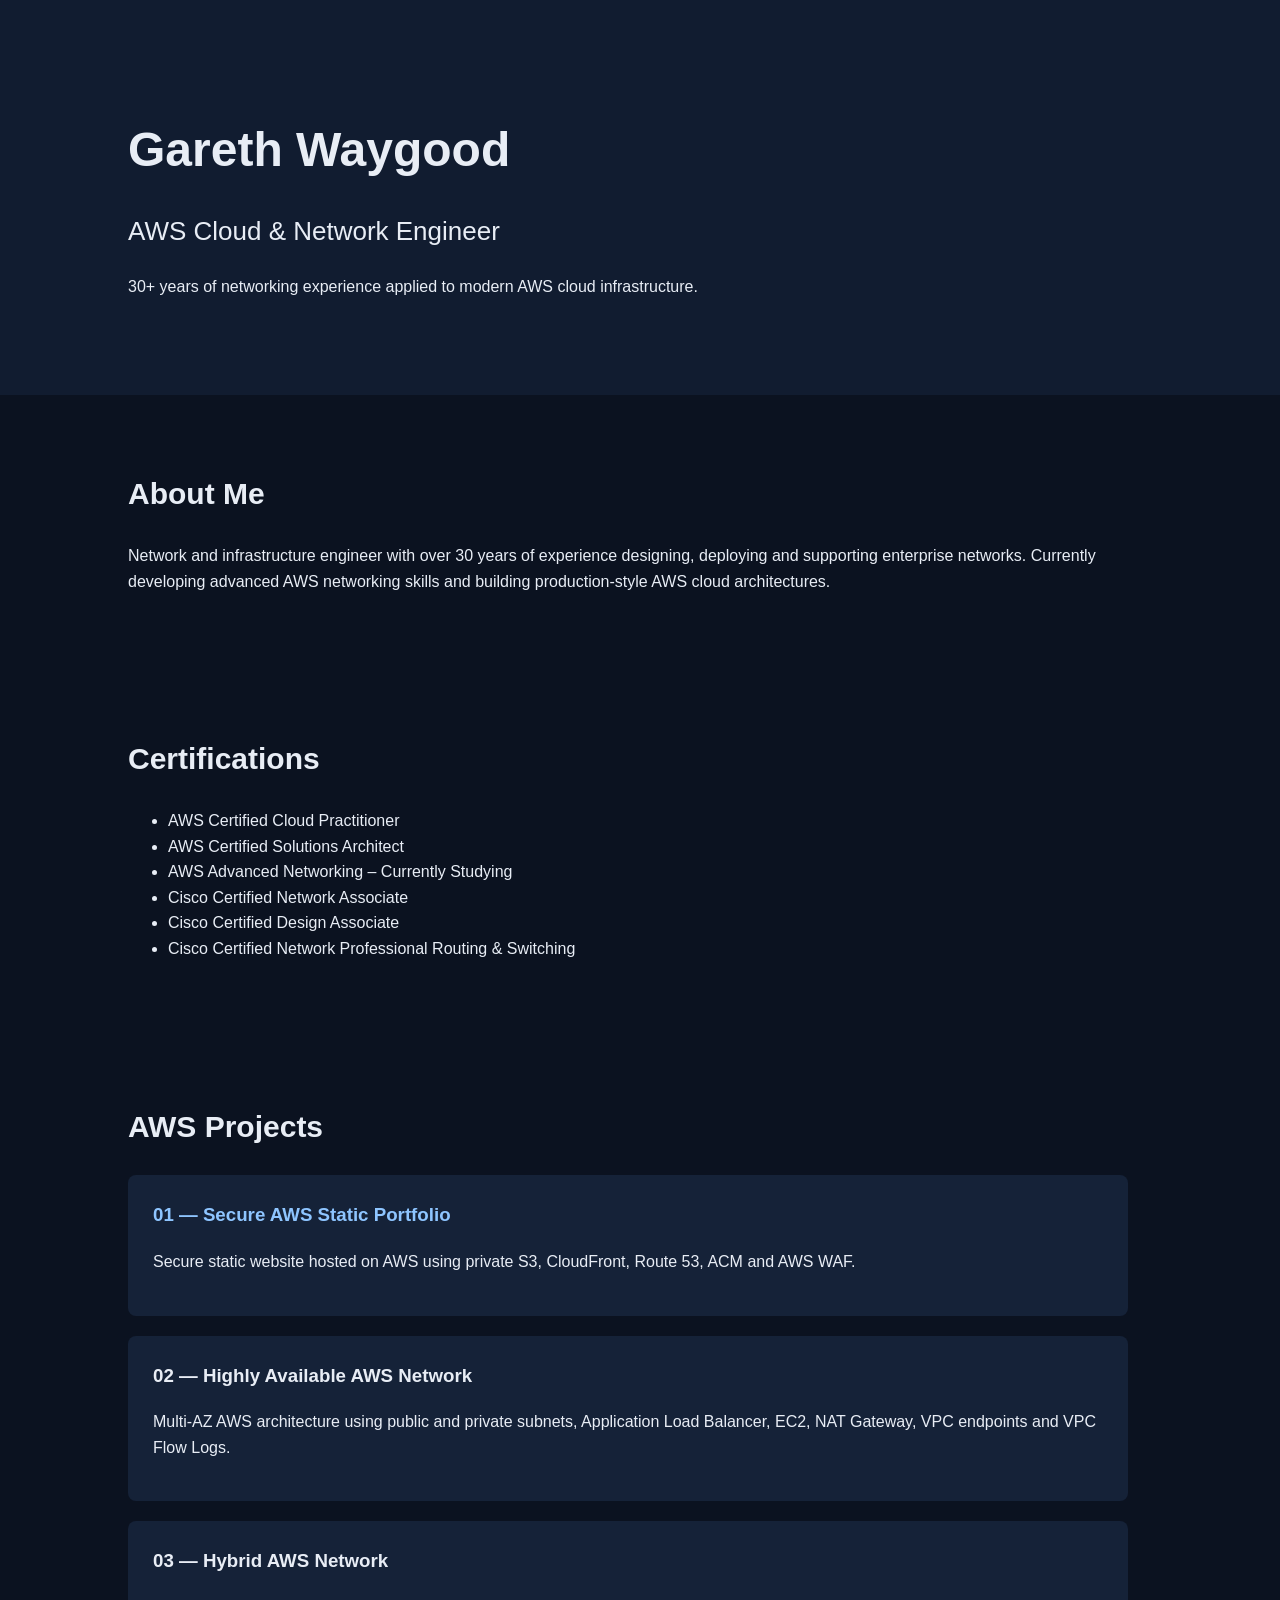
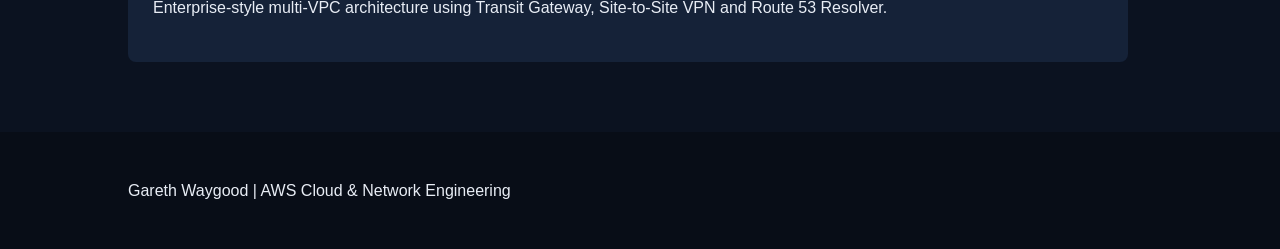
<file: index.html>
<!DOCTYPE html>
<html lang="en">
<head>
    <meta charset="UTF-8">
    <meta name="viewport" content="width=device-width, initial-scale=1.0">

    <title>Gareth Waygood | AWS Network Engineer</title>

    <link rel="stylesheet" href="styles.css">
</head>

<body>

<header>
    <h1>Gareth Waygood</h1>
    <h2>AWS Cloud & Network Engineer</h2>

    <p>
        30+ years of networking experience applied to modern
        AWS cloud infrastructure.
    </p>
</header>


<section>
    <h2>About Me</h2>

    <p>
        Network and infrastructure engineer with over 30 years
        of experience designing, deploying and supporting
        enterprise networks.

        Currently developing advanced AWS networking skills
        and building production-style AWS cloud architectures.
    </p>
</section>


<section>
    <h2>Certifications</h2>

    <ul>
        <li>AWS Certified Cloud Practitioner</li>
        <li>AWS Certified Solutions Architect</li>
        <li>AWS Advanced Networking – Currently Studying</li>
        <li>Cisco Certified Network Associate</li>
        <li>Cisco Certified Design Associate</li>
        <li>Cisco Certified Network Professional Routing & Switching</li>
    </ul>
</section>


<section>
    <h2>AWS Projects</h2>

  <div class="project">
    <h3>
        <a href="project1.html">
            01 — Secure AWS Static Portfolio
        </a>
    </h3>
    <p>
        Secure static website hosted on AWS using private S3,
        CloudFront, Route 53, ACM and AWS WAF.
    </p>
</div>


    <div class="project">
        <h3>02 — Highly Available AWS Network</h3>

        <p>
            Multi-AZ AWS architecture using public and private
            subnets, Application Load Balancer, EC2, NAT Gateway,
            VPC endpoints and VPC Flow Logs.
        </p>
    </div>


    <div class="project">
        <h3>03 — Hybrid AWS Network</h3>

        <p>
            Enterprise-style multi-VPC architecture using
            Transit Gateway, Site-to-Site VPN and Route 53
            Resolver.
        </p>
    </div>

</section>


<footer>
    <p>Gareth Waygood | AWS Cloud & Network Engineering</p>
</footer>

</body>
</html>
</file>
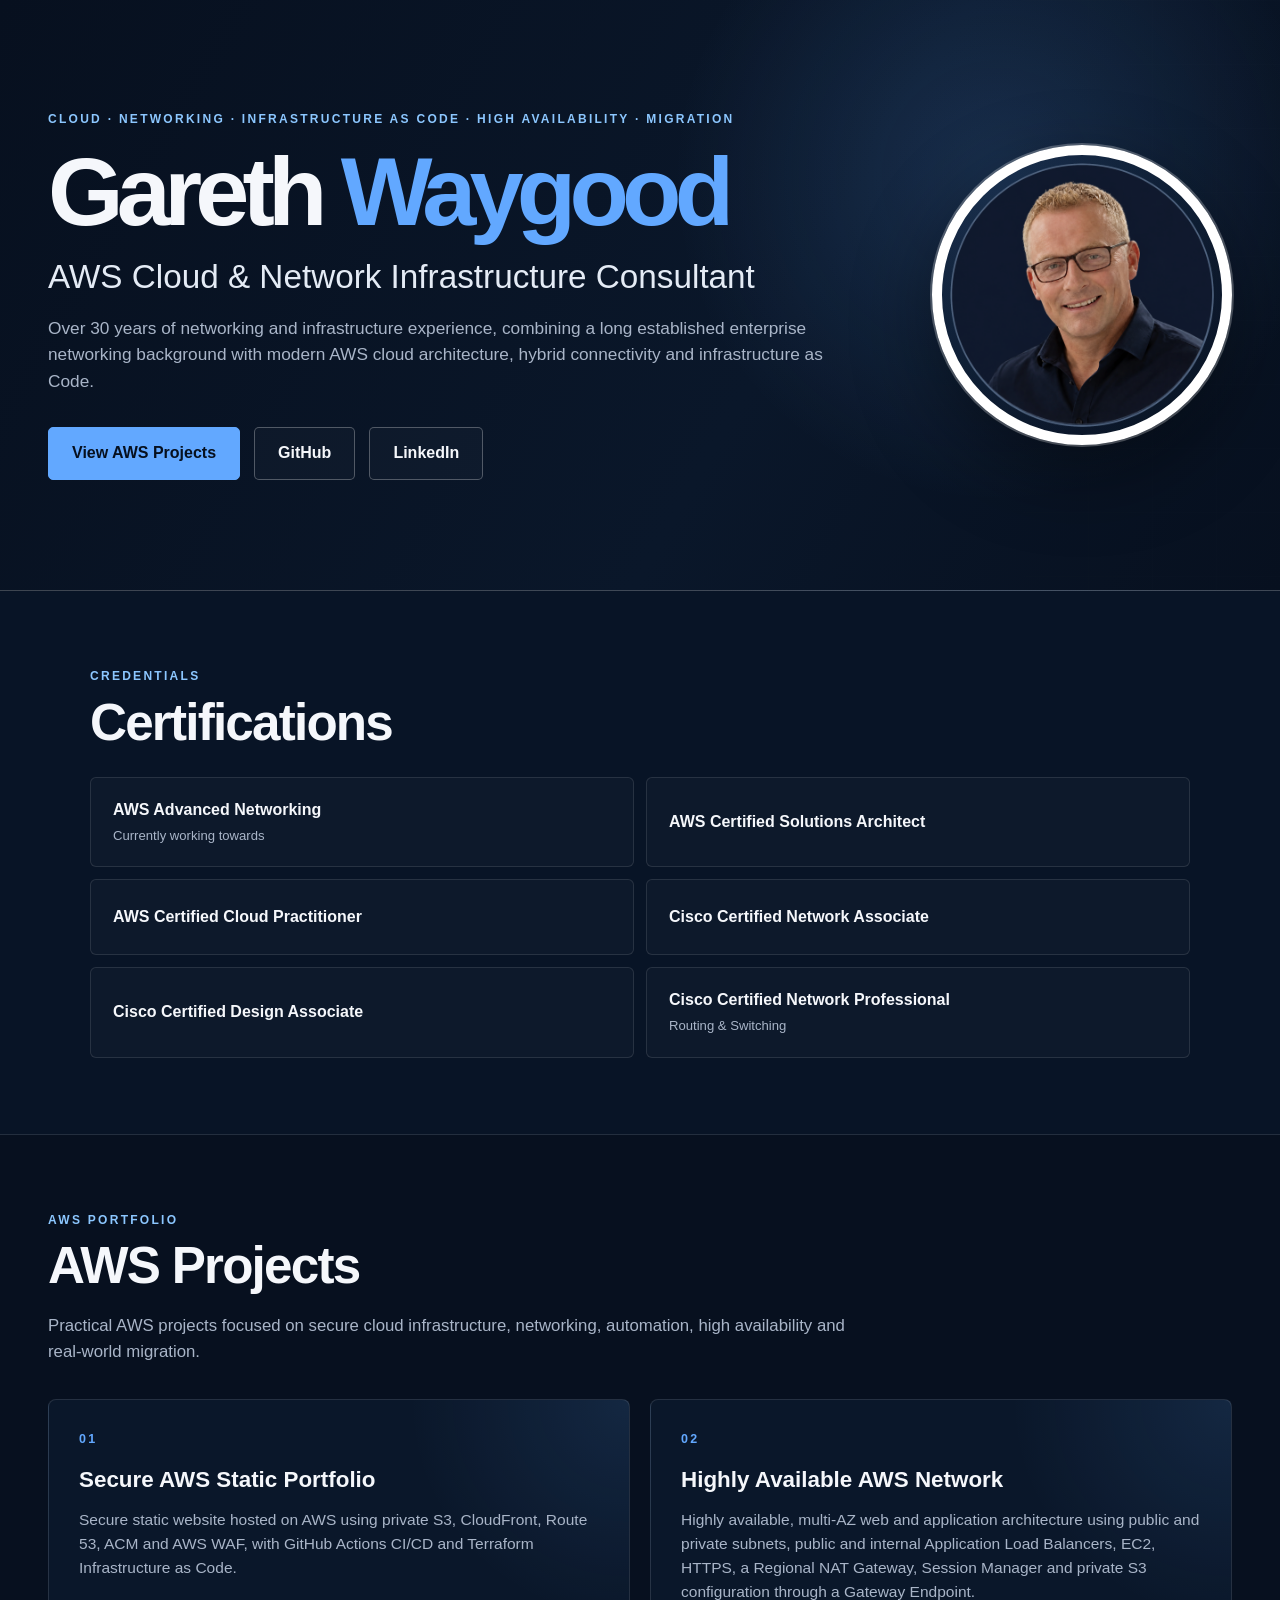
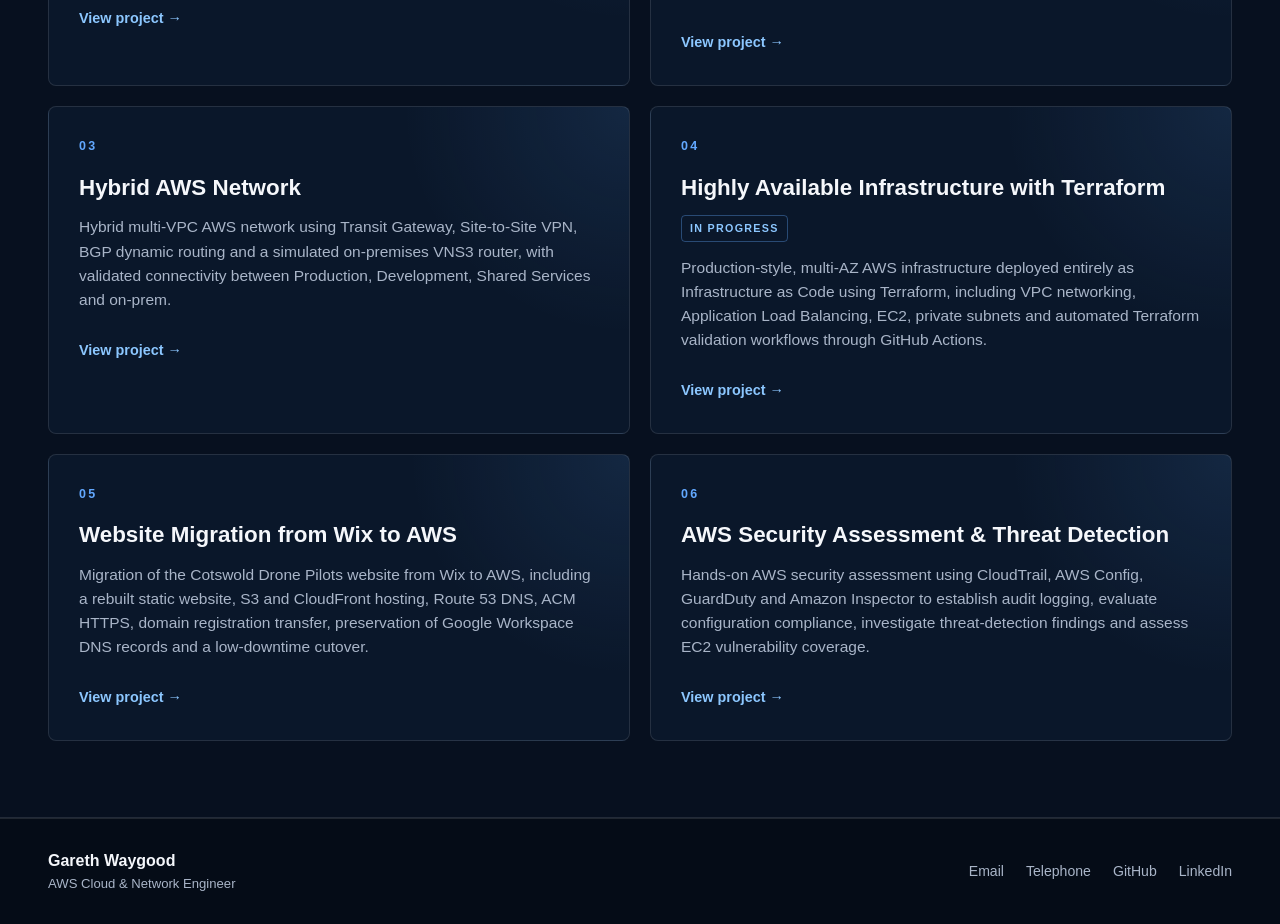
<file: site/index.html>
<!DOCTYPE html>
<html lang="en">
<head>
  <meta charset="UTF-8">
  <meta name="viewport" content="width=device-width, initial-scale=1.0">
  <meta name="description" content="Gareth Waygood — AWS Cloud & Network Engineer portfolio covering AWS networking, Terraform, CI/CD, hybrid connectivity and cloud infrastructure.">
  <title>Gareth Waygood | AWS Cloud & Network Engineer</title>
  <link rel="icon" type="image/png" href="favicon.png">
  <link rel="stylesheet" href="styles.css">
</head>
<body>
<main>
<section class="hero">
  <div class="container hero-layout">
    <div class="hero-copy">
      <div class="eyebrow">CLOUD · NETWORKING · INFRASTRUCTURE AS CODE · HIGH AVAILABILITY · MIGRATION</div>
      <h1>Gareth <span>Waygood</span></h1>
      <h2>AWS Cloud &amp; Network Infrastructure Consultant</h2>
      <p class="intro">Over 30 years of networking and infrastructure experience, combining a long established enterprise networking background with modern AWS cloud architecture, hybrid connectivity and infrastructure as Code.</p>
      <div class="actions">
        <a class="button primary" href="#projects">View AWS Projects</a>
        <a class="button" href="https://github.com/garethwaygood-maker" target="_blank" rel="noopener">GitHub</a>
        <a class="button" href="https://www.linkedin.com/in/garethwaygood/" target="_blank" rel="noopener">LinkedIn</a>
      </div>
    </div>
    <div class="photo-wrap">
      <img class="profile-photo" src="images/proheadshot.png" alt="Professional headshot of Gareth Waygood">
    </div>
  </div>
</section>

<section class="content-section alternate">
  <div class="container narrow">
    <div class="section-eyebrow">CREDENTIALS</div>
    <h2>Certifications</h2>
    <div class="cert-grid">
      <div>AWS Advanced Networking <span>Currently working towards</span></div>
      <div>AWS Certified Solutions Architect</div>
      <div>AWS Certified Cloud Practitioner</div>
      <div>Cisco Certified Network Associate</div>
      <div>Cisco Certified Design Associate</div>
      <div>Cisco Certified Network Professional <span>Routing &amp; Switching</span></div>
    </div>
  </div>
</section>

<section class="content-section projects-section" id="projects">
  <div class="container">
    <div class="section-eyebrow">AWS PORTFOLIO</div>
    <h2>AWS Projects</h2>
    <p class="section-intro">Practical AWS projects focused on secure cloud infrastructure, networking, automation, high availability and real-world migration.</p>
    <div class="projects-grid">
      <article class="project"><div class="project-number">01</div><h3><a href="project1.html">Secure AWS Static Portfolio</a></h3><p>Secure static website hosted on AWS using private S3, CloudFront, Route 53, ACM and AWS WAF, with GitHub Actions CI/CD and Terraform Infrastructure as Code.</p><a class="project-link" href="project1.html">View project →</a></article>
      <article class="project"><div class="project-number">02</div><h3><a href="project2.html">Highly Available AWS Network</a></h3><p>Highly available, multi-AZ web and application architecture using public and private subnets, public and internal Application Load Balancers, EC2, HTTPS, a Regional NAT Gateway, Session Manager and private S3 configuration through a Gateway Endpoint.</p><a class="project-link" href="project2.html">View project →</a></article>
      <article class="project"><div class="project-number">03</div><h3><a href="project3.html">Hybrid AWS Network</a></h3><p>Hybrid multi-VPC AWS network using Transit Gateway, Site-to-Site VPN, BGP dynamic routing and a simulated on-premises VNS3 router, with validated connectivity between Production, Development, Shared Services and on-prem.</p><a class="project-link" href="project3.html">View project →</a></article>
      <article class="project"><div class="project-number">04</div><h3><a href="project4.html">Highly Available Infrastructure with Terraform</a></h3><div class="status">IN PROGRESS</div><p>Production-style, multi-AZ AWS infrastructure deployed entirely as Infrastructure as Code using Terraform, including VPC networking, Application Load Balancing, EC2, private subnets and automated Terraform validation workflows through GitHub Actions.</p><a class="project-link" href="project4.html">View project →</a></article>
      <article class="project"><div class="project-number">05</div><h3><a href="project5.html">Website Migration from Wix to AWS</a></h3><p>Migration of the Cotswold Drone Pilots website from Wix to AWS, including a rebuilt static website, S3 and CloudFront hosting, Route 53 DNS, ACM HTTPS, domain registration transfer, preservation of Google Workspace DNS records and a low-downtime cutover.</p><a class="project-link" href="project5.html">View project →</a></article>
      <article class="project"><div class="project-number">06</div><h3><a href="project6.html">AWS Security Assessment &amp; Threat Detection</a></h3><p>Hands-on AWS security assessment using CloudTrail, AWS Config, GuardDuty and Amazon Inspector to establish audit logging, evaluate configuration compliance, investigate threat-detection findings and assess EC2 vulnerability coverage.</p><a class="project-link" href="project6.html">View project →</a></article>
    </div>
  </div>
</section>
</main>
<footer>
  <div class="container footer-inner">
    <div><strong>Gareth Waygood</strong><span>AWS Cloud &amp; Network Engineer</span></div>
    <div class="footer-links">
      <a href="mailto:gareth@waygood.net">Email</a>
      <a href="tel:+447971277177">Telephone</a>
      <a href="https://github.com/garethwaygood-maker" target="_blank" rel="noopener">GitHub</a>
      <a href="https://www.linkedin.com/in/garethwaygood/" target="_blank" rel="noopener">LinkedIn</a>
    </div>
  </div>
</footer>
</body>
</html>
</file>
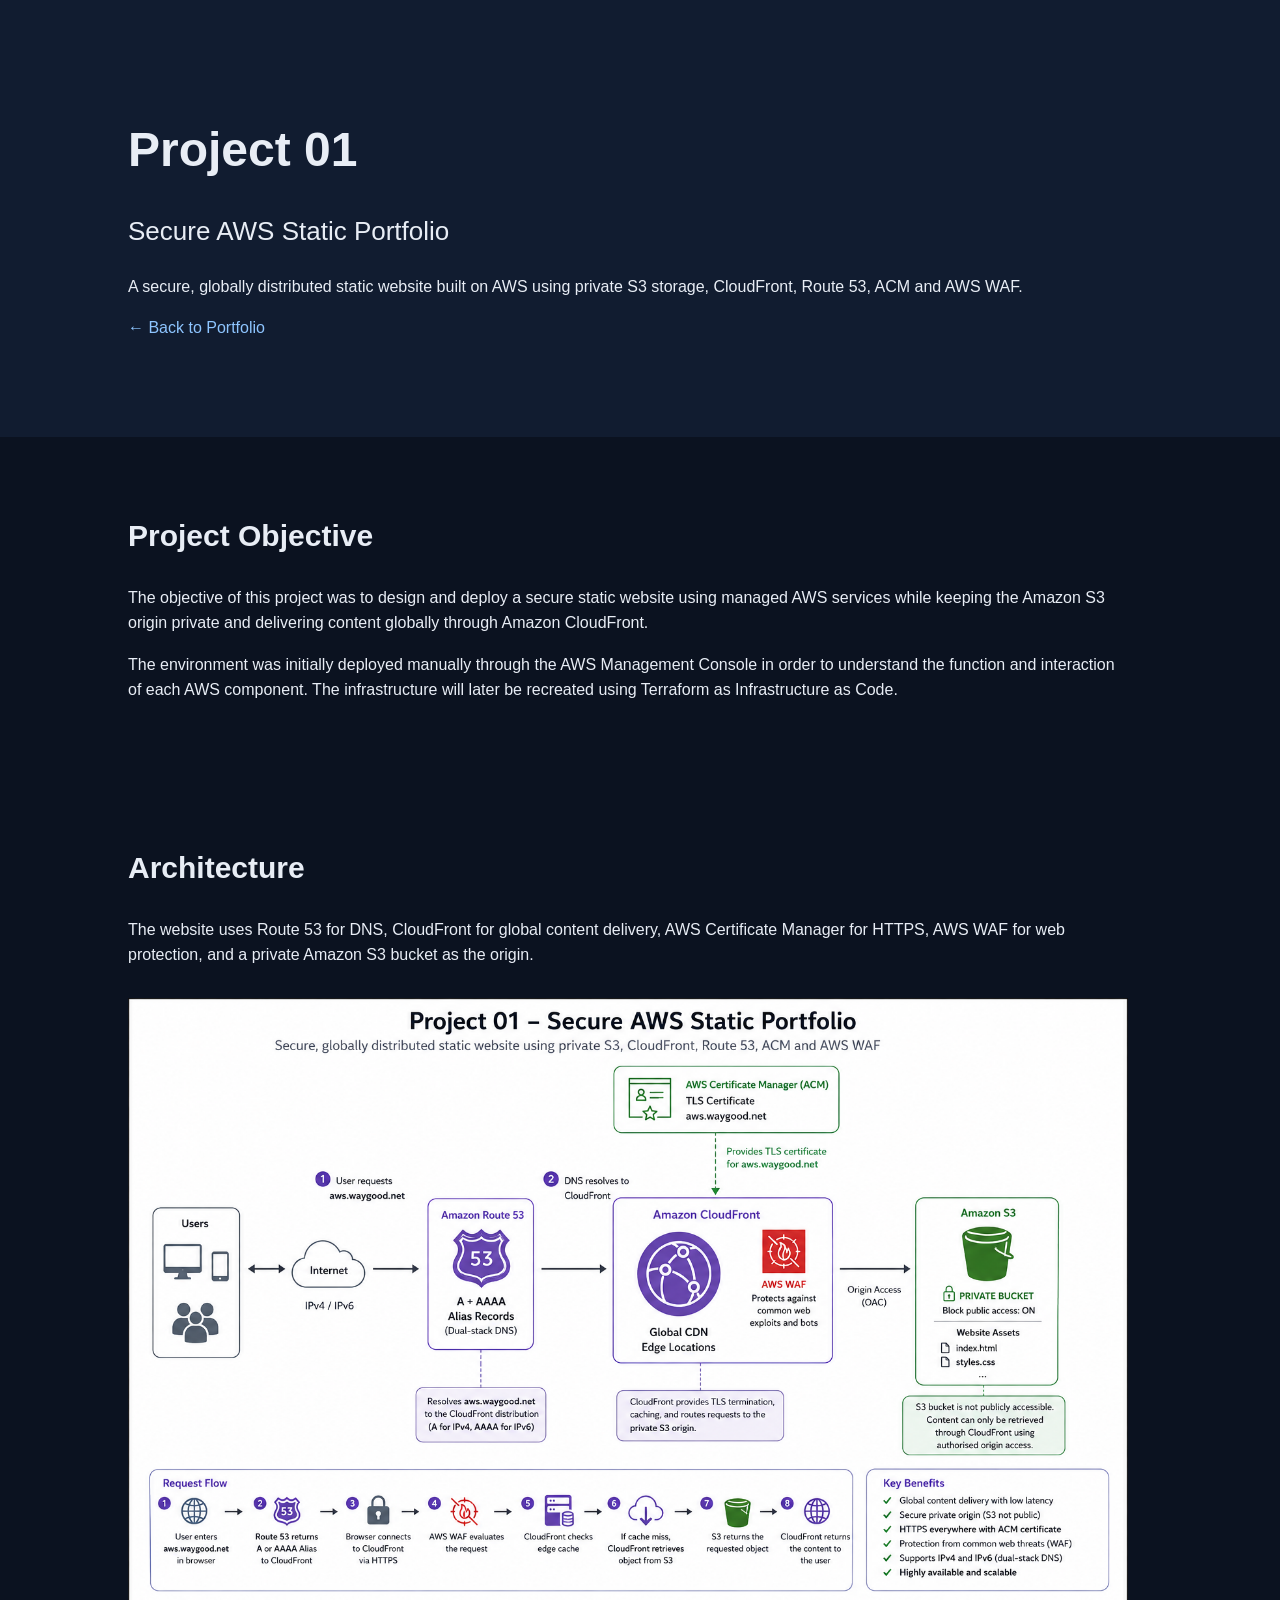
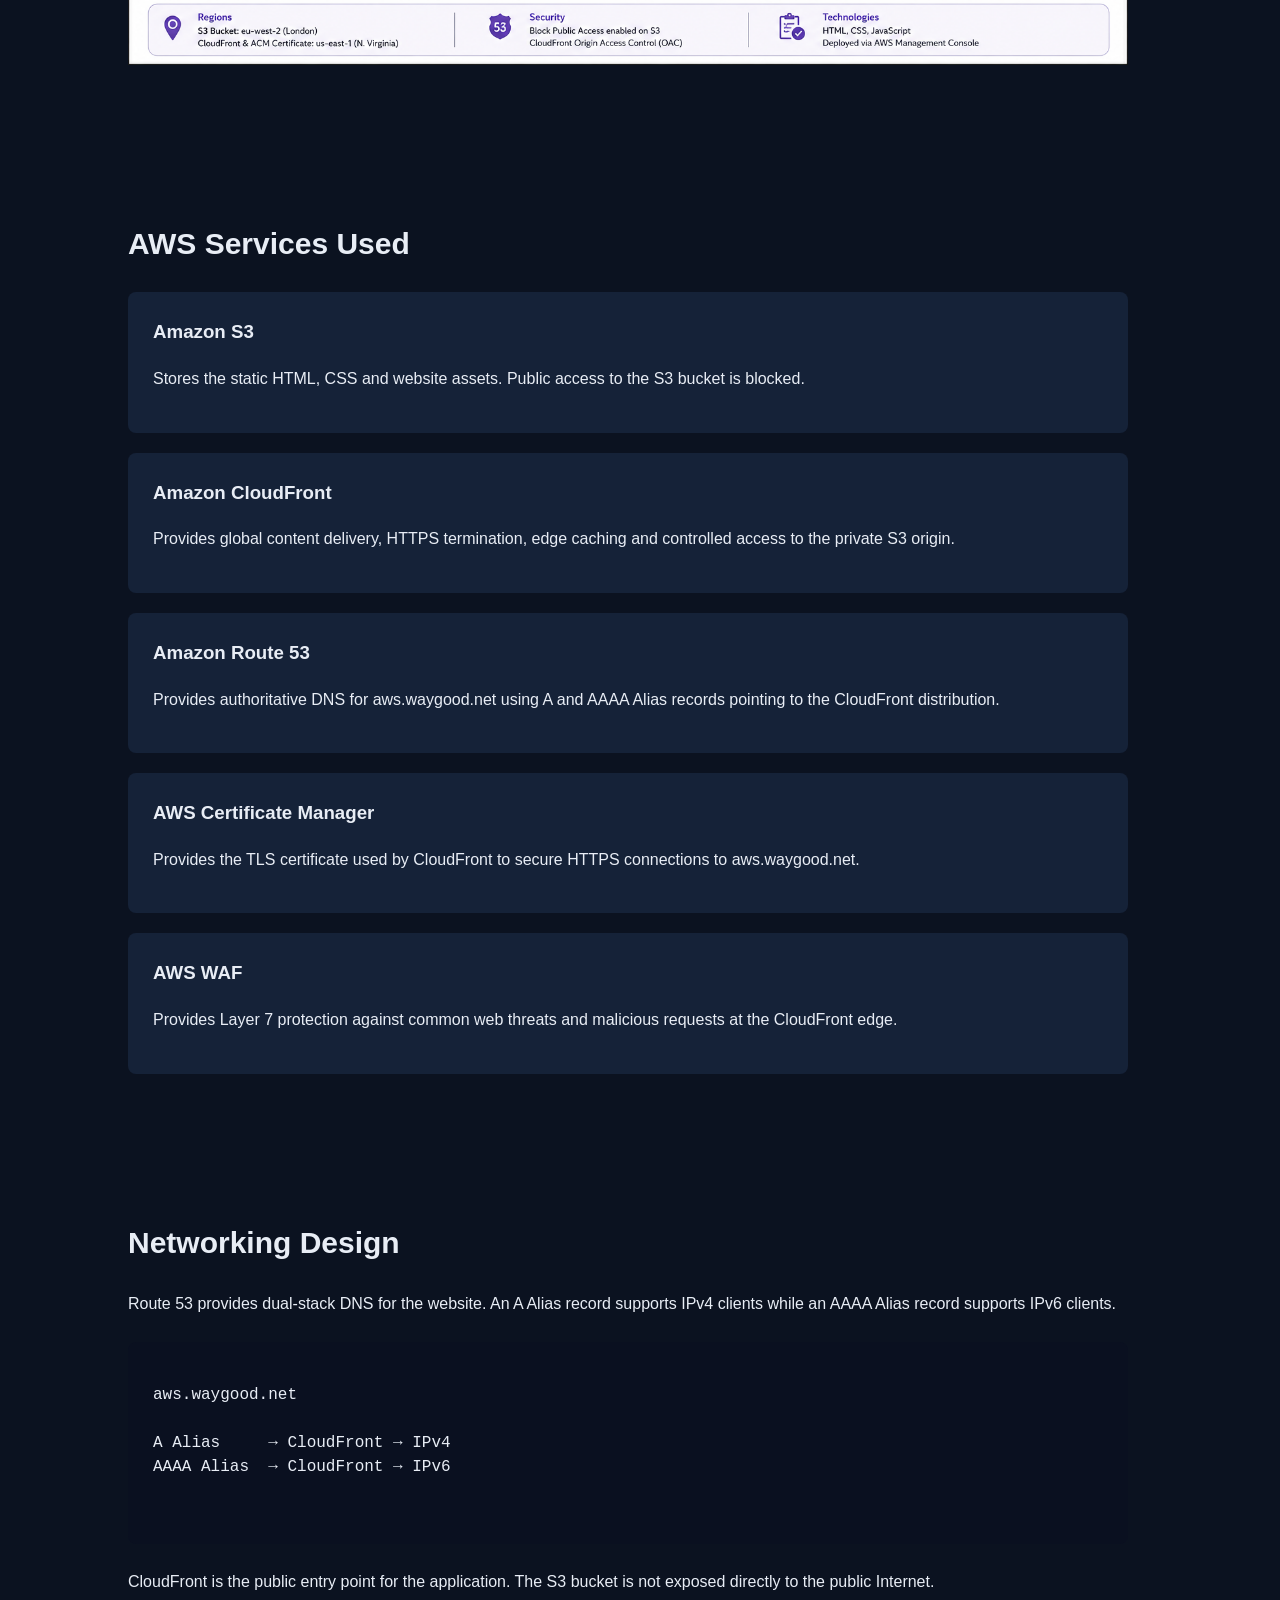
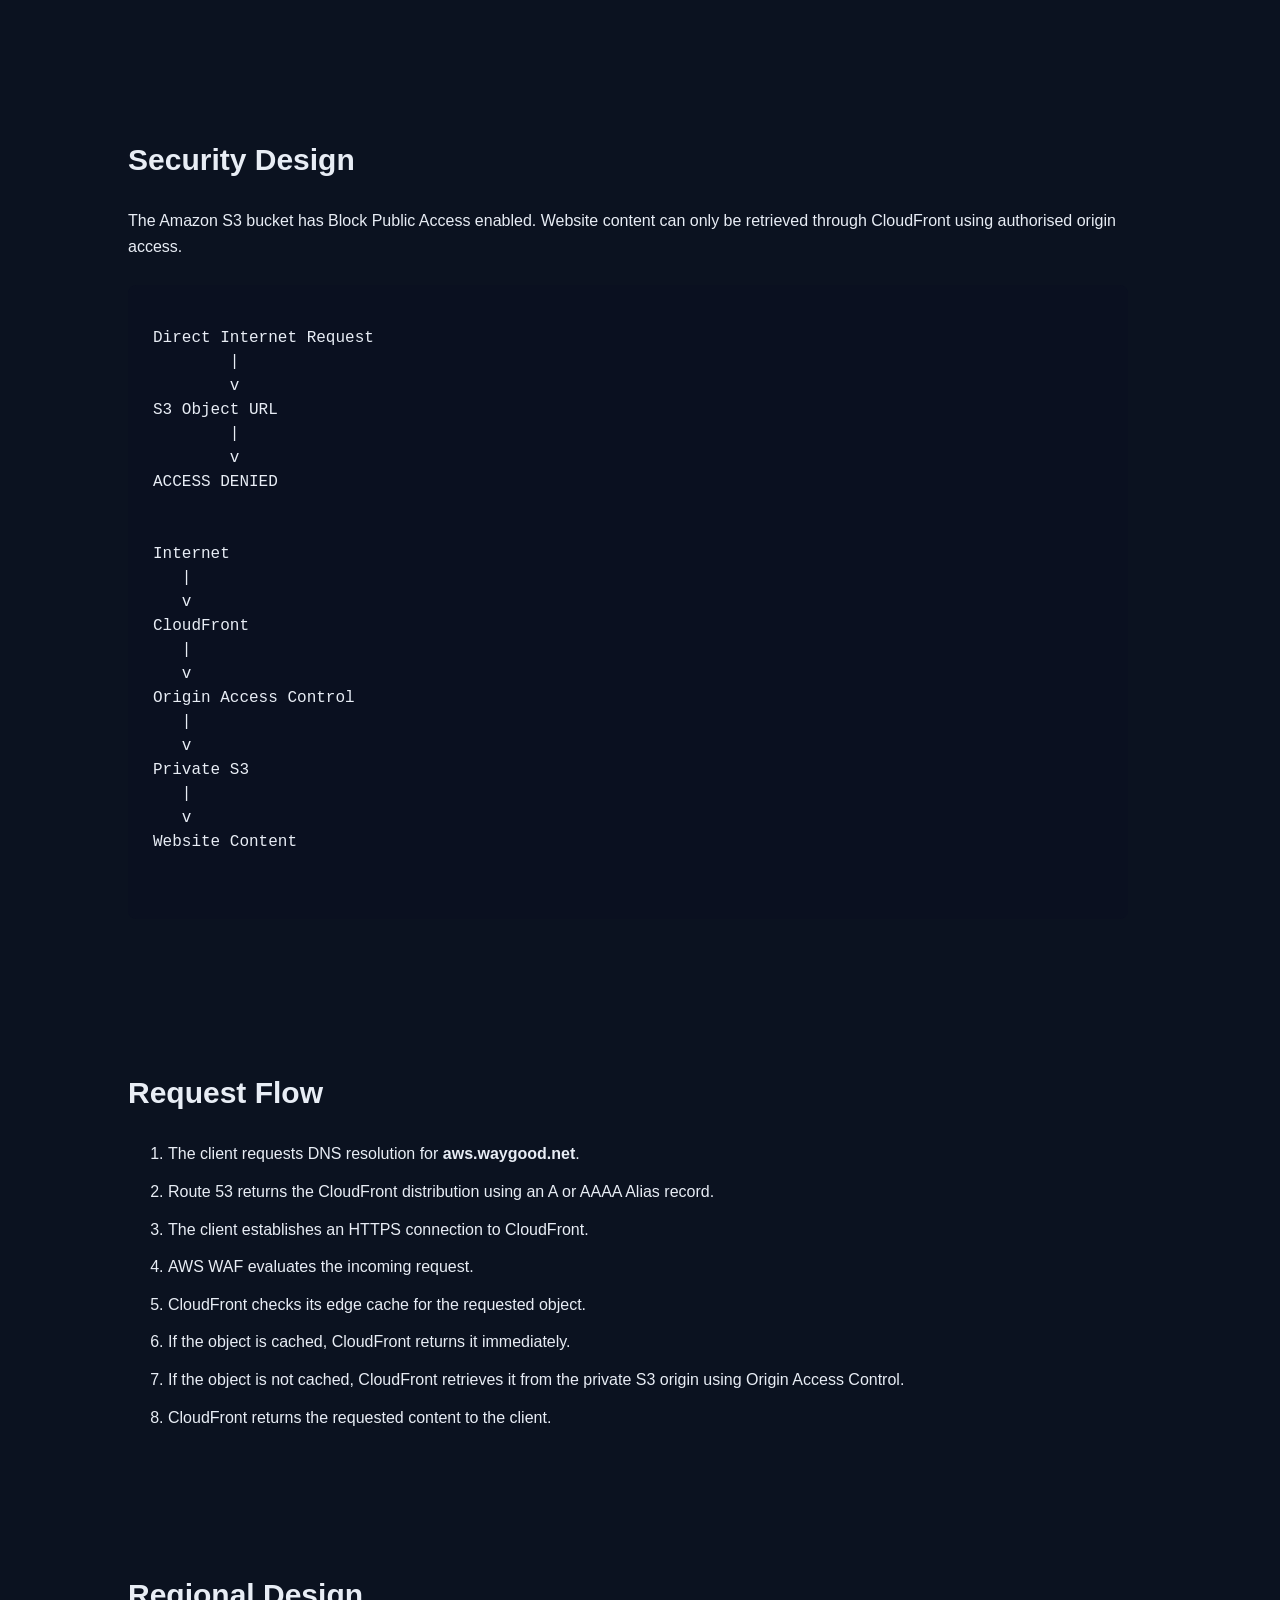
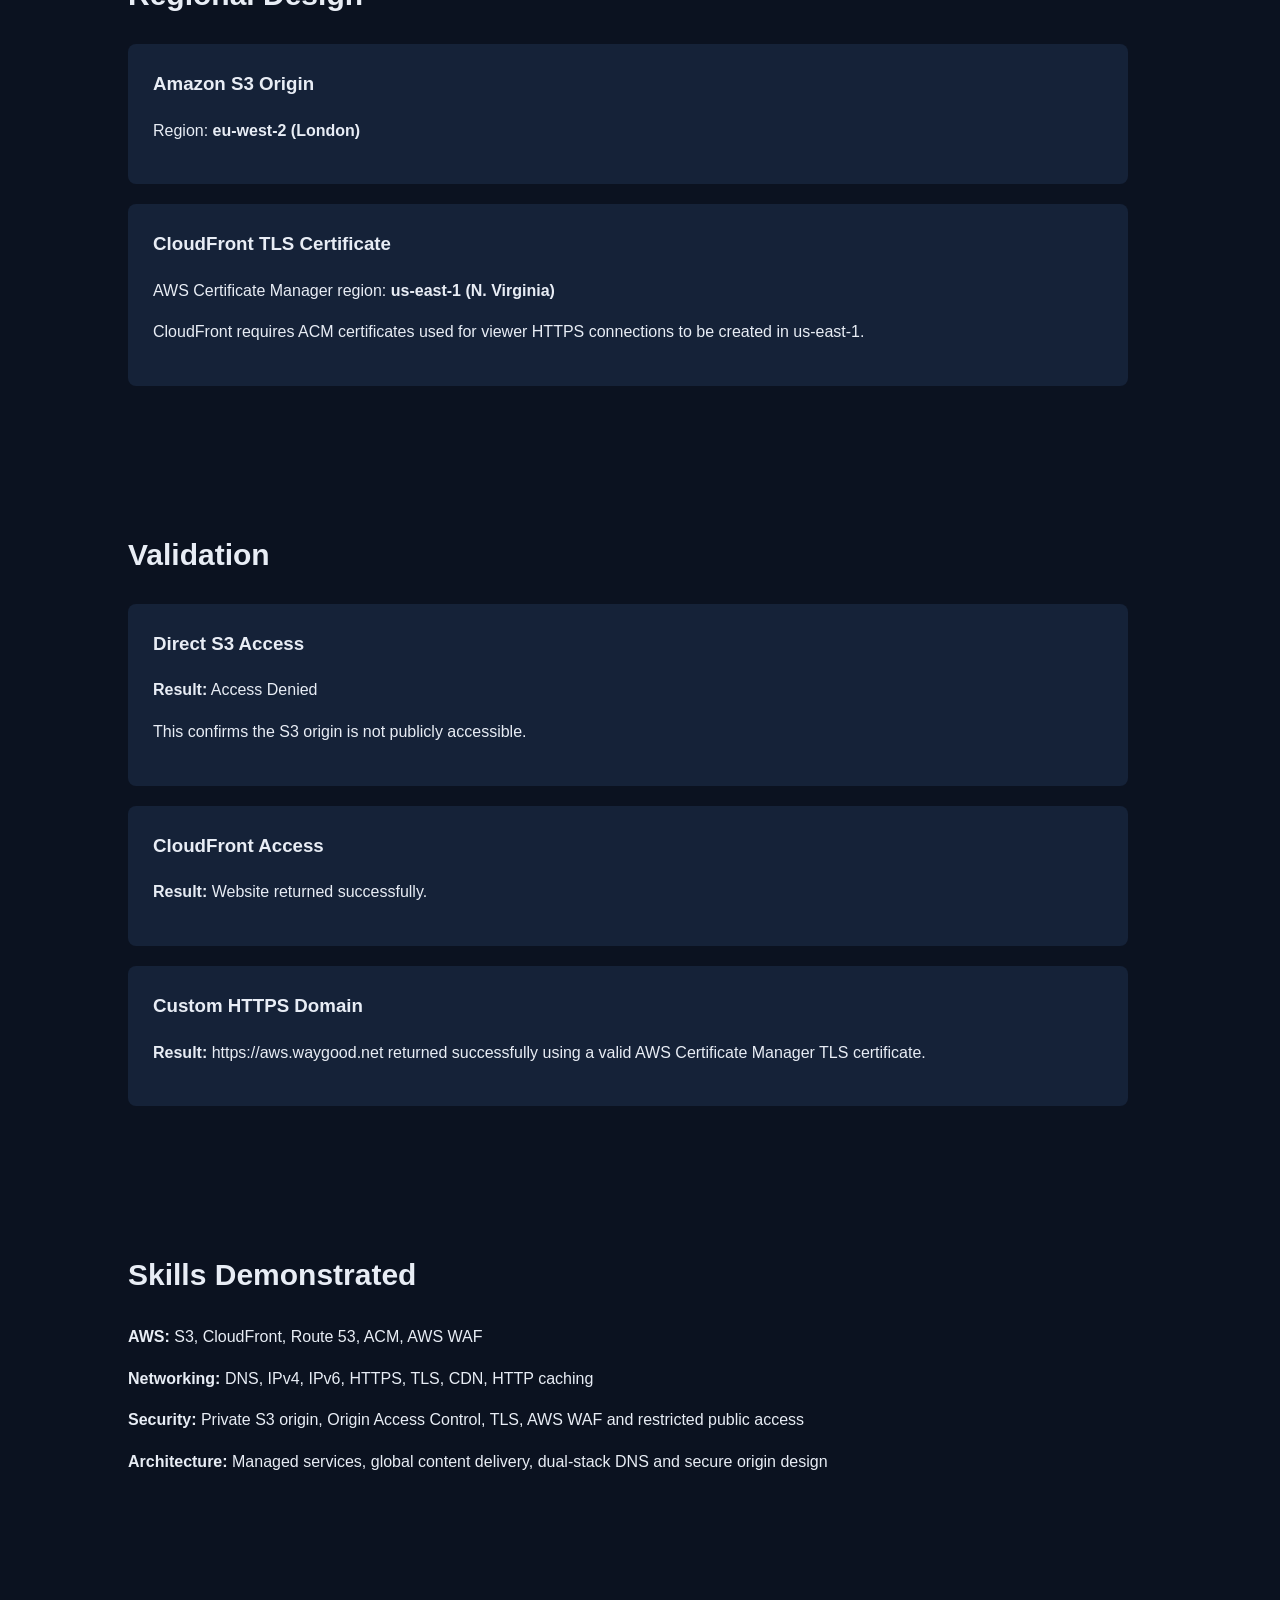
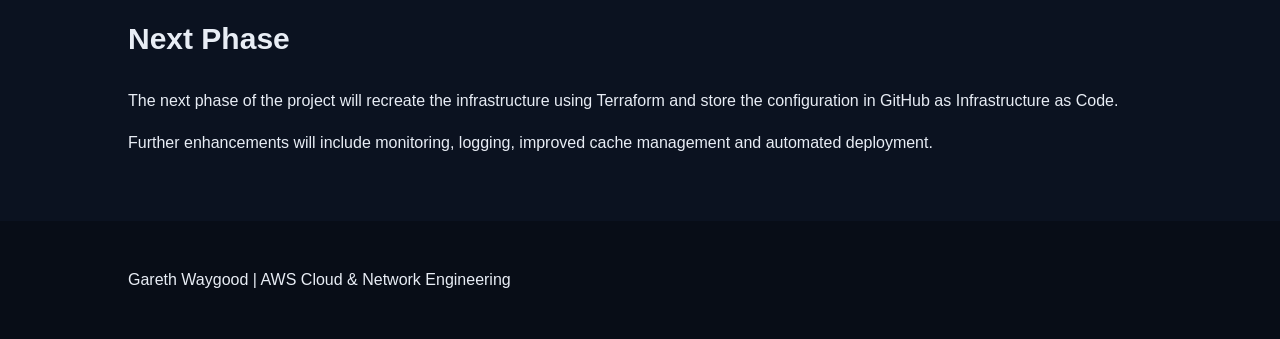
<file: project1.html>
<!DOCTYPE html>
<html lang="en">
<head>
    <meta charset="UTF-8">
    <meta name="viewport" content="width=device-width, initial-scale=1.0">

    <title>Project 01 | Secure AWS Static Portfolio</title>

    <link rel="stylesheet" href="styles.css">
</head>

<body>

<header>
    <h1>Project 01</h1>
    <h2>Secure AWS Static Portfolio</h2>

    <p>
        A secure, globally distributed static website built on AWS
        using private S3 storage, CloudFront, Route 53, ACM and AWS WAF.
    </p>

    <p>
        <a href="index.html">← Back to Portfolio</a>
    </p>
</header>


<section>
    <h2>Project Objective</h2>

    <p>
        The objective of this project was to design and deploy a secure
        static website using managed AWS services while keeping the
        Amazon S3 origin private and delivering content globally through
        Amazon CloudFront.
    </p>

    <p>
        The environment was initially deployed manually through the
        AWS Management Console in order to understand the function
        and interaction of each AWS component. The infrastructure will
        later be recreated using Terraform as Infrastructure as Code.
    </p>
</section>


<section>
    <h2>Architecture</h2>

    <p>
        The website uses Route 53 for DNS, CloudFront for global content
        delivery, AWS Certificate Manager for HTTPS, AWS WAF for web
        protection, and a private Amazon S3 bucket as the origin.
    </p>

    <div class="architecture-image">
        <img
            src="images/aws-project01-architecture.png"
            alt="AWS architecture diagram showing Route 53, CloudFront, ACM, AWS WAF and a private Amazon S3 bucket"
        >
    </div>
</section>


<section>
    <h2>AWS Services Used</h2>

    <div class="project">
        <h3>Amazon S3</h3>

        <p>
            Stores the static HTML, CSS and website assets.
            Public access to the S3 bucket is blocked.
        </p>
    </div>


    <div class="project">
        <h3>Amazon CloudFront</h3>

        <p>
            Provides global content delivery, HTTPS termination,
            edge caching and controlled access to the private S3 origin.
        </p>
    </div>


    <div class="project">
        <h3>Amazon Route 53</h3>

        <p>
            Provides authoritative DNS for aws.waygood.net using
            A and AAAA Alias records pointing to the CloudFront distribution.
        </p>
    </div>


    <div class="project">
        <h3>AWS Certificate Manager</h3>

        <p>
            Provides the TLS certificate used by CloudFront to secure
            HTTPS connections to aws.waygood.net.
        </p>
    </div>


    <div class="project">
        <h3>AWS WAF</h3>

        <p>
            Provides Layer 7 protection against common web threats
            and malicious requests at the CloudFront edge.
        </p>
    </div>
</section>


<section>
    <h2>Networking Design</h2>

    <p>
        Route 53 provides dual-stack DNS for the website.
        An A Alias record supports IPv4 clients while an AAAA Alias
        record supports IPv6 clients.
    </p>

    <div class="architecture">
        <pre>
aws.waygood.net

A Alias     → CloudFront → IPv4
AAAA Alias  → CloudFront → IPv6
        </pre>
    </div>

    <p>
        CloudFront is the public entry point for the application.
        The S3 bucket is not exposed directly to the public Internet.
    </p>
</section>


<section>
    <h2>Security Design</h2>

    <p>
        The Amazon S3 bucket has Block Public Access enabled.
        Website content can only be retrieved through CloudFront
        using authorised origin access.
    </p>

    <div class="architecture">
        <pre>
Direct Internet Request
        |
        v
S3 Object URL
        |
        v
ACCESS DENIED


Internet
   |
   v
CloudFront
   |
   v
Origin Access Control
   |
   v
Private S3
   |
   v
Website Content
        </pre>
    </div>
</section>


<section>
    <h2>Request Flow</h2>

    <ol>
        <li>
            The client requests DNS resolution for
            <strong>aws.waygood.net</strong>.
        </li>

        <li>
            Route 53 returns the CloudFront distribution using
            an A or AAAA Alias record.
        </li>

        <li>
            The client establishes an HTTPS connection to CloudFront.
        </li>

        <li>
            AWS WAF evaluates the incoming request.
        </li>

        <li>
            CloudFront checks its edge cache for the requested object.
        </li>

        <li>
            If the object is cached, CloudFront returns it immediately.
        </li>

        <li>
            If the object is not cached, CloudFront retrieves it from
            the private S3 origin using Origin Access Control.
        </li>

        <li>
            CloudFront returns the requested content to the client.
        </li>
    </ol>
</section>


<section>
    <h2>Regional Design</h2>

    <div class="project">
        <h3>Amazon S3 Origin</h3>

        <p>
            Region: <strong>eu-west-2 (London)</strong>
        </p>
    </div>


    <div class="project">
        <h3>CloudFront TLS Certificate</h3>

        <p>
            AWS Certificate Manager region:
            <strong>us-east-1 (N. Virginia)</strong>
        </p>

        <p>
            CloudFront requires ACM certificates used for viewer HTTPS
            connections to be created in us-east-1.
        </p>
    </div>
</section>


<section>
    <h2>Validation</h2>

    <div class="project">
        <h3>Direct S3 Access</h3>

        <p>
            <strong>Result:</strong> Access Denied
        </p>

        <p>
            This confirms the S3 origin is not publicly accessible.
        </p>
    </div>


    <div class="project">
        <h3>CloudFront Access</h3>

        <p>
            <strong>Result:</strong> Website returned successfully.
        </p>
    </div>


    <div class="project">
        <h3>Custom HTTPS Domain</h3>

        <p>
            <strong>Result:</strong>
            https://aws.waygood.net returned successfully using
            a valid AWS Certificate Manager TLS certificate.
        </p>
    </div>
</section>


<section>
    <h2>Skills Demonstrated</h2>

    <p>
        <strong>AWS:</strong>
        S3, CloudFront, Route 53, ACM, AWS WAF
    </p>

    <p>
        <strong>Networking:</strong>
        DNS, IPv4, IPv6, HTTPS, TLS, CDN, HTTP caching
    </p>

    <p>
        <strong>Security:</strong>
        Private S3 origin, Origin Access Control, TLS,
        AWS WAF and restricted public access
    </p>

    <p>
        <strong>Architecture:</strong>
        Managed services, global content delivery,
        dual-stack DNS and secure origin design
    </p>
</section>


<section>
    <h2>Next Phase</h2>

    <p>
        The next phase of the project will recreate the infrastructure
        using Terraform and store the configuration in GitHub as
        Infrastructure as Code.
    </p>

    <p>
        Further enhancements will include monitoring, logging,
        improved cache management and automated deployment.
    </p>
</section>


<footer>
    <p>Gareth Waygood | AWS Cloud & Network Engineering</p>
</footer>

</body>
</html>
</file>
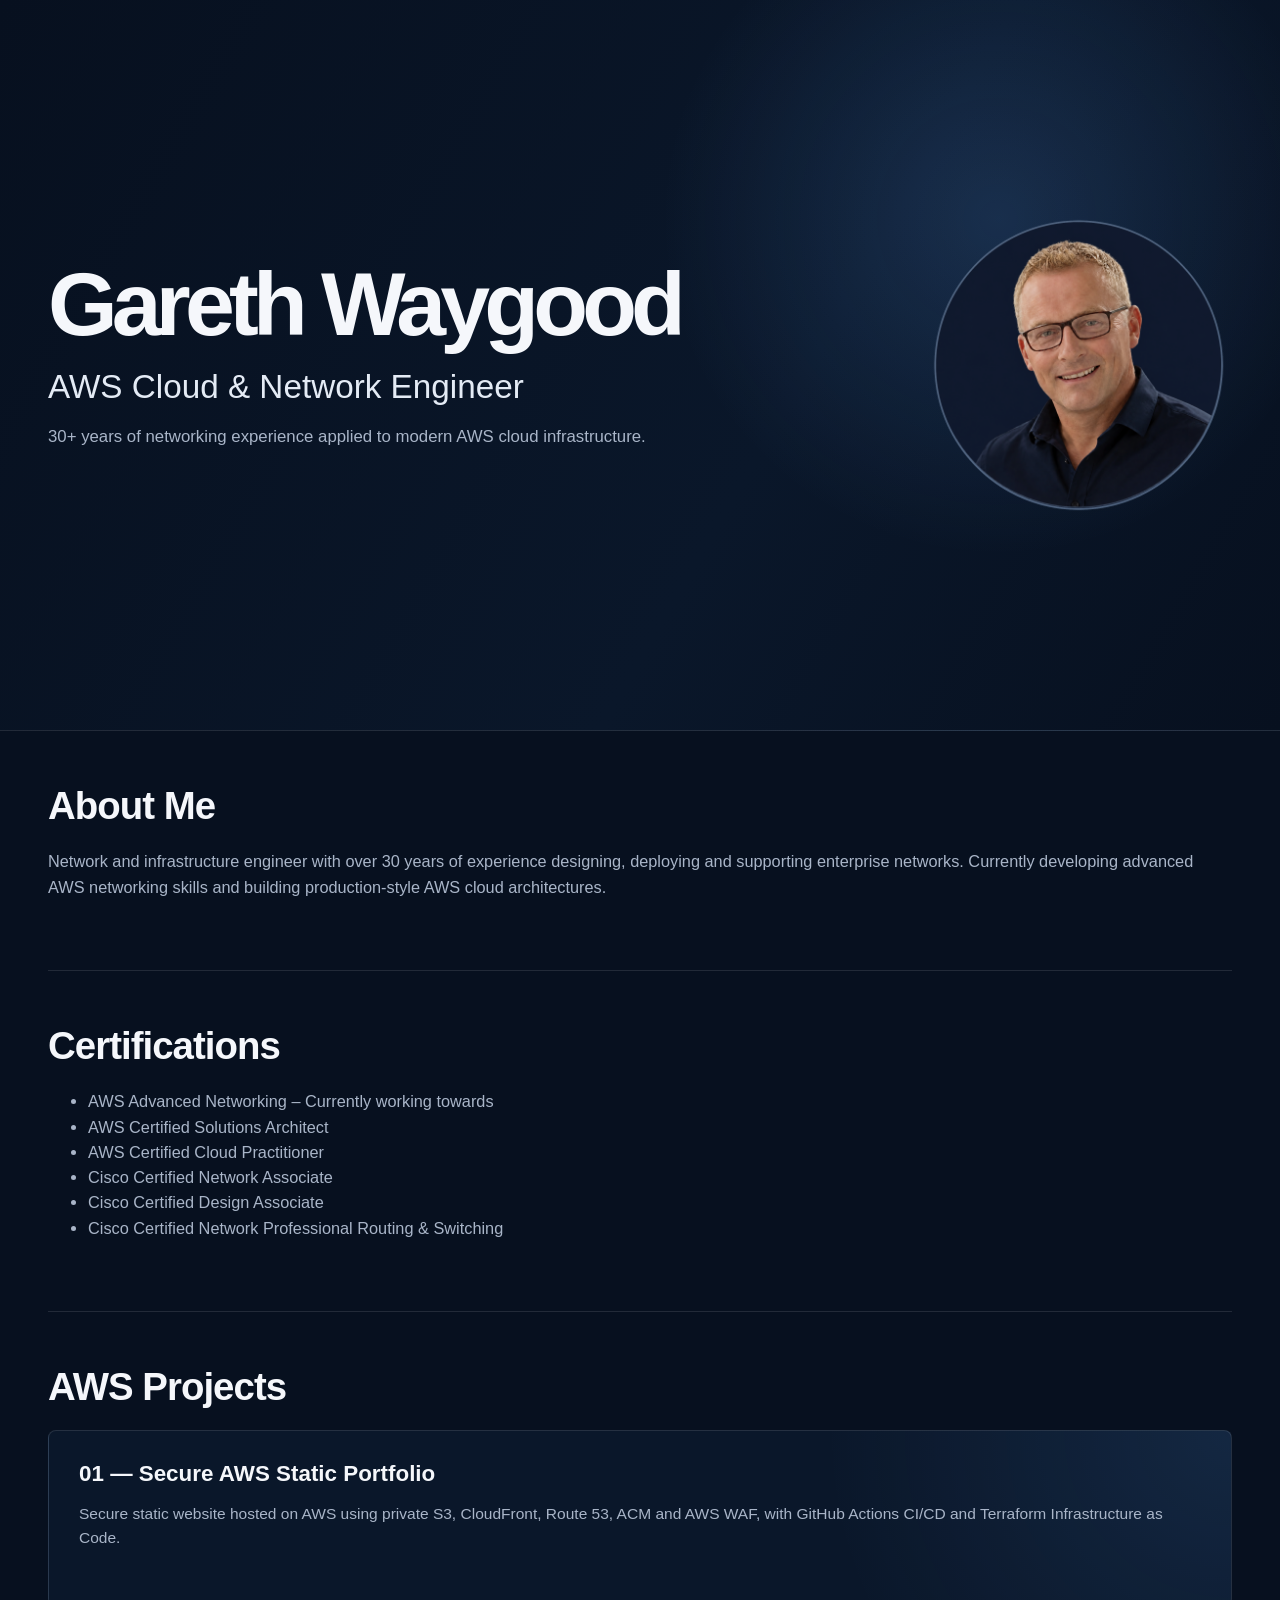
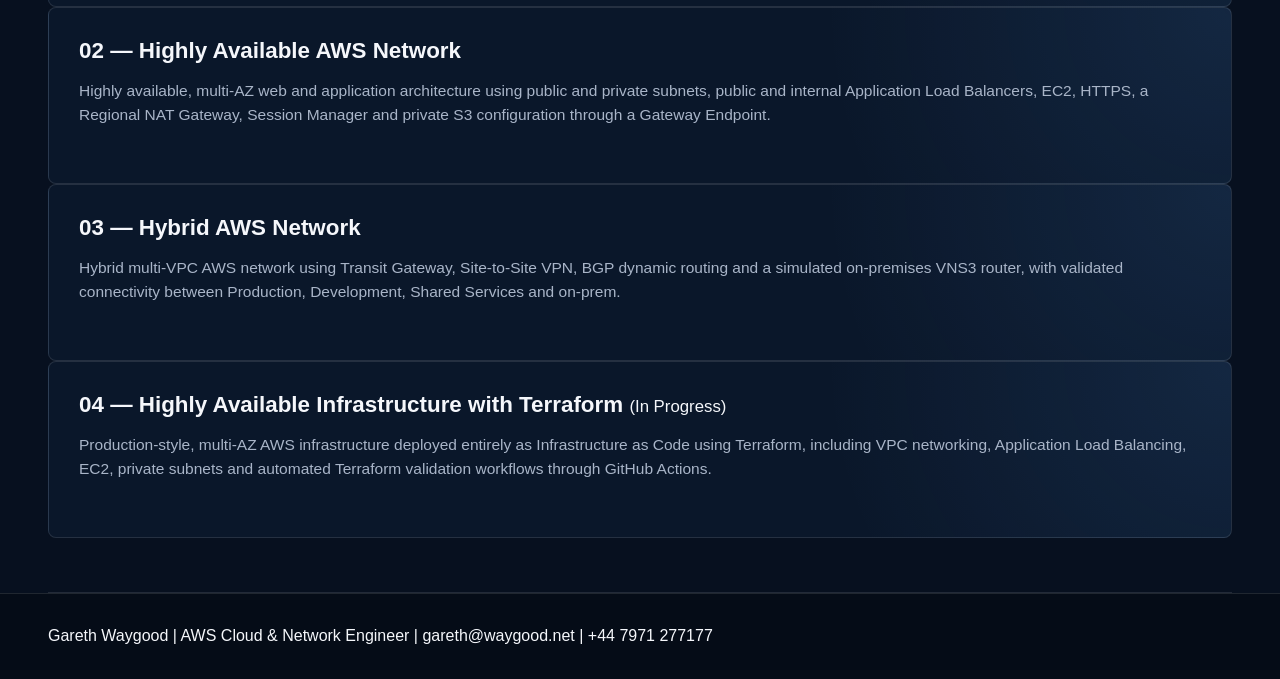
<file: site/index-old5.html>
<!DOCTYPE html>
<html lang="en">
<head>
    <meta charset="UTF-8">
    <meta name="viewport" content="width=device-width, initial-scale=1.0">

    <title>Gareth Waygood | AWS Network Engineer</title>

    <link rel="stylesheet" href="styles.css">

    <style>
        .hero-layout {
            display: flex;
            align-items: center;
            justify-content: space-between;
            gap: 3rem;
            max-width: 1400px;
            margin: 0 auto;
        }

        .hero-copy {
            flex: 1 1 auto;
            min-width: 0;
        }

        .hero-headshot {
            display: block;
            flex: 0 0 auto;
            width: clamp(220px, 24vw, 350px);
            height: auto;
            object-fit: contain;
        }

        footer a {
            color: inherit;
            text-decoration: none;
        }

        footer a:hover,
        footer a:focus-visible {
            text-decoration: underline;
        }

        @media (max-width: 760px) {
            .hero-layout {
                flex-direction: column;
                align-items: flex-start;
                gap: 2rem;
            }

            .hero-headshot {
                width: min(280px, 80vw);
                align-self: center;
            }
        }
    </style>
</head>

<body>

<header>
    <div class="hero-layout">
        <div class="hero-copy">
            <h1>Gareth Waygood</h1>
            <h2>AWS Cloud &amp; Network Engineer</h2>

            <p>
                30+ years of networking experience applied to modern
                AWS cloud infrastructure.
            </p>
        </div>

        <img
            class="hero-headshot"
            src="images/proheadshot.png"
            alt="Professional headshot of Gareth Waygood"
            width="350"
            height="350"
        >
    </div>
</header>


<section>
    <h2>About Me</h2>

    <p>
        Network and infrastructure engineer with over 30 years
        of experience designing, deploying and supporting
        enterprise networks.

        Currently developing advanced AWS networking skills
        and building production-style AWS cloud architectures.
    </p>
</section>

<section>
    <h2>Certifications</h2>

    <ul>
        <li>AWS Advanced Networking – Currently working towards</li>
        <li>AWS Certified Solutions Architect</li>
        <li>AWS Certified Cloud Practitioner</li>
        <li>Cisco Certified Network Associate</li>
        <li>Cisco Certified Design Associate</li>
        <li>Cisco Certified Network Professional Routing &amp; Switching</li>
    </ul>
</section>


<section>
    <h2>AWS Projects</h2>

    <div class="project">
        <h3>
            <a href="project1.html">
                01 — Secure AWS Static Portfolio
            </a>
        </h3>

        <p>
            Secure static website hosted on AWS using private S3,
            CloudFront, Route 53, ACM and AWS WAF, with GitHub Actions
            CI/CD and Terraform Infrastructure as Code.
        </p>
    </div>


    <div class="project">
        <h3>
            <a href="project2.html">
                02 — Highly Available AWS Network
            </a>
        </h3>

        <p>
            Highly available, multi-AZ web and application architecture
            using public and private subnets, public and internal Application
            Load Balancers, EC2, HTTPS, a Regional NAT Gateway, Session Manager
            and private S3 configuration through a Gateway Endpoint.
        </p>
    </div>


    <div class="project">
        <h3>
            <a href="project3.html">
                03 — Hybrid AWS Network
            </a>
        </h3>

        <p>
            Hybrid multi-VPC AWS network using Transit Gateway,
            Site-to-Site VPN, BGP dynamic routing and a simulated
            on-premises VNS3 router, with validated connectivity
            between Production, Development, Shared Services and on-prem.
        </p>
    </div>

    <div class="project">
        <h3>
            <a href="project4.html">
                04 — Highly Available Infrastructure with Terraform
            </a>
            <span style="font-size: 0.75em; font-weight: normal;">
                (In Progress)
            </span>
        </h3>

        <p>
            Production-style, multi-AZ AWS infrastructure deployed entirely
            as Infrastructure as Code using Terraform, including VPC networking,
            Application Load Balancing, EC2, private subnets and automated
            Terraform validation workflows through GitHub Actions.
        </p>
    </div>

</section>


<footer>
    <p>
        Gareth Waygood | AWS Cloud &amp; Network Engineer |
        <a href="mailto:gareth@waygood.net">gareth@waygood.net</a> |
        <a href="tel:+447971277177">+44 7971 277177</a>
    </p>
</footer>

</body>
</html>
</file>
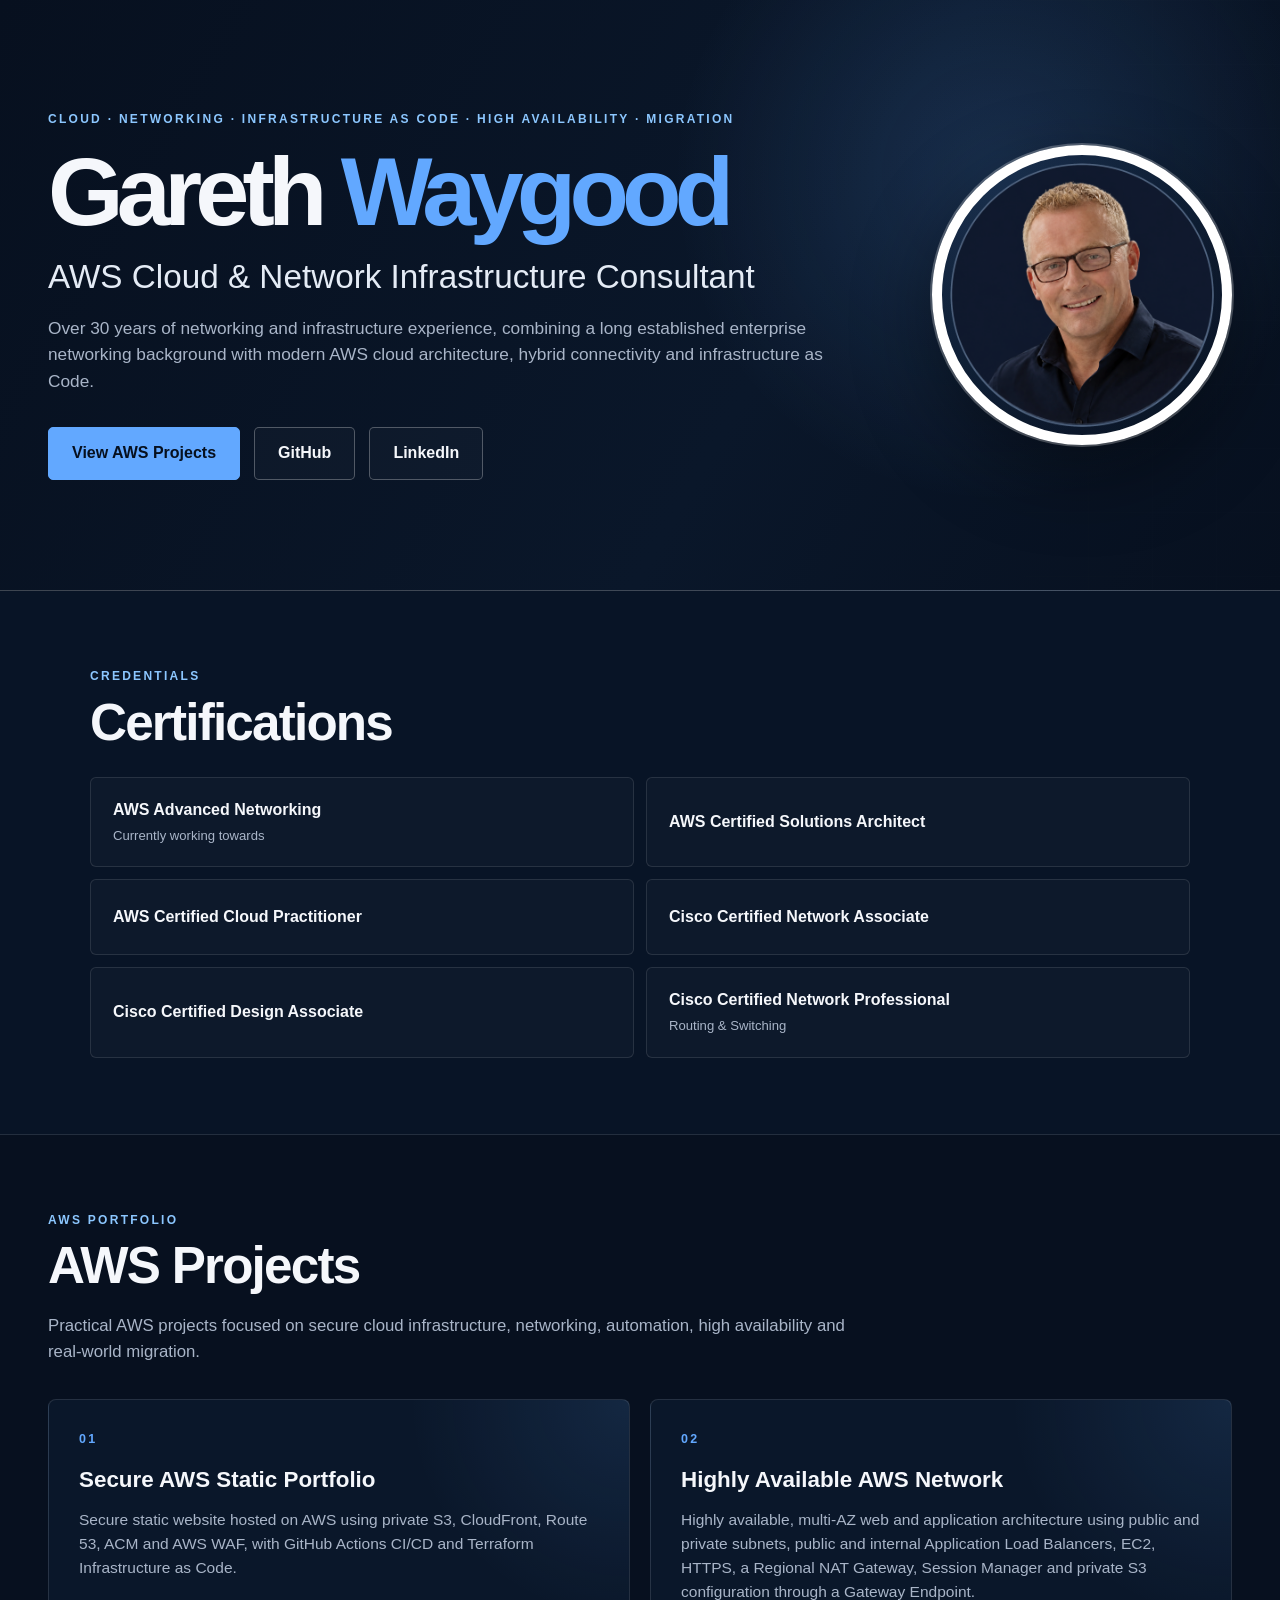
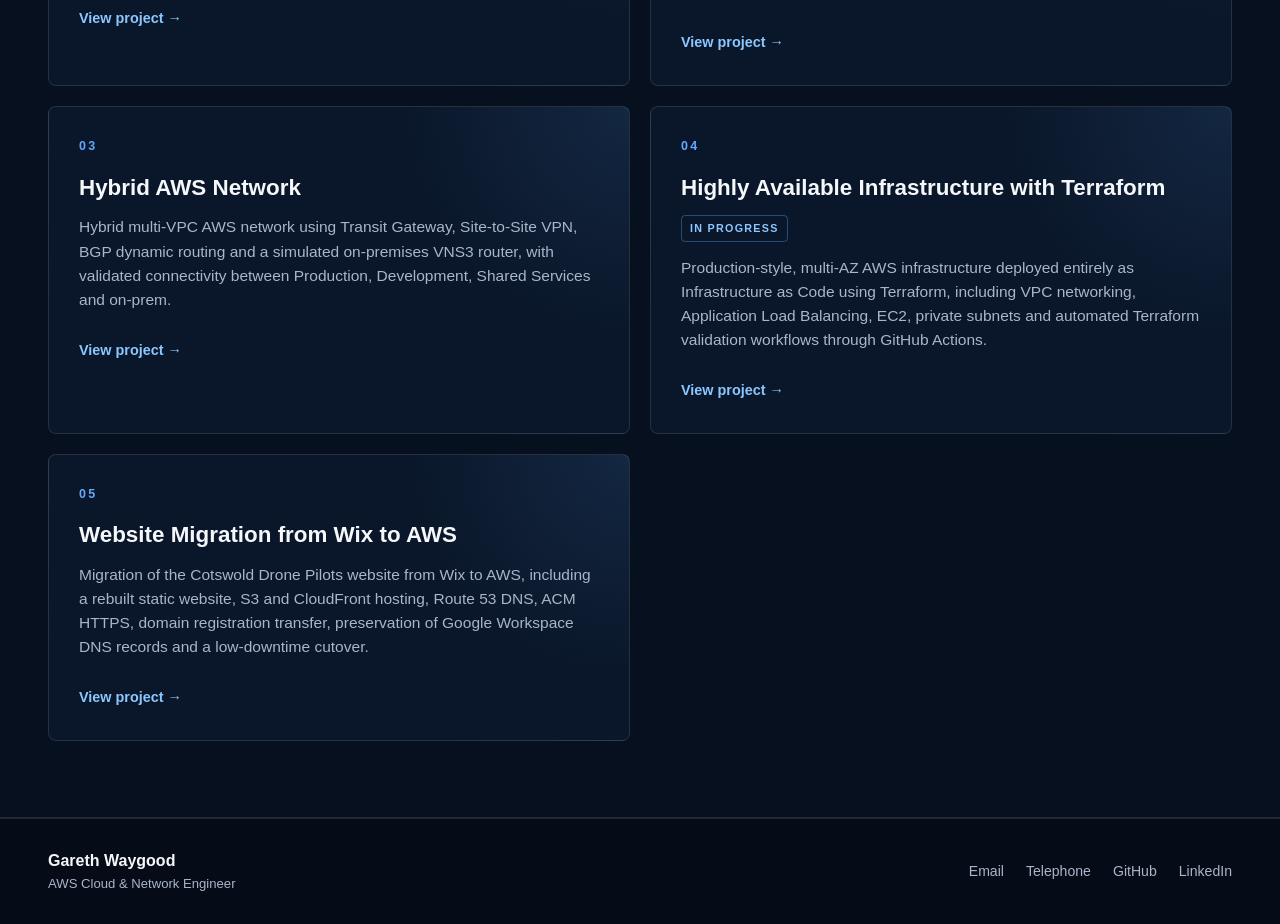
<file: site/index_.html>
<!DOCTYPE html>
<html lang="en">
<head>
  <meta charset="UTF-8">
  <meta name="viewport" content="width=device-width, initial-scale=1.0">
  <meta name="description" content="Gareth Waygood — AWS Cloud & Network Engineer portfolio covering AWS networking, Terraform, CI/CD, hybrid connectivity and cloud infrastructure.">
  <title>Gareth Waygood | AWS Cloud & Network Engineer</title>
  <link rel="icon" type="image/png" href="favicon.png">
  <link rel="stylesheet" href="styles.css">
</head>
<body>
<main>
<section class="hero">
  <div class="container hero-layout">
    <div class="hero-copy">
      <div class="eyebrow">CLOUD · NETWORKING · INFRASTRUCTURE AS CODE · HIGH AVAILABILITY · MIGRATION</div>
      <h1>Gareth <span>Waygood</span></h1>
      <h2>AWS Cloud &amp; Network Infrastructure Consultant</h2>
      <p class="intro">Over 30 years of networking and infrastructure experience, combining a long established enterprise networking background with modern AWS cloud architecture, hybrid connectivity and infrastructure as Code.</p>
      <div class="actions">
        <a class="button primary" href="#projects">View AWS Projects</a>
        <a class="button" href="https://github.com/garethwaygood-maker" target="_blank" rel="noopener">GitHub</a>
        <a class="button" href="https://www.linkedin.com/in/garethwaygood/" target="_blank" rel="noopener">LinkedIn</a>
      </div>
    </div>
    <div class="photo-wrap">
      <img class="profile-photo" src="images/proheadshot.png" alt="Professional headshot of Gareth Waygood">
    </div>
  </div>
</section>

<section class="content-section alternate">
  <div class="container narrow">
    <div class="section-eyebrow">CREDENTIALS</div>
    <h2>Certifications</h2>
    <div class="cert-grid">
      <div>AWS Advanced Networking <span>Currently working towards</span></div>
      <div>AWS Certified Solutions Architect</div>
      <div>AWS Certified Cloud Practitioner</div>
      <div>Cisco Certified Network Associate</div>
      <div>Cisco Certified Design Associate</div>
      <div>Cisco Certified Network Professional <span>Routing &amp; Switching</span></div>
    </div>
  </div>
</section>

<section class="content-section projects-section" id="projects">
  <div class="container">
    <div class="section-eyebrow">AWS PORTFOLIO</div>
    <h2>AWS Projects</h2>
    <p class="section-intro">Practical AWS projects focused on secure cloud infrastructure, networking, automation, high availability and real-world migration.</p>
    <div class="projects-grid">
      <article class="project"><div class="project-number">01</div><h3><a href="project1.html">Secure AWS Static Portfolio</a></h3><p>Secure static website hosted on AWS using private S3, CloudFront, Route 53, ACM and AWS WAF, with GitHub Actions CI/CD and Terraform Infrastructure as Code.</p><a class="project-link" href="project1.html">View project →</a></article>
      <article class="project"><div class="project-number">02</div><h3><a href="project2.html">Highly Available AWS Network</a></h3><p>Highly available, multi-AZ web and application architecture using public and private subnets, public and internal Application Load Balancers, EC2, HTTPS, a Regional NAT Gateway, Session Manager and private S3 configuration through a Gateway Endpoint.</p><a class="project-link" href="project2.html">View project →</a></article>
      <article class="project"><div class="project-number">03</div><h3><a href="project3.html">Hybrid AWS Network</a></h3><p>Hybrid multi-VPC AWS network using Transit Gateway, Site-to-Site VPN, BGP dynamic routing and a simulated on-premises VNS3 router, with validated connectivity between Production, Development, Shared Services and on-prem.</p><a class="project-link" href="project3.html">View project →</a></article>
      <article class="project"><div class="project-number">04</div><h3><a href="project4.html">Highly Available Infrastructure with Terraform</a></h3><div class="status">IN PROGRESS</div><p>Production-style, multi-AZ AWS infrastructure deployed entirely as Infrastructure as Code using Terraform, including VPC networking, Application Load Balancing, EC2, private subnets and automated Terraform validation workflows through GitHub Actions.</p><a class="project-link" href="project4.html">View project →</a></article>
      <article class="project"><div class="project-number">05</div><h3><a href="project5.html">Website Migration from Wix to AWS</a></h3><p>Migration of the Cotswold Drone Pilots website from Wix to AWS, including a rebuilt static website, S3 and CloudFront hosting, Route 53 DNS, ACM HTTPS, domain registration transfer, preservation of Google Workspace DNS records and a low-downtime cutover.</p><a class="project-link" href="project5.html">View project →</a></article>
    </div>
  </div>
</section>
</main>
<footer>
  <div class="container footer-inner">
    <div><strong>Gareth Waygood</strong><span>AWS Cloud &amp; Network Engineer</span></div>
    <div class="footer-links">
      <a href="mailto:gareth@waygood.net">Email</a>
      <a href="tel:+447971277177">Telephone</a>
      <a href="https://github.com/garethwaygood-maker" target="_blank" rel="noopener">GitHub</a>
      <a href="https://www.linkedin.com/in/garethwaygood/" target="_blank" rel="noopener">LinkedIn</a>
    </div>
  </div>
</footer>
</body>
</html>
</file>
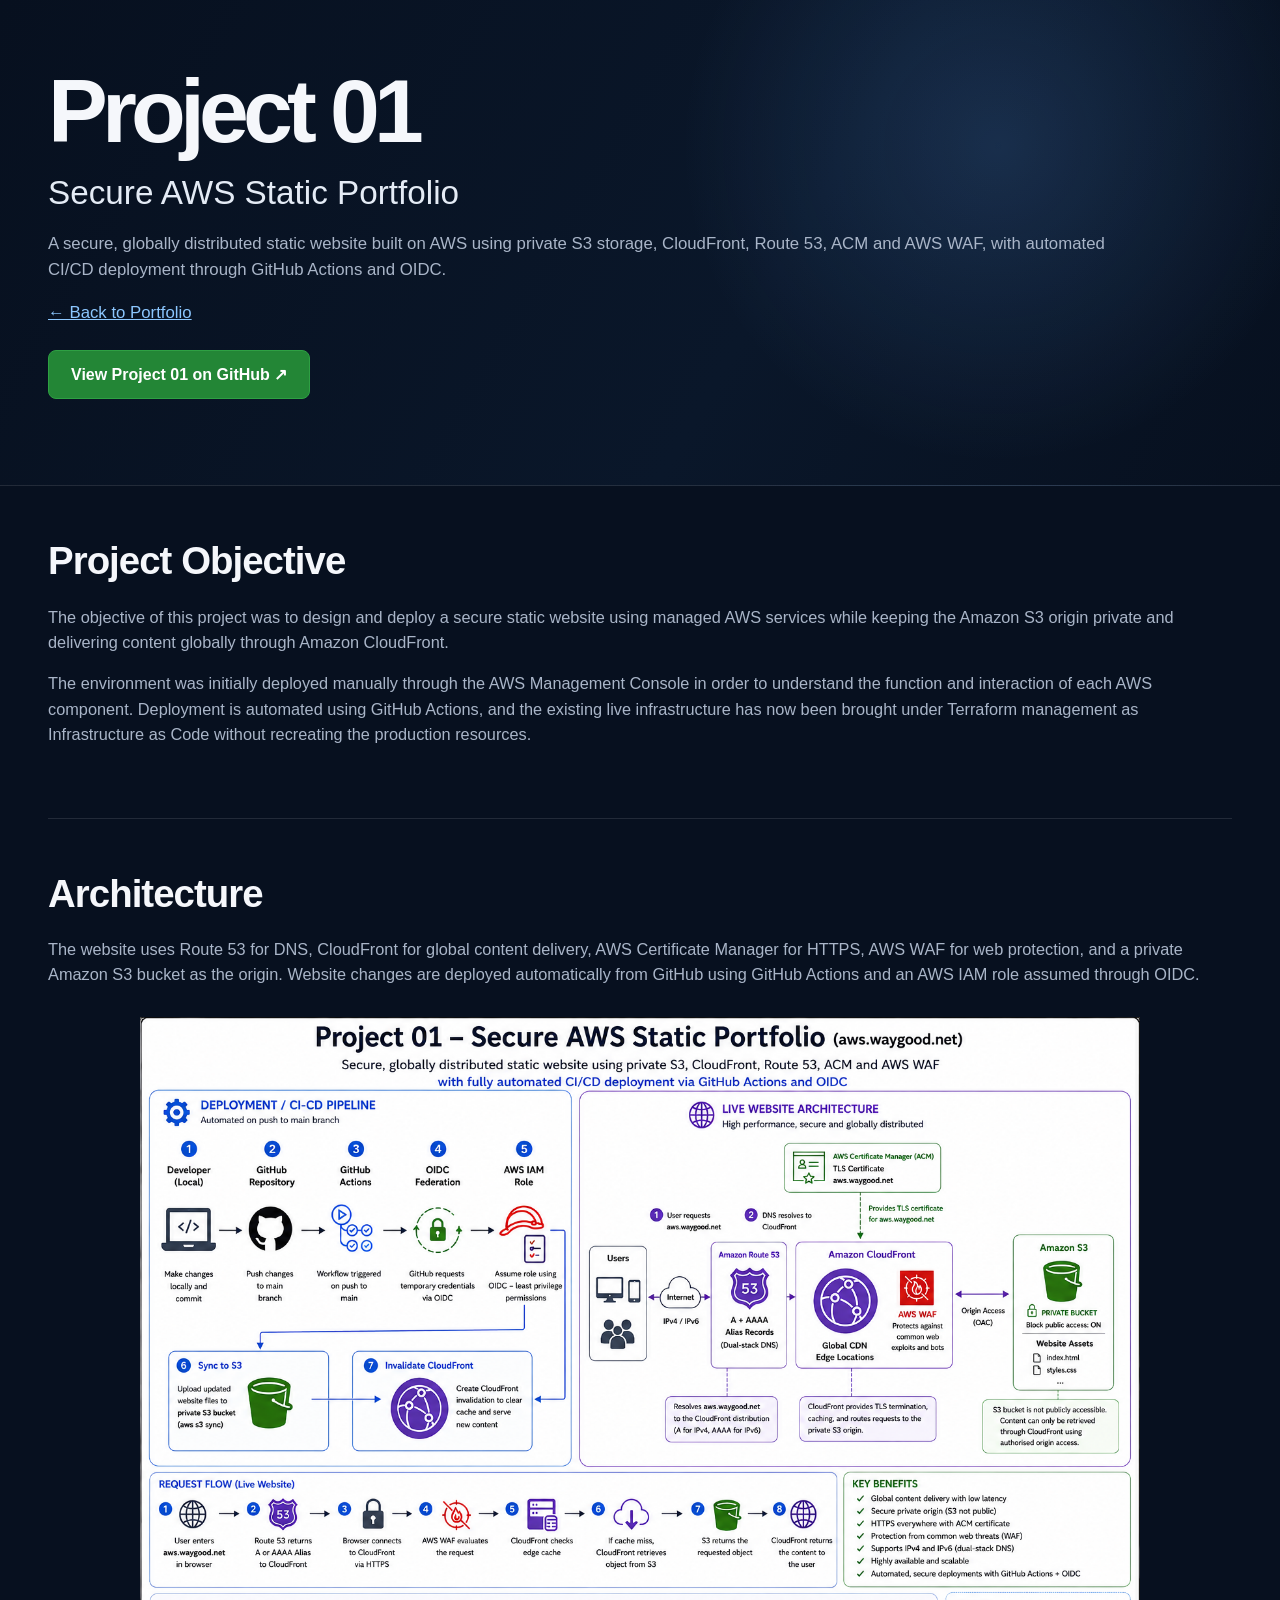
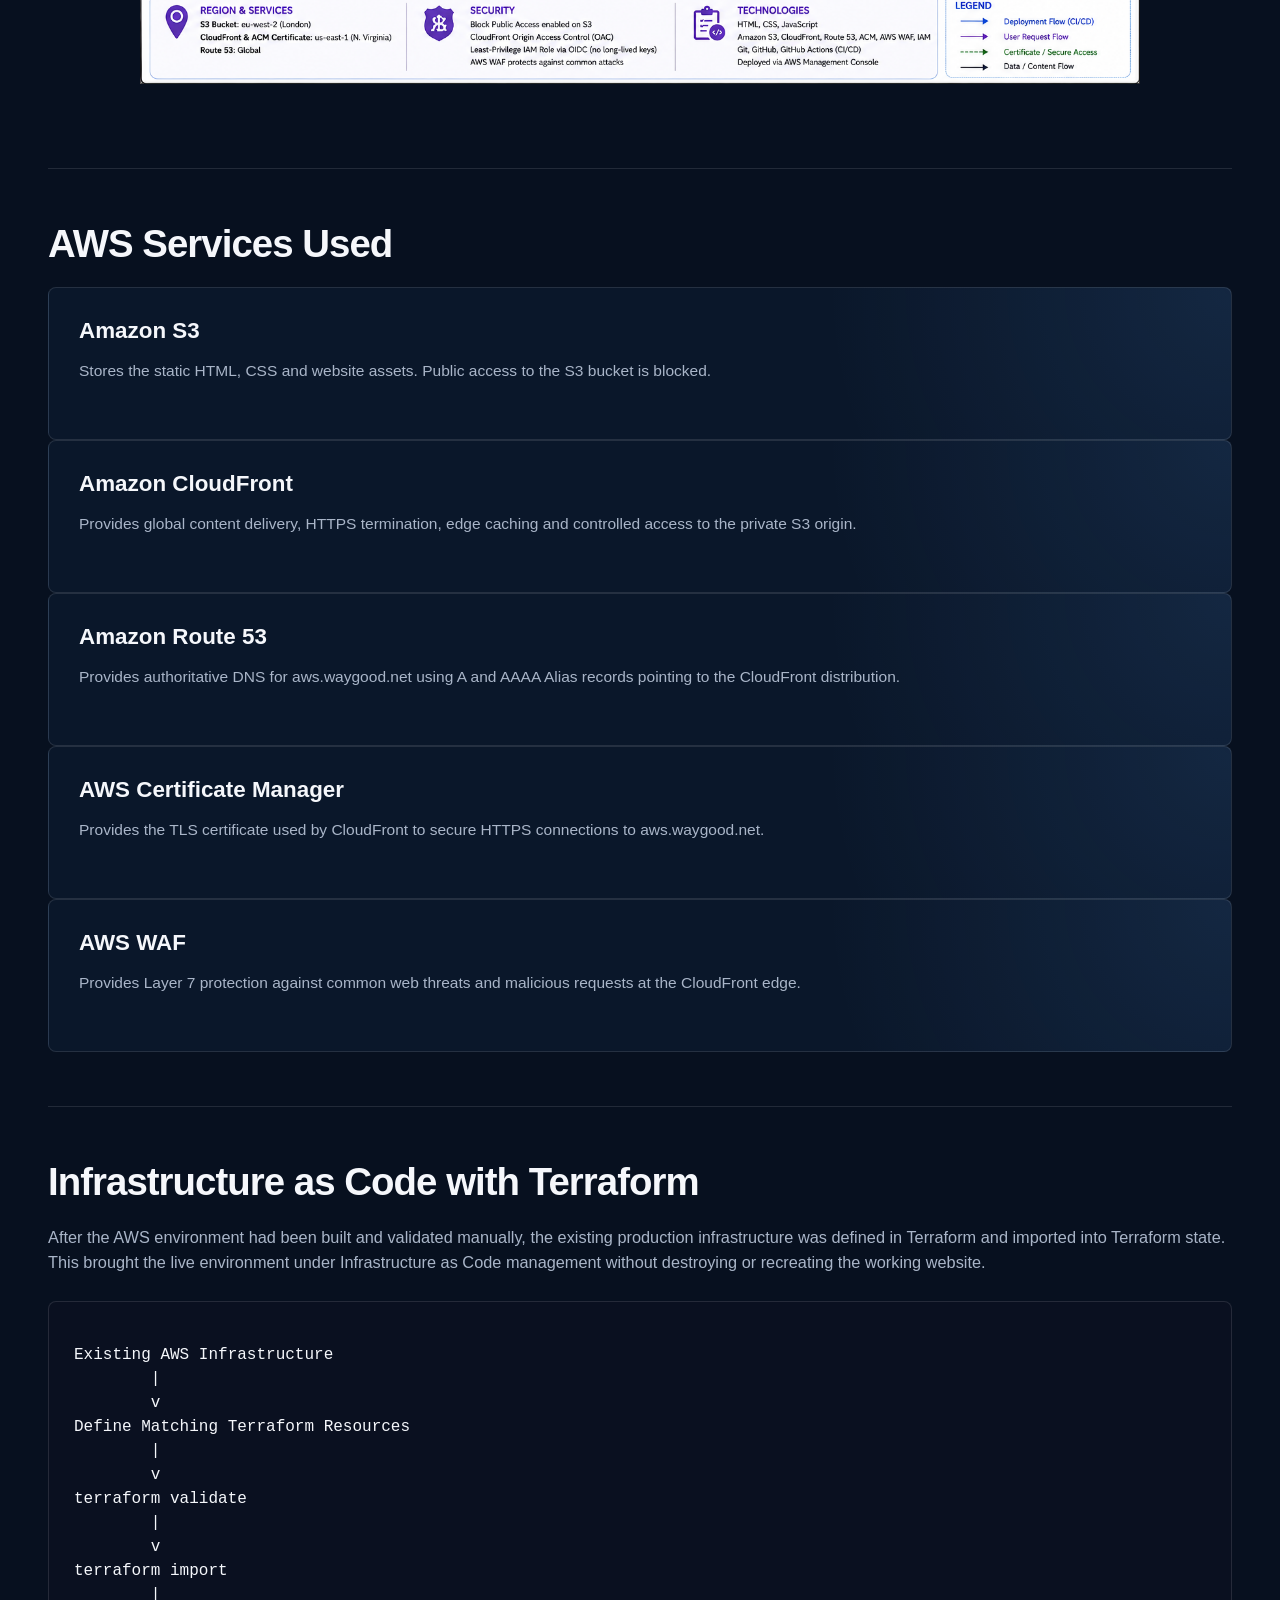
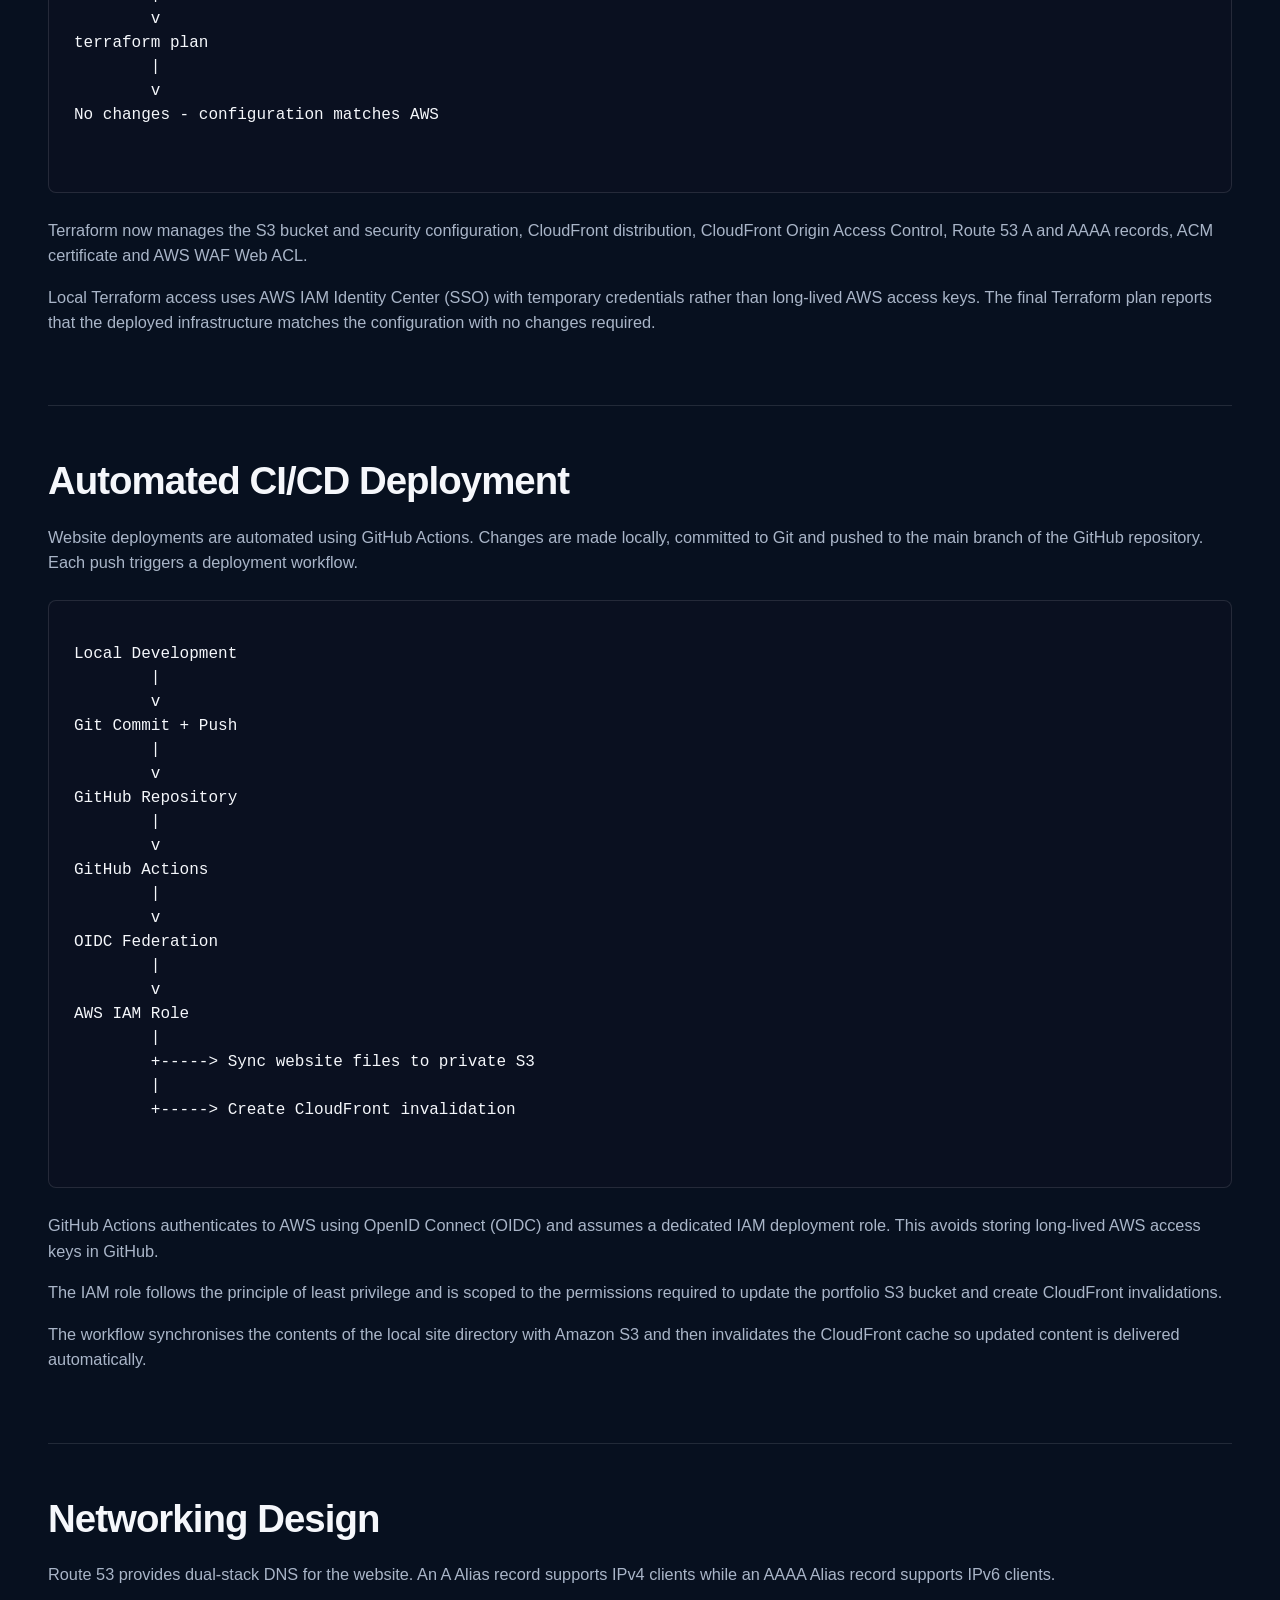
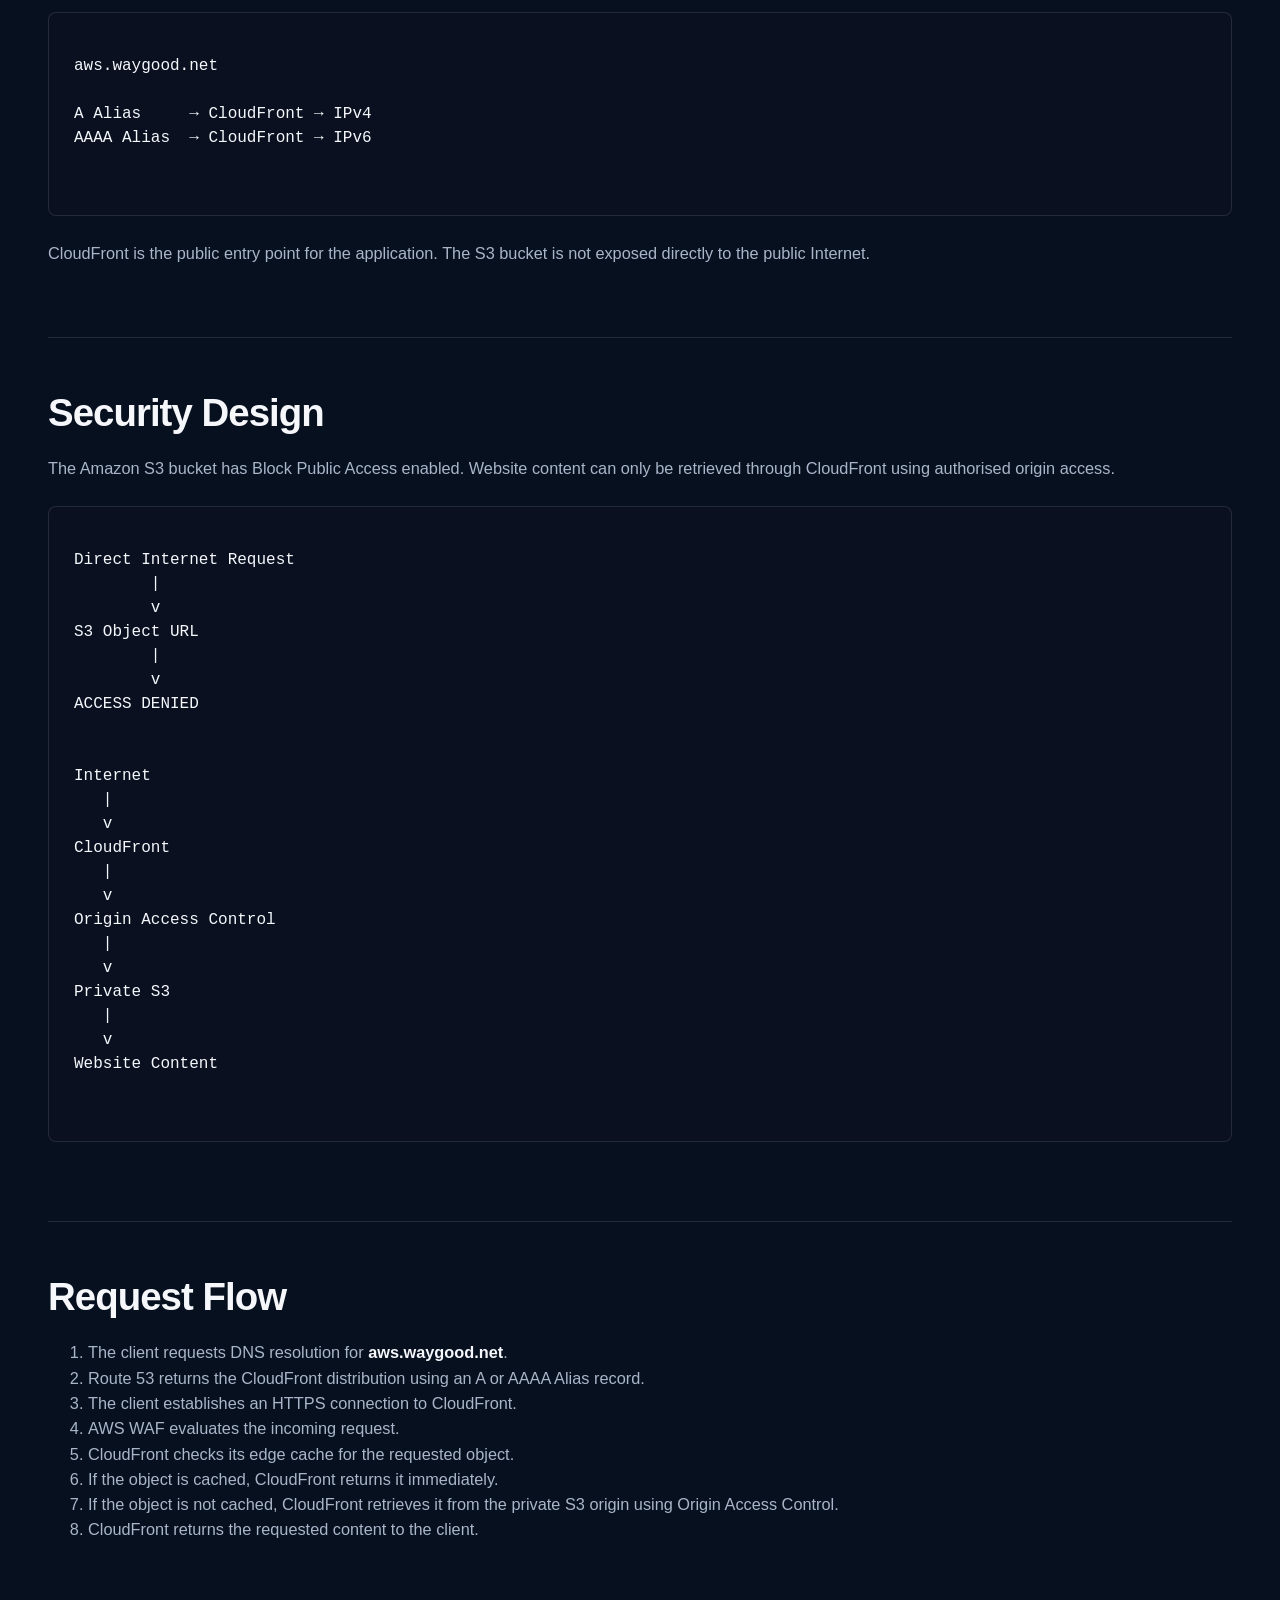
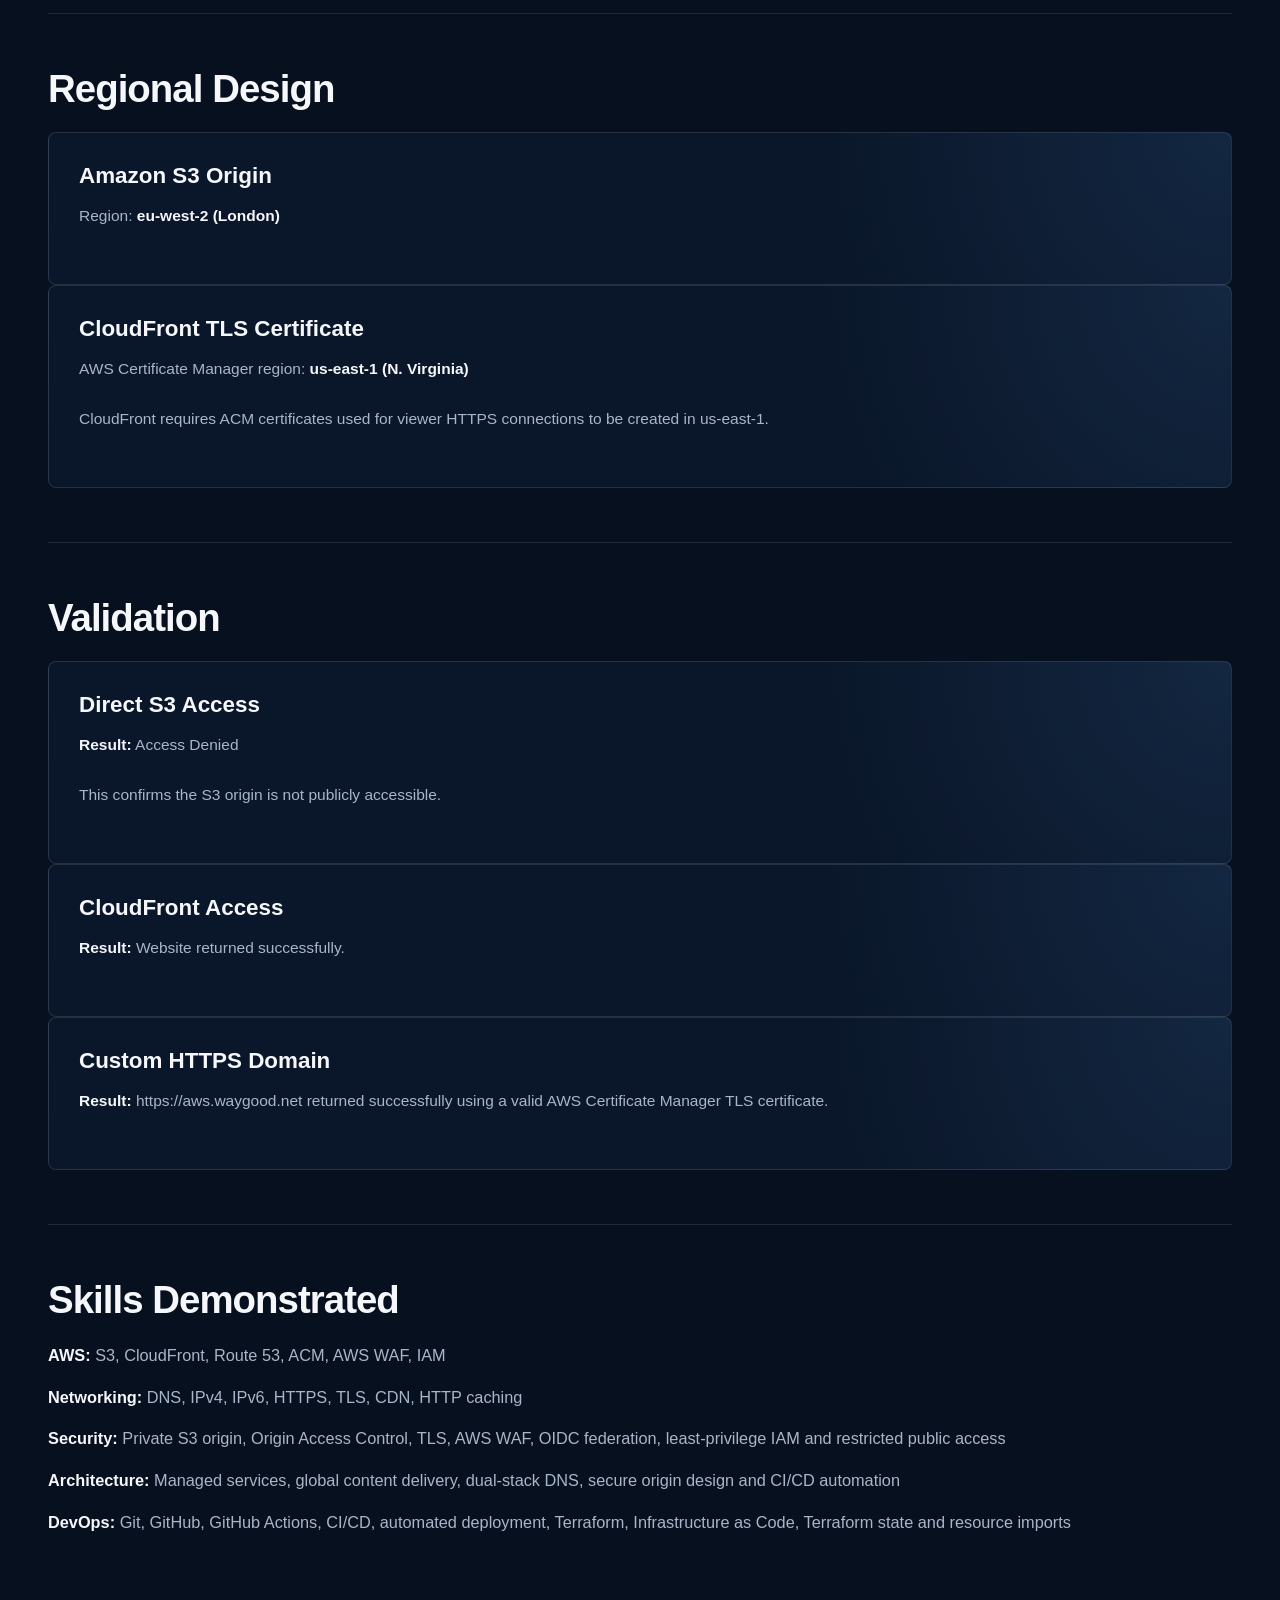
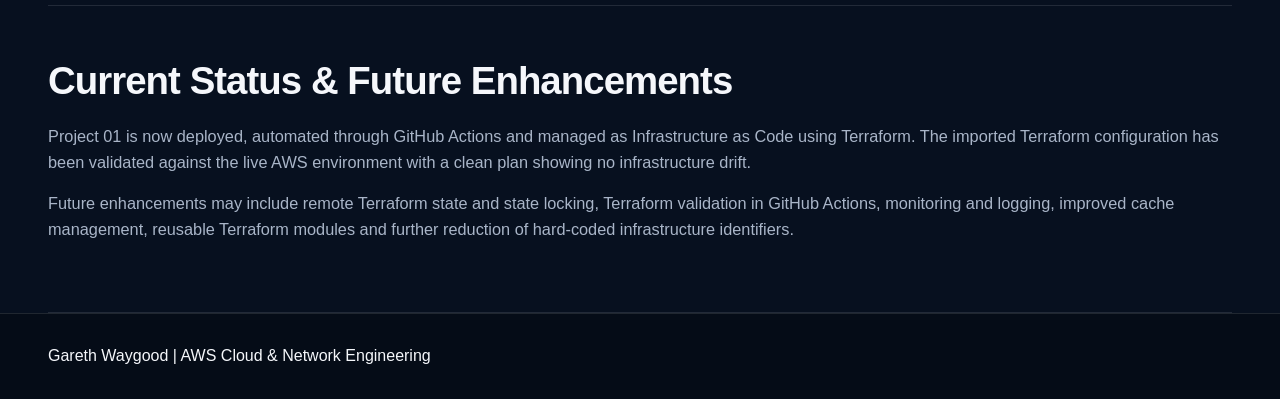
<file: site/project1.html>
<!DOCTYPE html>
<html lang="en">
<head>
    <meta charset="UTF-8">
    <meta name="viewport" content="width=device-width, initial-scale=1.0">

    <title>Project 01 | Secure AWS Static Portfolio</title>

    <link rel="stylesheet" href="styles.css">
</head>

<body>

<header>
    <h1>Project 01</h1>
    <h2>Secure AWS Static Portfolio</h2>

    <p>
        A secure, globally distributed static website built on AWS
        using private S3 storage, CloudFront, Route 53, ACM and AWS WAF,
        with automated CI/CD deployment through GitHub Actions and OIDC.
    </p>

    <p>
        <a href="index.html">← Back to Portfolio</a>
    </p>

    <!-- GITHUB PROJECT BUTTON -->
    <p style="margin-top: 24px;">
        <button
            type="button"
            onclick="window.open('https://github.com/garethwaygood-maker/aws-portfolio', '_blank', 'noopener,noreferrer')"
            style="
                padding: 14px 22px;
                background: #238636;
                color: white;
                border: 1px solid #2ea043;
                border-radius: 8px;
                font-size: 16px;
                font-weight: 700;
                cursor: pointer;
            ">
            View Project 01 on GitHub ↗
        </button>
    </p>
    <!-- END GITHUB PROJECT BUTTON -->
</header>


<section>
    <h2>Project Objective</h2>

    <p>
        The objective of this project was to design and deploy a secure
        static website using managed AWS services while keeping the
        Amazon S3 origin private and delivering content globally through
        Amazon CloudFront.
    </p>

    <p>
        The environment was initially deployed manually through the
        AWS Management Console in order to understand the function
        and interaction of each AWS component. Deployment is automated
        using GitHub Actions, and the existing live infrastructure has
        now been brought under Terraform management as Infrastructure
        as Code without recreating the production resources.
    </p>
</section>


<section>
    <h2>Architecture</h2>

    <p>
        The website uses Route 53 for DNS, CloudFront for global content
        delivery, AWS Certificate Manager for HTTPS, AWS WAF for web
        protection, and a private Amazon S3 bucket as the origin.
        Website changes are deployed automatically from GitHub using
        GitHub Actions and an AWS IAM role assumed through OIDC.
    </p>

    <div class="architecture-image">
        <img
            src="images/aws-project01-architecture.png"
            alt="AWS architecture diagram showing Route 53, CloudFront, ACM, AWS WAF and a private Amazon S3 bucket"
        >
    </div>
</section>


<section>
    <h2>AWS Services Used</h2>

    <div class="project">
        <h3>Amazon S3</h3>

        <p>
            Stores the static HTML, CSS and website assets.
            Public access to the S3 bucket is blocked.
        </p>
    </div>


    <div class="project">
        <h3>Amazon CloudFront</h3>

        <p>
            Provides global content delivery, HTTPS termination,
            edge caching and controlled access to the private S3 origin.
        </p>
    </div>


    <div class="project">
        <h3>Amazon Route 53</h3>

        <p>
            Provides authoritative DNS for aws.waygood.net using
            A and AAAA Alias records pointing to the CloudFront distribution.
        </p>
    </div>


    <div class="project">
        <h3>AWS Certificate Manager</h3>

        <p>
            Provides the TLS certificate used by CloudFront to secure
            HTTPS connections to aws.waygood.net.
        </p>
    </div>


    <div class="project">
        <h3>AWS WAF</h3>

        <p>
            Provides Layer 7 protection against common web threats
            and malicious requests at the CloudFront edge.
        </p>
    </div>
</section>

<section>
    <h2>Infrastructure as Code with Terraform</h2>
    <p>
        After the AWS environment had been built and validated manually,
        the existing production infrastructure was defined in Terraform
        and imported into Terraform state. This brought the live environment
        under Infrastructure as Code management without destroying or
        recreating the working website.
    </p>
    <div class="architecture">
        <pre>
Existing AWS Infrastructure
        |
        v
Define Matching Terraform Resources
        |
        v
terraform validate
        |
        v
terraform import
        |
        v
terraform plan
        |
        v
No changes - configuration matches AWS
        </pre>
    </div>
    <p>
        Terraform now manages the S3 bucket and security configuration,
        CloudFront distribution, CloudFront Origin Access Control, Route 53
        A and AAAA records, ACM certificate and AWS WAF Web ACL.
    </p>
    <p>
        Local Terraform access uses AWS IAM Identity Center (SSO) with
        temporary credentials rather than long-lived AWS access keys.
        The final Terraform plan reports that the deployed infrastructure
        matches the configuration with no changes required.
    </p>
</section>


<section>
    <h2>Automated CI/CD Deployment</h2>

    <p>
        Website deployments are automated using GitHub Actions. Changes are
        made locally, committed to Git and pushed to the main branch of the
        GitHub repository. Each push triggers a deployment workflow.
    </p>

    <div class="architecture">
        <pre>
Local Development
        |
        v
Git Commit + Push
        |
        v
GitHub Repository
        |
        v
GitHub Actions
        |
        v
OIDC Federation
        |
        v
AWS IAM Role
        |
        +-----> Sync website files to private S3
        |
        +-----> Create CloudFront invalidation
        </pre>
    </div>

    <p>
        GitHub Actions authenticates to AWS using OpenID Connect (OIDC) and
        assumes a dedicated IAM deployment role. This avoids storing
        long-lived AWS access keys in GitHub.
    </p>

    <p>
        The IAM role follows the principle of least privilege and is scoped
        to the permissions required to update the portfolio S3 bucket and
        create CloudFront invalidations.
    </p>

    <p>
        The workflow synchronises the contents of the local site directory
        with Amazon S3 and then invalidates the CloudFront cache so updated
        content is delivered automatically.
    </p>
</section>


<section>
    <h2>Networking Design</h2>

    <p>
        Route 53 provides dual-stack DNS for the website.
        An A Alias record supports IPv4 clients while an AAAA Alias
        record supports IPv6 clients.
    </p>

    <div class="architecture">
        <pre>
aws.waygood.net

A Alias     → CloudFront → IPv4
AAAA Alias  → CloudFront → IPv6
        </pre>
    </div>

    <p>
        CloudFront is the public entry point for the application.
        The S3 bucket is not exposed directly to the public Internet.
    </p>
</section>


<section>
    <h2>Security Design</h2>

    <p>
        The Amazon S3 bucket has Block Public Access enabled.
        Website content can only be retrieved through CloudFront
        using authorised origin access.
    </p>

    <div class="architecture">
        <pre>
Direct Internet Request
        |
        v
S3 Object URL
        |
        v
ACCESS DENIED


Internet
   |
   v
CloudFront
   |
   v
Origin Access Control
   |
   v
Private S3
   |
   v
Website Content
        </pre>
    </div>
</section>


<section>
    <h2>Request Flow</h2>

    <ol>
        <li>
            The client requests DNS resolution for
            <strong>aws.waygood.net</strong>.
        </li>

        <li>
            Route 53 returns the CloudFront distribution using
            an A or AAAA Alias record.
        </li>

        <li>
            The client establishes an HTTPS connection to CloudFront.
        </li>

        <li>
            AWS WAF evaluates the incoming request.
        </li>

        <li>
            CloudFront checks its edge cache for the requested object.
        </li>

        <li>
            If the object is cached, CloudFront returns it immediately.
        </li>

        <li>
            If the object is not cached, CloudFront retrieves it from
            the private S3 origin using Origin Access Control.
        </li>

        <li>
            CloudFront returns the requested content to the client.
        </li>
    </ol>
</section>


<section>
    <h2>Regional Design</h2>

    <div class="project">
        <h3>Amazon S3 Origin</h3>

        <p>
            Region: <strong>eu-west-2 (London)</strong>
        </p>
    </div>


    <div class="project">
        <h3>CloudFront TLS Certificate</h3>

        <p>
            AWS Certificate Manager region:
            <strong>us-east-1 (N. Virginia)</strong>
        </p>

        <p>
            CloudFront requires ACM certificates used for viewer HTTPS
            connections to be created in us-east-1.
        </p>
    </div>
</section>


<section>
    <h2>Validation</h2>

    <div class="project">
        <h3>Direct S3 Access</h3>

        <p>
            <strong>Result:</strong> Access Denied
        </p>

        <p>
            This confirms the S3 origin is not publicly accessible.
        </p>
    </div>


    <div class="project">
        <h3>CloudFront Access</h3>

        <p>
            <strong>Result:</strong> Website returned successfully.
        </p>
    </div>


    <div class="project">
        <h3>Custom HTTPS Domain</h3>

        <p>
            <strong>Result:</strong>
            https://aws.waygood.net returned successfully using
            a valid AWS Certificate Manager TLS certificate.
        </p>
    </div>
</section>


<section>
    <h2>Skills Demonstrated</h2>

    <p>
        <strong>AWS:</strong>
        S3, CloudFront, Route 53, ACM, AWS WAF, IAM
    </p>

    <p>
        <strong>Networking:</strong>
        DNS, IPv4, IPv6, HTTPS, TLS, CDN, HTTP caching
    </p>

    <p>
        <strong>Security:</strong>
        Private S3 origin, Origin Access Control, TLS,
        AWS WAF, OIDC federation, least-privilege IAM
        and restricted public access
    </p>

    <p>
        <strong>Architecture:</strong>
        Managed services, global content delivery,
        dual-stack DNS, secure origin design and CI/CD automation
    </p>
    <p>
        <strong>DevOps:</strong>
        Git, GitHub, GitHub Actions, CI/CD, automated deployment,
        Terraform, Infrastructure as Code, Terraform state and resource imports
    </p>
</section>


<section>
    <h2>Current Status &amp; Future Enhancements</h2>
    <p>
        Project 01 is now deployed, automated through GitHub Actions and
        managed as Infrastructure as Code using Terraform. The imported
        Terraform configuration has been validated against the live AWS
        environment with a clean plan showing no infrastructure drift.
    </p>
    <p>
        Future enhancements may include remote Terraform state and state
        locking, Terraform validation in GitHub Actions, monitoring and
        logging, improved cache management, reusable Terraform modules
        and further reduction of hard-coded infrastructure identifiers.
    </p>
</section>


<footer>
    <p>Gareth Waygood | AWS Cloud & Network Engineering</p>
</footer>

</body>
</html>
</file>
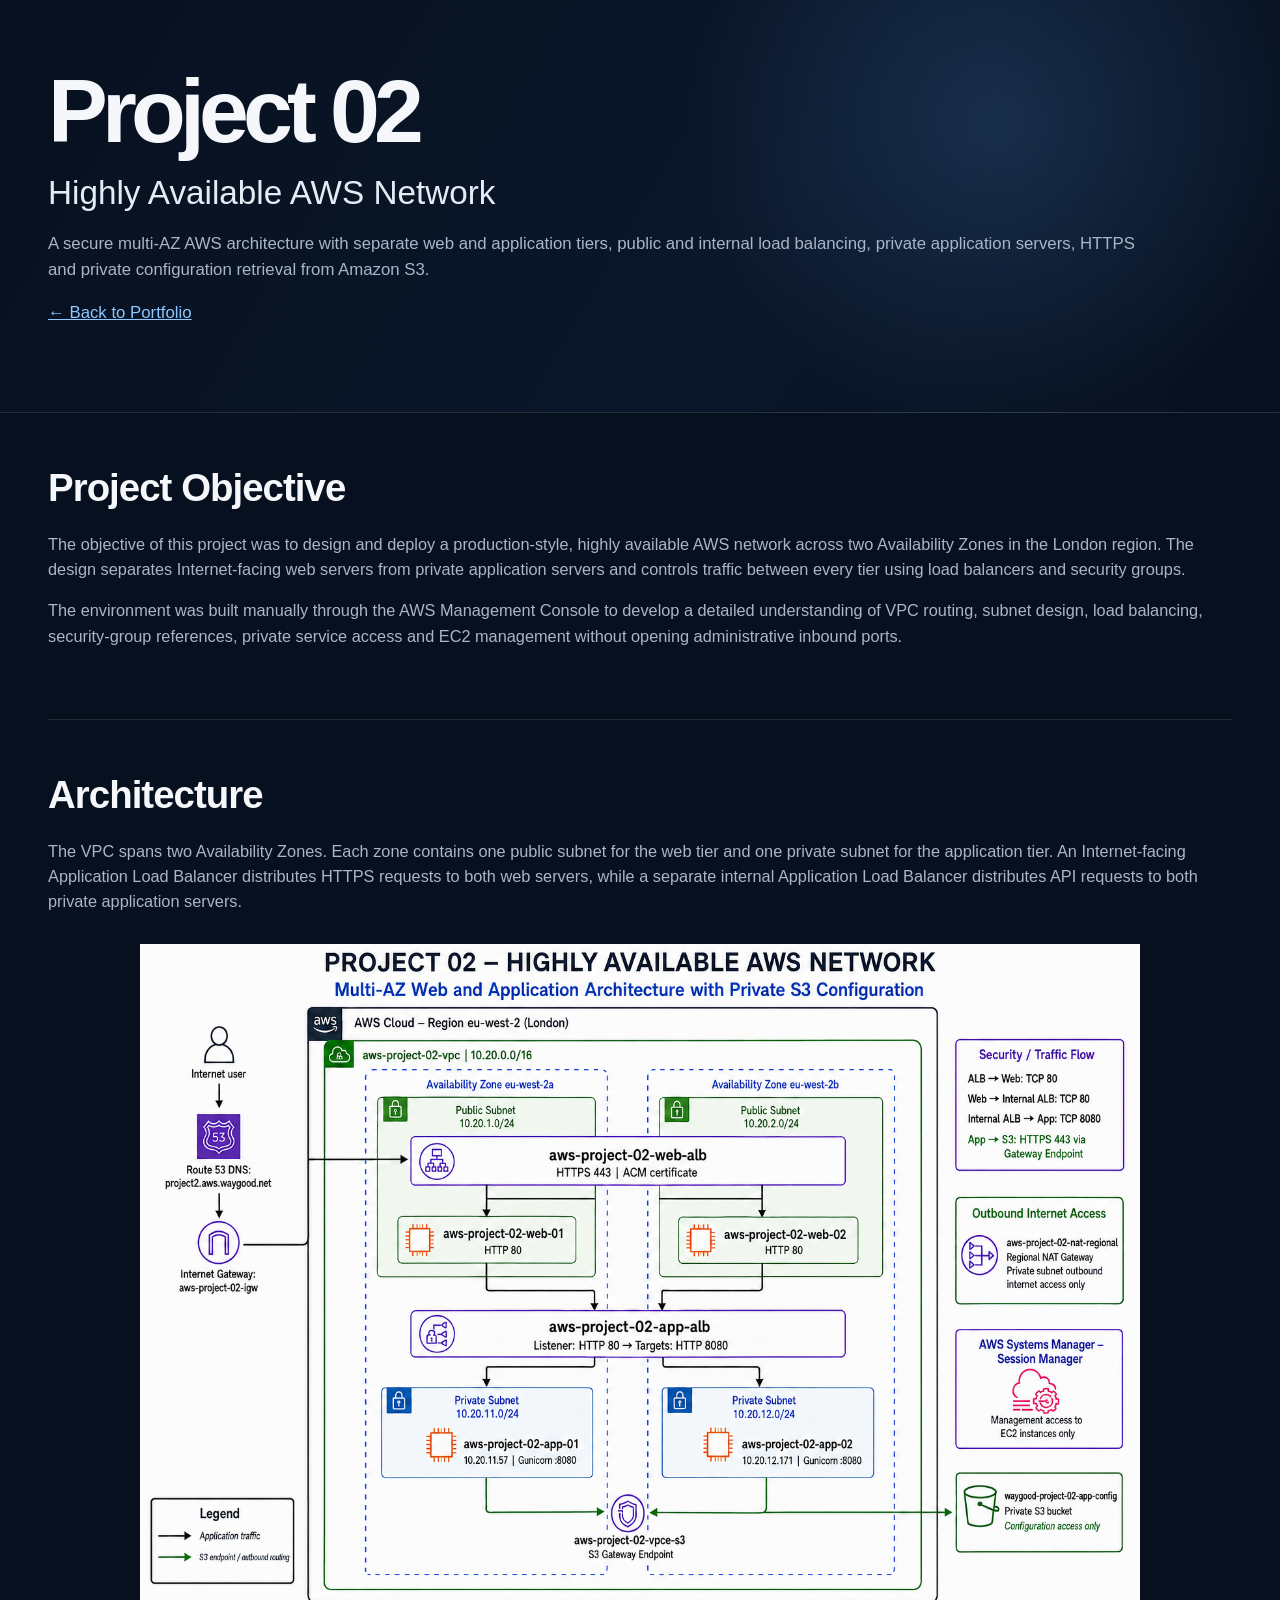
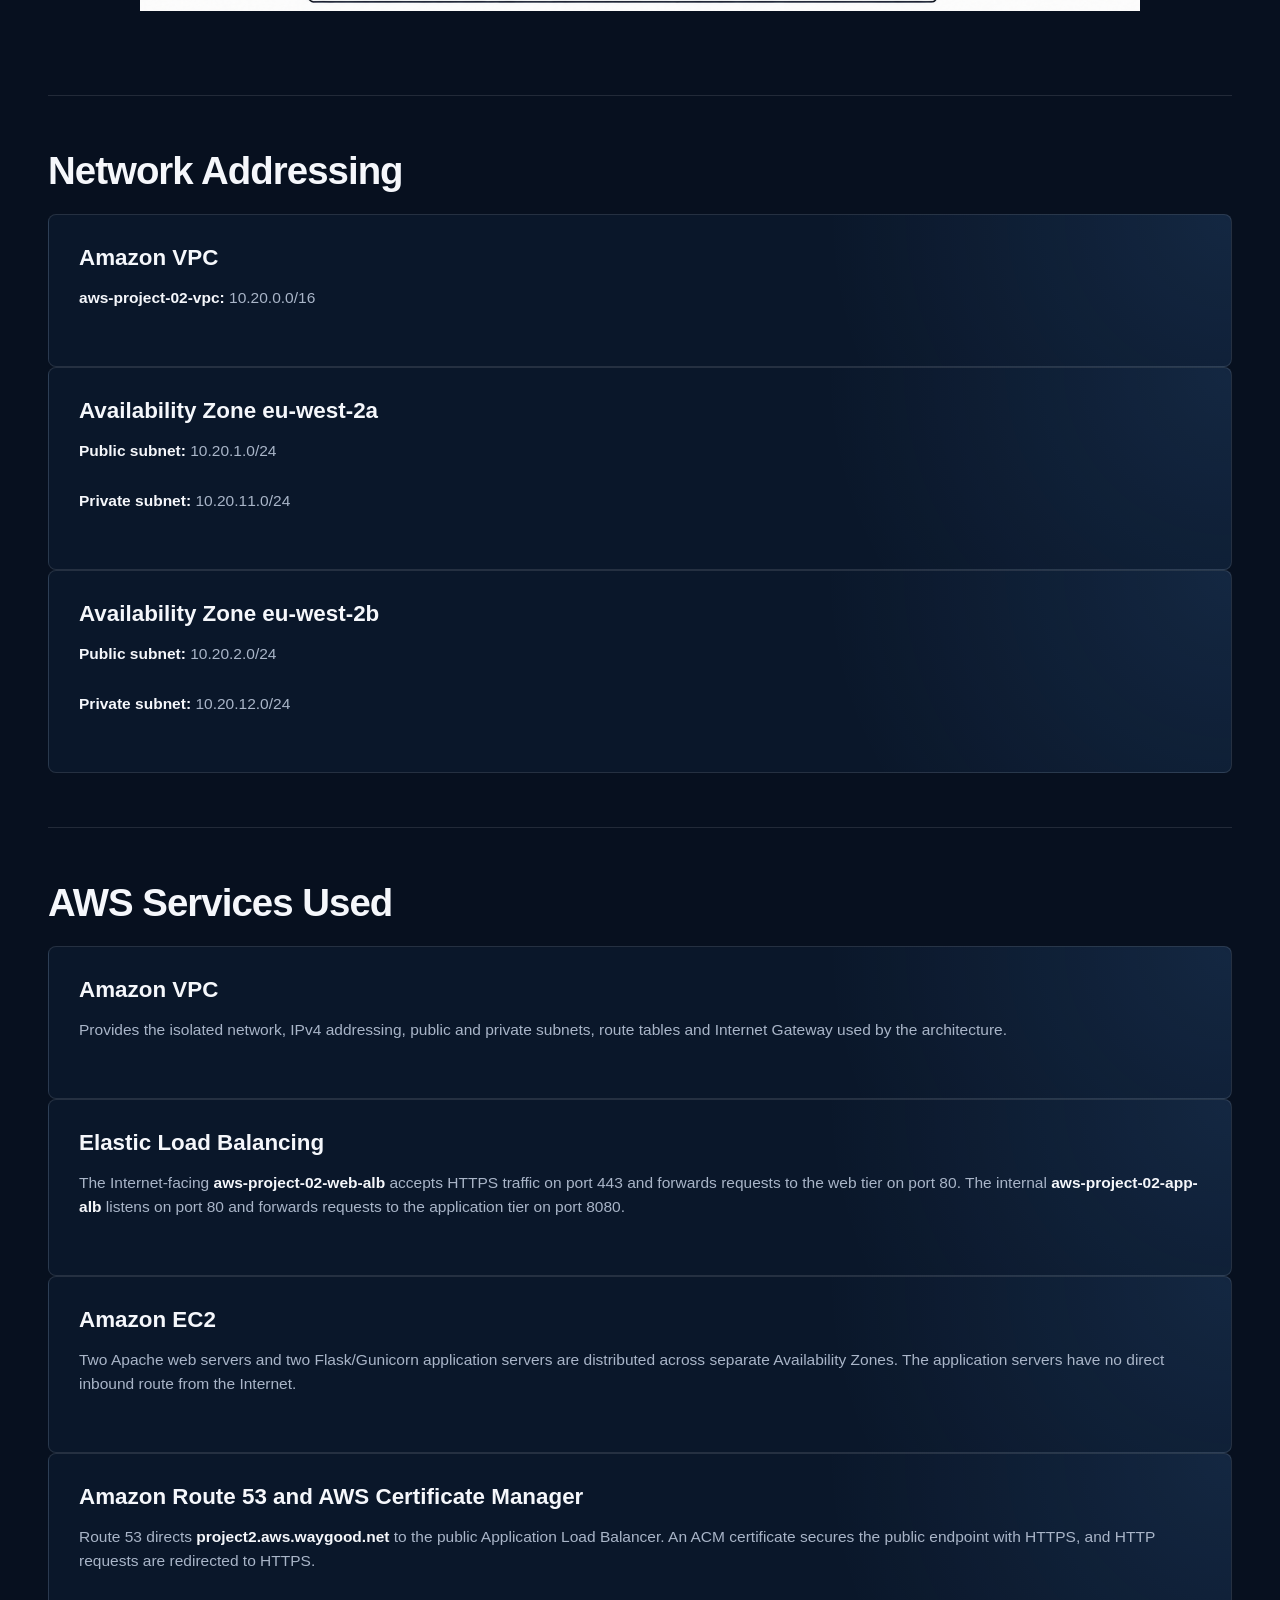
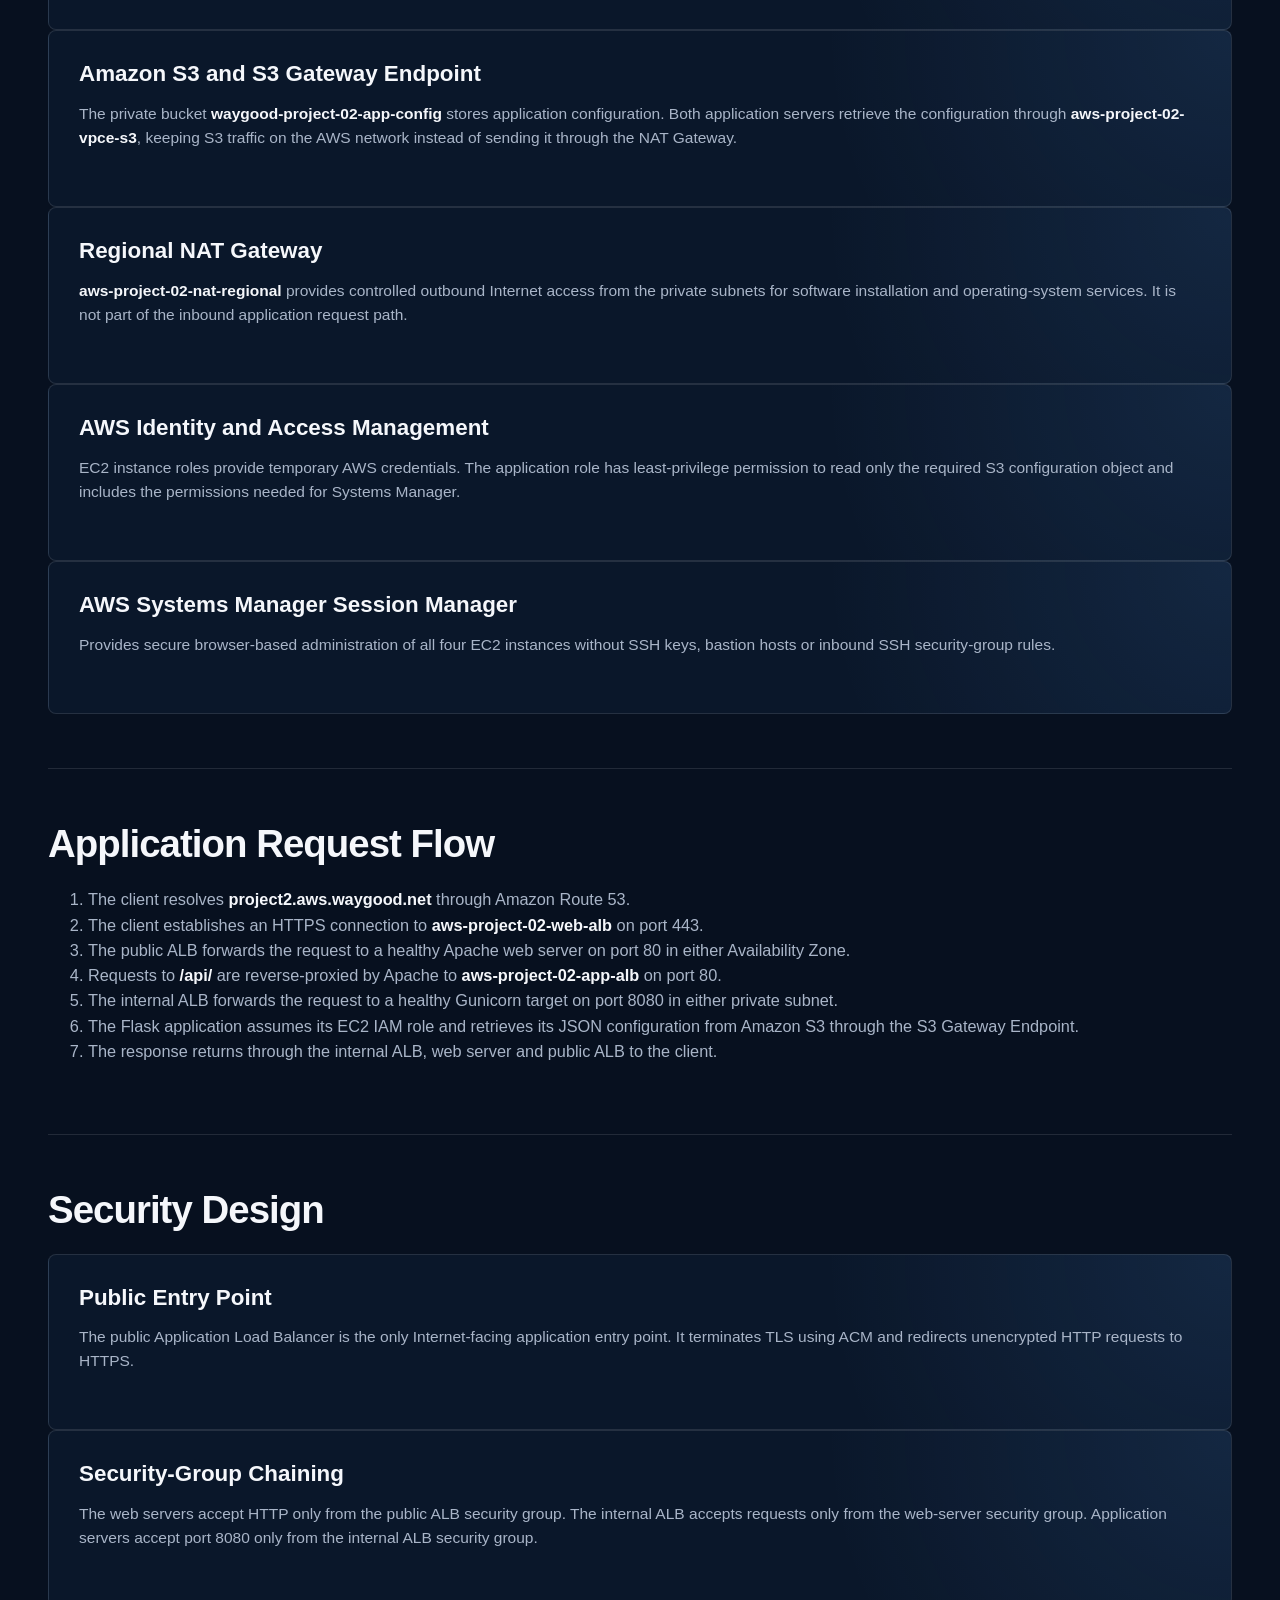
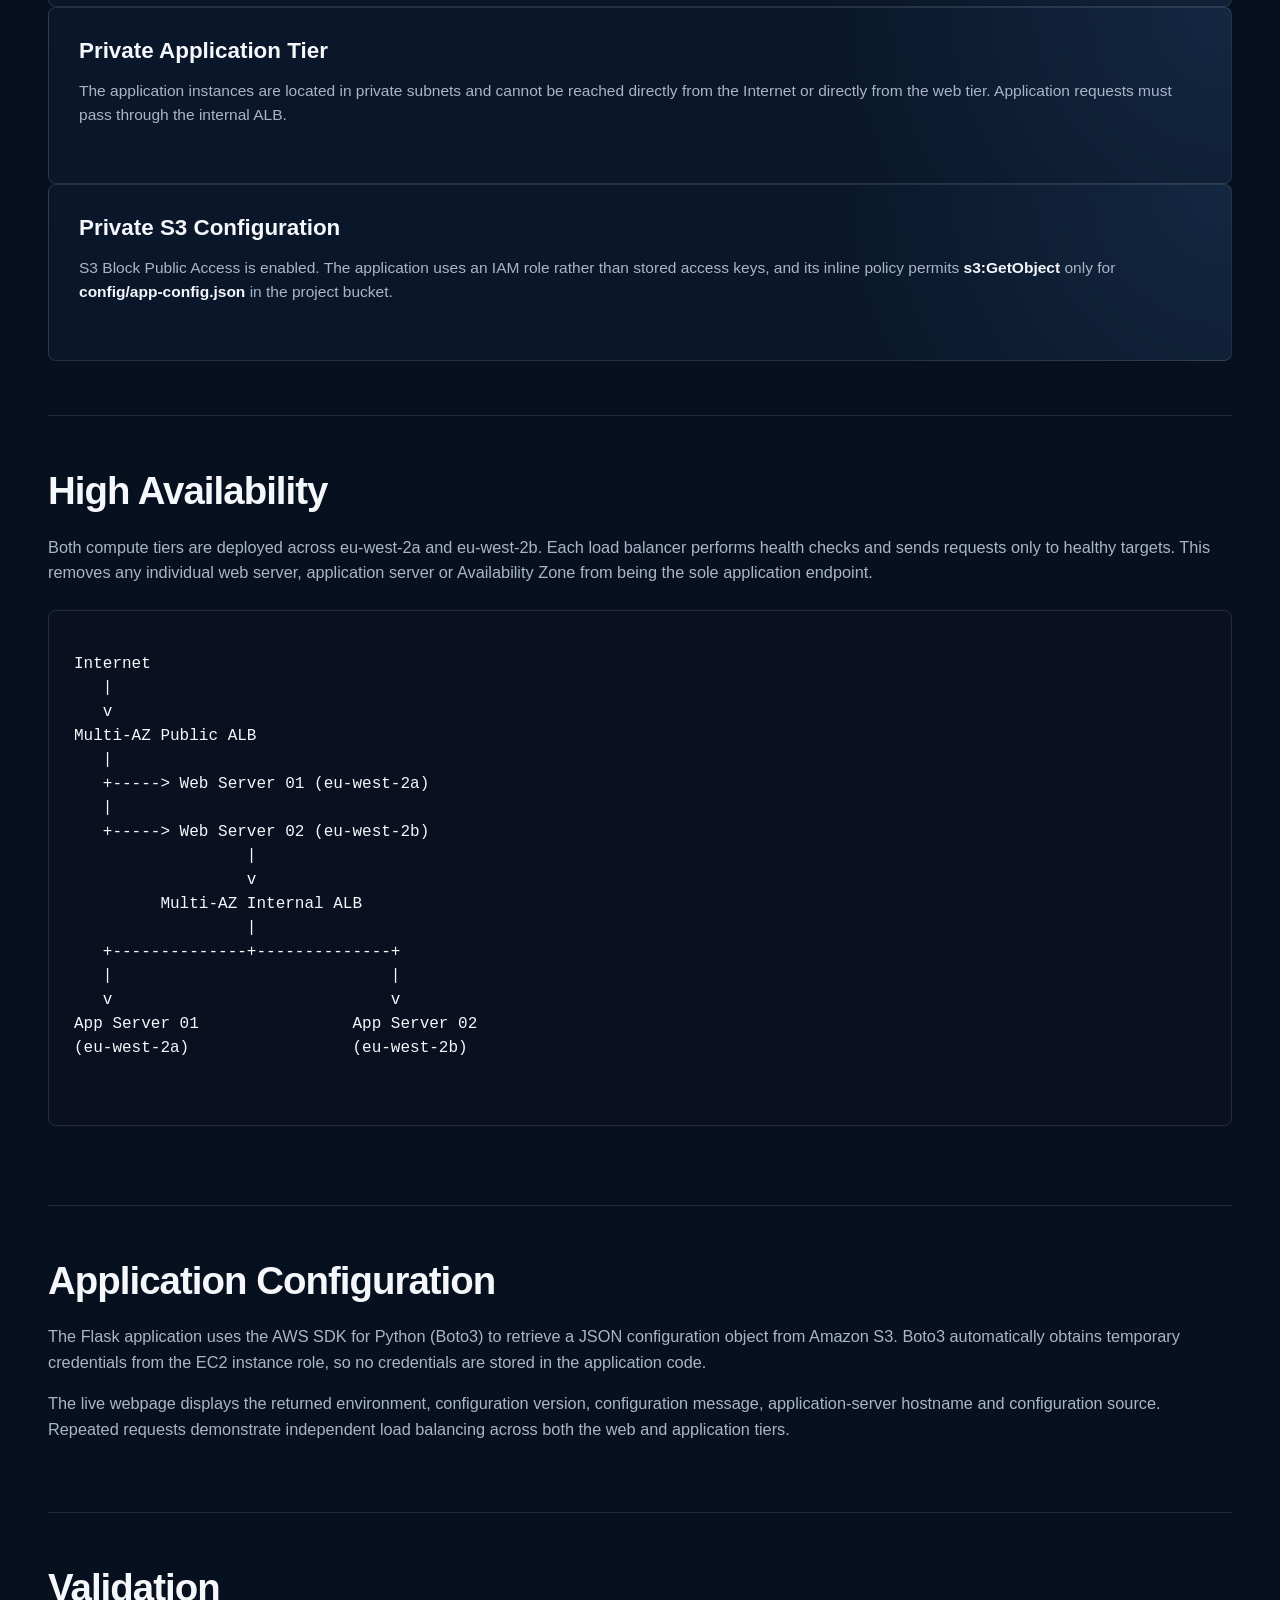
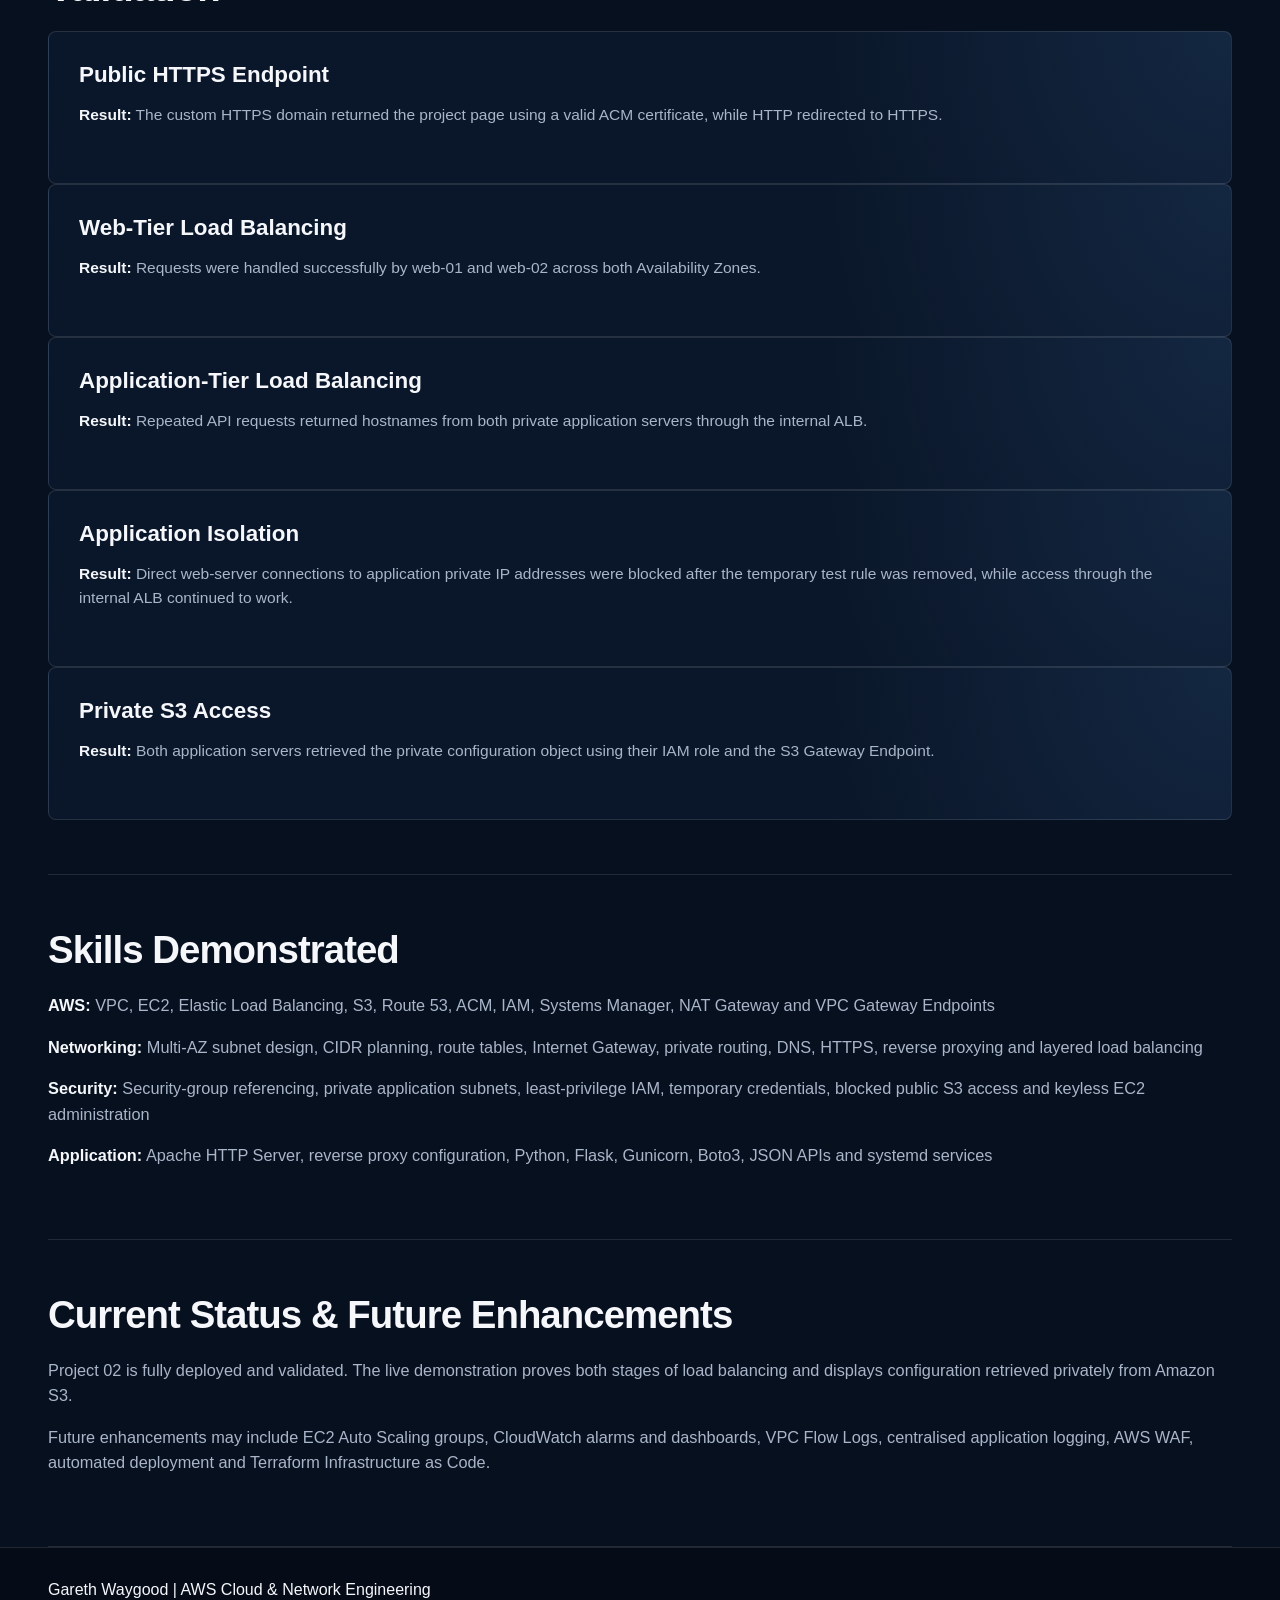
<file: site/project2.html>
<!DOCTYPE html>
<html lang="en">
<head>
    <meta charset="UTF-8">
    <meta name="viewport" content="width=device-width, initial-scale=1.0">

    <title>Project 02 | Highly Available AWS Network</title>

    <link rel="stylesheet" href="styles.css">
</head>

<body>

<header>
    <h1>Project 02</h1>
    <h2>Highly Available AWS Network</h2>

    <p>
        A secure multi-AZ AWS architecture with separate web and application
        tiers, public and internal load balancing, private application servers,
        HTTPS and private configuration retrieval from Amazon S3.
    </p>

    <p>
        <a href="index.html">← Back to Portfolio</a>
    </p>
</header>


<section>
    <h2>Project Objective</h2>

    <p>
        The objective of this project was to design and deploy a production-style,
        highly available AWS network across two Availability Zones in the London
        region. The design separates Internet-facing web servers from private
        application servers and controls traffic between every tier using load
        balancers and security groups.
    </p>

    <p>
        The environment was built manually through the AWS Management Console to
        develop a detailed understanding of VPC routing, subnet design, load
        balancing, security-group references, private service access and EC2
        management without opening administrative inbound ports.
    </p>
</section>


<section>
    <h2>Architecture</h2>

    <p>
        The VPC spans two Availability Zones. Each zone contains one public subnet
        for the web tier and one private subnet for the application tier. An
        Internet-facing Application Load Balancer distributes HTTPS requests to
        both web servers, while a separate internal Application Load Balancer
        distributes API requests to both private application servers.
    </p>

    <div class="architecture-image">
        <img
            src="images/aws-project02-architecture.png"
            alt="Project 02 AWS architecture diagram showing two Availability Zones, public and private subnets, public and internal Application Load Balancers, four EC2 instances, a Regional NAT Gateway, Systems Manager and private S3 configuration through a Gateway Endpoint"
        >
    </div>
</section>


<section>
    <h2>Network Addressing</h2>

    <div class="project">
        <h3>Amazon VPC</h3>
        <p><strong>aws-project-02-vpc:</strong> 10.20.0.0/16</p>
    </div>

    <div class="project">
        <h3>Availability Zone eu-west-2a</h3>
        <p><strong>Public subnet:</strong> 10.20.1.0/24</p>
        <p><strong>Private subnet:</strong> 10.20.11.0/24</p>
    </div>

    <div class="project">
        <h3>Availability Zone eu-west-2b</h3>
        <p><strong>Public subnet:</strong> 10.20.2.0/24</p>
        <p><strong>Private subnet:</strong> 10.20.12.0/24</p>
    </div>
</section>


<section>
    <h2>AWS Services Used</h2>

    <div class="project">
        <h3>Amazon VPC</h3>
        <p>
            Provides the isolated network, IPv4 addressing, public and private
            subnets, route tables and Internet Gateway used by the architecture.
        </p>
    </div>

    <div class="project">
        <h3>Elastic Load Balancing</h3>
        <p>
            The Internet-facing <strong>aws-project-02-web-alb</strong> accepts
            HTTPS traffic on port 443 and forwards requests to the web tier on
            port 80. The internal <strong>aws-project-02-app-alb</strong> listens
            on port 80 and forwards requests to the application tier on port 8080.
        </p>
    </div>

    <div class="project">
        <h3>Amazon EC2</h3>
        <p>
            Two Apache web servers and two Flask/Gunicorn application servers are
            distributed across separate Availability Zones. The application
            servers have no direct inbound route from the Internet.
        </p>
    </div>

    <div class="project">
        <h3>Amazon Route 53 and AWS Certificate Manager</h3>
        <p>
            Route 53 directs <strong>project2.aws.waygood.net</strong> to the
            public Application Load Balancer. An ACM certificate secures the
            public endpoint with HTTPS, and HTTP requests are redirected to HTTPS.
        </p>
    </div>

    <div class="project">
        <h3>Amazon S3 and S3 Gateway Endpoint</h3>
        <p>
            The private bucket <strong>waygood-project-02-app-config</strong>
            stores application configuration. Both application servers retrieve
            the configuration through <strong>aws-project-02-vpce-s3</strong>,
            keeping S3 traffic on the AWS network instead of sending it through
            the NAT Gateway.
        </p>
    </div>

    <div class="project">
        <h3>Regional NAT Gateway</h3>
        <p>
            <strong>aws-project-02-nat-regional</strong> provides controlled
            outbound Internet access from the private subnets for software
            installation and operating-system services. It is not part of the
            inbound application request path.
        </p>
    </div>

    <div class="project">
        <h3>AWS Identity and Access Management</h3>
        <p>
            EC2 instance roles provide temporary AWS credentials. The application
            role has least-privilege permission to read only the required S3
            configuration object and includes the permissions needed for Systems
            Manager.
        </p>
    </div>

    <div class="project">
        <h3>AWS Systems Manager Session Manager</h3>
        <p>
            Provides secure browser-based administration of all four EC2 instances
            without SSH keys, bastion hosts or inbound SSH security-group rules.
        </p>
    </div>
</section>


<section>
    <h2>Application Request Flow</h2>

    <ol>
        <li>
            The client resolves <strong>project2.aws.waygood.net</strong> through
            Amazon Route 53.
        </li>
        <li>
            The client establishes an HTTPS connection to
            <strong>aws-project-02-web-alb</strong> on port 443.
        </li>
        <li>
            The public ALB forwards the request to a healthy Apache web server on
            port 80 in either Availability Zone.
        </li>
        <li>
            Requests to <strong>/api/</strong> are reverse-proxied by Apache to
            <strong>aws-project-02-app-alb</strong> on port 80.
        </li>
        <li>
            The internal ALB forwards the request to a healthy Gunicorn target on
            port 8080 in either private subnet.
        </li>
        <li>
            The Flask application assumes its EC2 IAM role and retrieves its JSON
            configuration from Amazon S3 through the S3 Gateway Endpoint.
        </li>
        <li>
            The response returns through the internal ALB, web server and public
            ALB to the client.
        </li>
    </ol>
</section>


<section>
    <h2>Security Design</h2>

    <div class="project">
        <h3>Public Entry Point</h3>
        <p>
            The public Application Load Balancer is the only Internet-facing
            application entry point. It terminates TLS using ACM and redirects
            unencrypted HTTP requests to HTTPS.
        </p>
    </div>

    <div class="project">
        <h3>Security-Group Chaining</h3>
        <p>
            The web servers accept HTTP only from the public ALB security group.
            The internal ALB accepts requests only from the web-server security
            group. Application servers accept port 8080 only from the internal
            ALB security group.
        </p>
    </div>

    <div class="project">
        <h3>Private Application Tier</h3>
        <p>
            The application instances are located in private subnets and cannot
            be reached directly from the Internet or directly from the web tier.
            Application requests must pass through the internal ALB.
        </p>
    </div>

    <div class="project">
        <h3>Private S3 Configuration</h3>
        <p>
            S3 Block Public Access is enabled. The application uses an IAM role
            rather than stored access keys, and its inline policy permits
            <strong>s3:GetObject</strong> only for
            <strong>config/app-config.json</strong> in the project bucket.
        </p>
    </div>
</section>


<section>
    <h2>High Availability</h2>

    <p>
        Both compute tiers are deployed across eu-west-2a and eu-west-2b. Each
        load balancer performs health checks and sends requests only to healthy
        targets. This removes any individual web server, application server or
        Availability Zone from being the sole application endpoint.
    </p>

    <div class="architecture">
        <pre>
Internet
   |
   v
Multi-AZ Public ALB
   |
   +-----> Web Server 01 (eu-west-2a)
   |
   +-----> Web Server 02 (eu-west-2b)
                  |
                  v
         Multi-AZ Internal ALB
                  |
   +--------------+--------------+
   |                             |
   v                             v
App Server 01                App Server 02
(eu-west-2a)                 (eu-west-2b)
        </pre>
    </div>
</section>


<section>
    <h2>Application Configuration</h2>

    <p>
        The Flask application uses the AWS SDK for Python (Boto3) to retrieve a
        JSON configuration object from Amazon S3. Boto3 automatically obtains
        temporary credentials from the EC2 instance role, so no credentials are
        stored in the application code.
    </p>

    <p>
        The live webpage displays the returned environment, configuration version,
        configuration message, application-server hostname and configuration source.
        Repeated requests demonstrate independent load balancing across both the web
        and application tiers.
    </p>
</section>


<section>
    <h2>Validation</h2>

    <div class="project">
        <h3>Public HTTPS Endpoint</h3>
        <p>
            <strong>Result:</strong> The custom HTTPS domain returned the project
            page using a valid ACM certificate, while HTTP redirected to HTTPS.
        </p>
    </div>

    <div class="project">
        <h3>Web-Tier Load Balancing</h3>
        <p>
            <strong>Result:</strong> Requests were handled successfully by web-01
            and web-02 across both Availability Zones.
        </p>
    </div>

    <div class="project">
        <h3>Application-Tier Load Balancing</h3>
        <p>
            <strong>Result:</strong> Repeated API requests returned hostnames from
            both private application servers through the internal ALB.
        </p>
    </div>

    <div class="project">
        <h3>Application Isolation</h3>
        <p>
            <strong>Result:</strong> Direct web-server connections to application
            private IP addresses were blocked after the temporary test rule was
            removed, while access through the internal ALB continued to work.
        </p>
    </div>

    <div class="project">
        <h3>Private S3 Access</h3>
        <p>
            <strong>Result:</strong> Both application servers retrieved the private
            configuration object using their IAM role and the S3 Gateway Endpoint.
        </p>
    </div>
</section>


<section>
    <h2>Skills Demonstrated</h2>

    <p>
        <strong>AWS:</strong>
        VPC, EC2, Elastic Load Balancing, S3, Route 53, ACM, IAM,
        Systems Manager, NAT Gateway and VPC Gateway Endpoints
    </p>

    <p>
        <strong>Networking:</strong>
        Multi-AZ subnet design, CIDR planning, route tables, Internet Gateway,
        private routing, DNS, HTTPS, reverse proxying and layered load balancing
    </p>

    <p>
        <strong>Security:</strong>
        Security-group referencing, private application subnets, least-privilege
        IAM, temporary credentials, blocked public S3 access and keyless EC2
        administration
    </p>

    <p>
        <strong>Application:</strong>
        Apache HTTP Server, reverse proxy configuration, Python, Flask, Gunicorn,
        Boto3, JSON APIs and systemd services
    </p>
</section>


<section>
    <h2>Current Status &amp; Future Enhancements</h2>

    <p>
        Project 02 is fully deployed and validated. The live demonstration proves
        both stages of load balancing and displays configuration retrieved privately
        from Amazon S3.
    </p>

    <p>
        Future enhancements may include EC2 Auto Scaling groups, CloudWatch alarms
        and dashboards, VPC Flow Logs, centralised application logging, AWS WAF,
        automated deployment and Terraform Infrastructure as Code.
    </p>
</section>


<footer>
    <p>Gareth Waygood | AWS Cloud &amp; Network Engineering</p>
</footer>

</body>
</html>
</file>
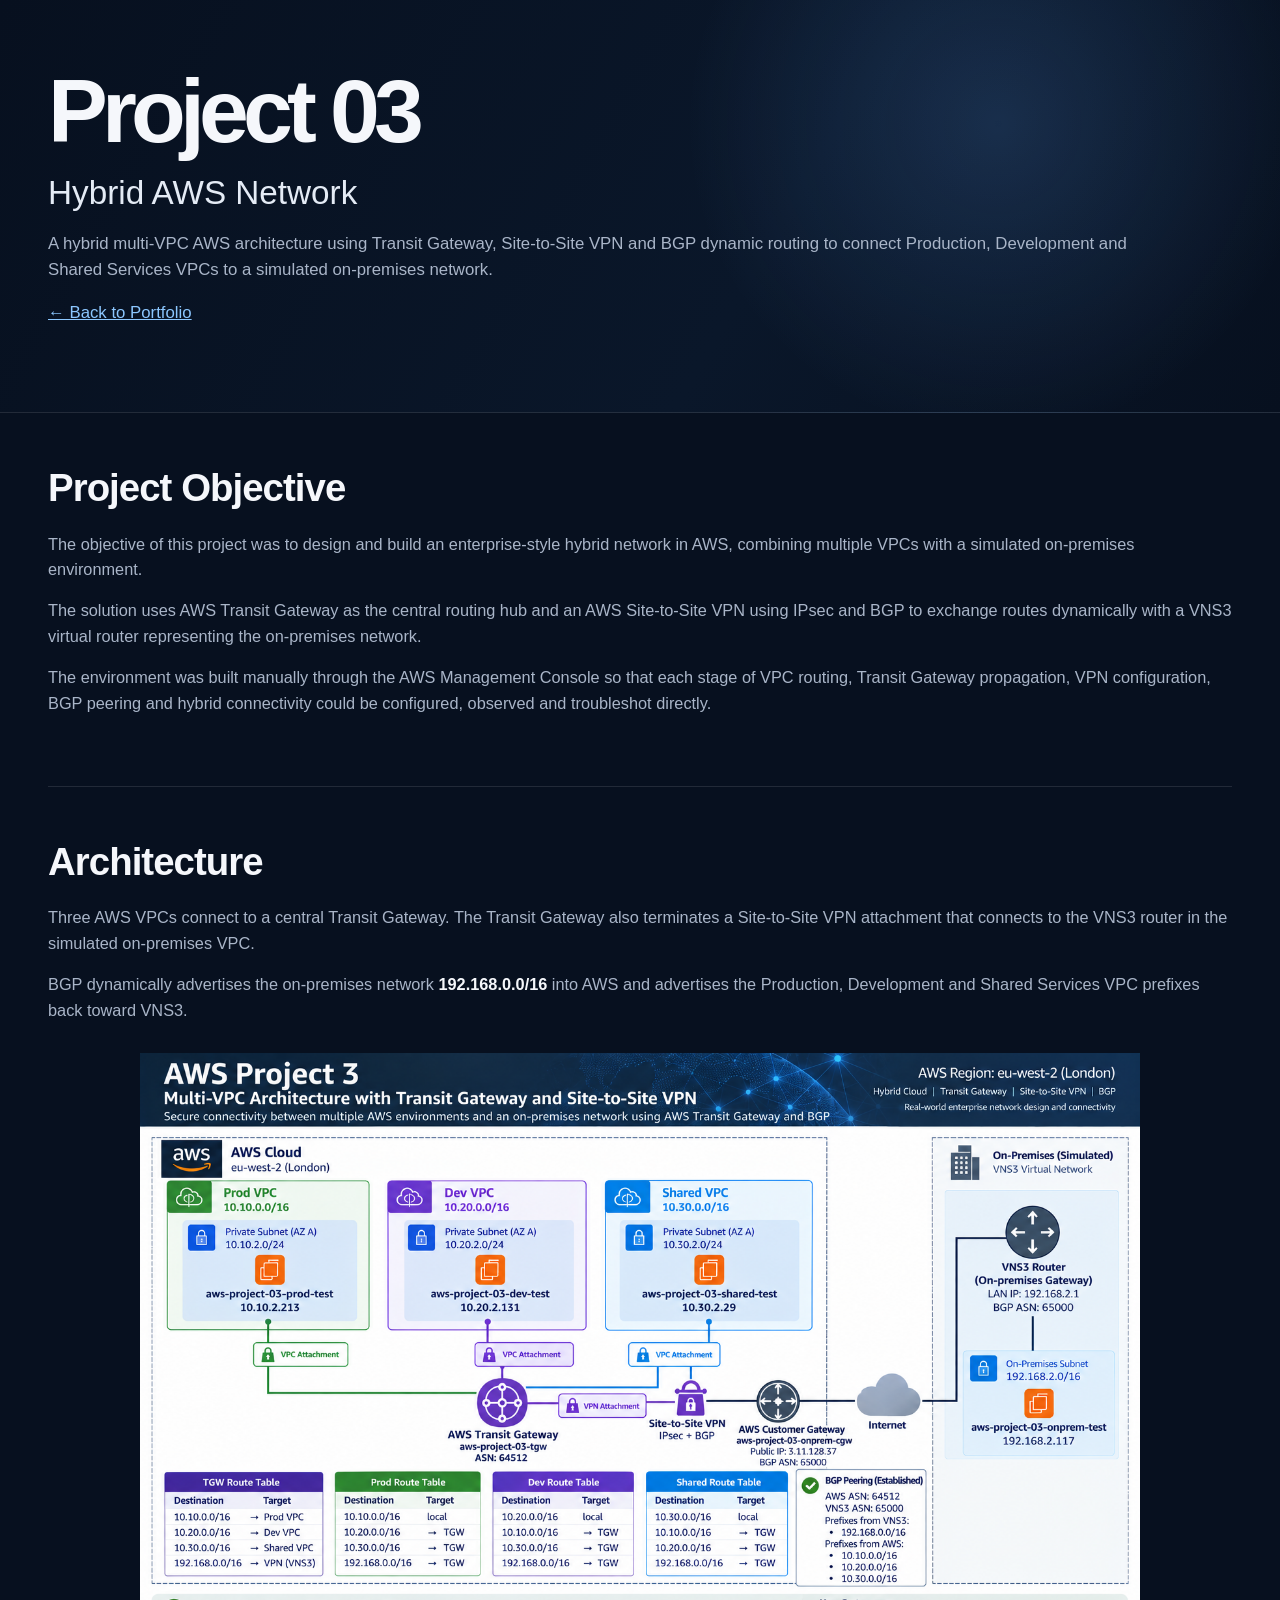
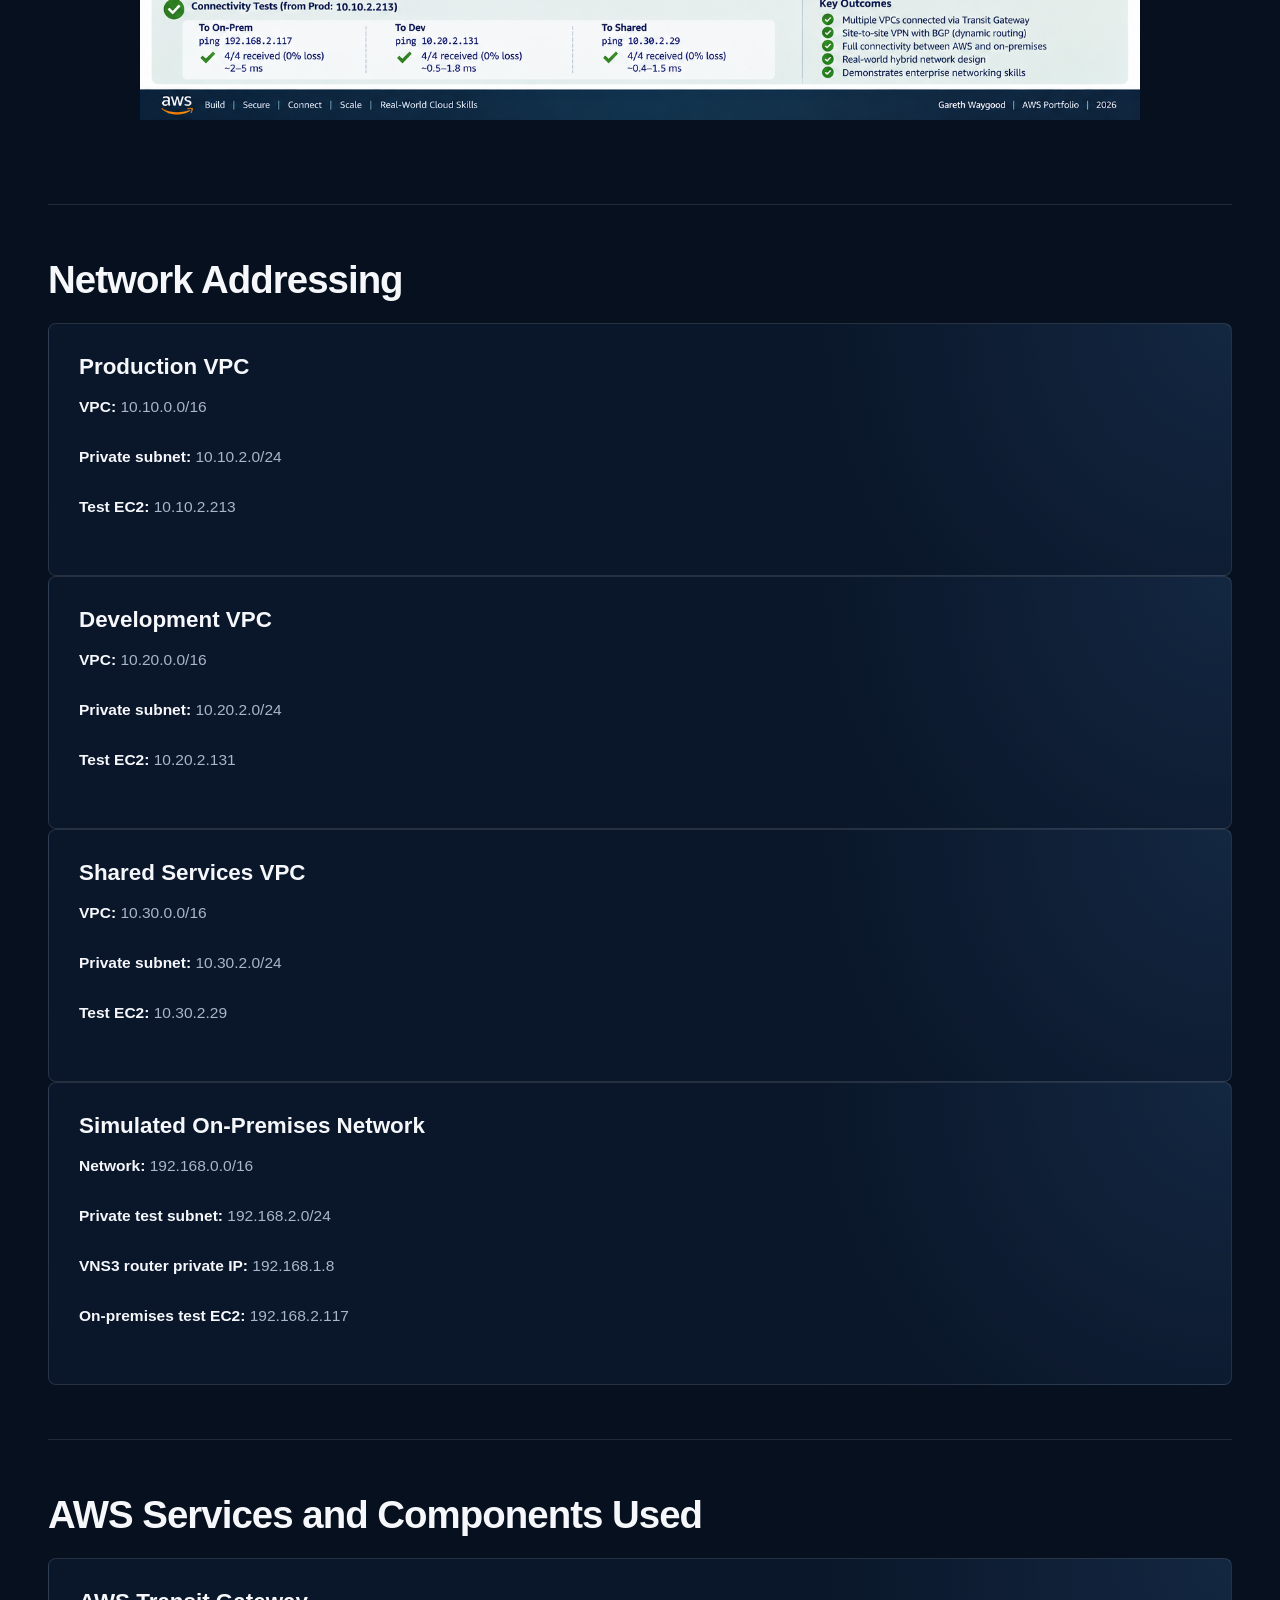
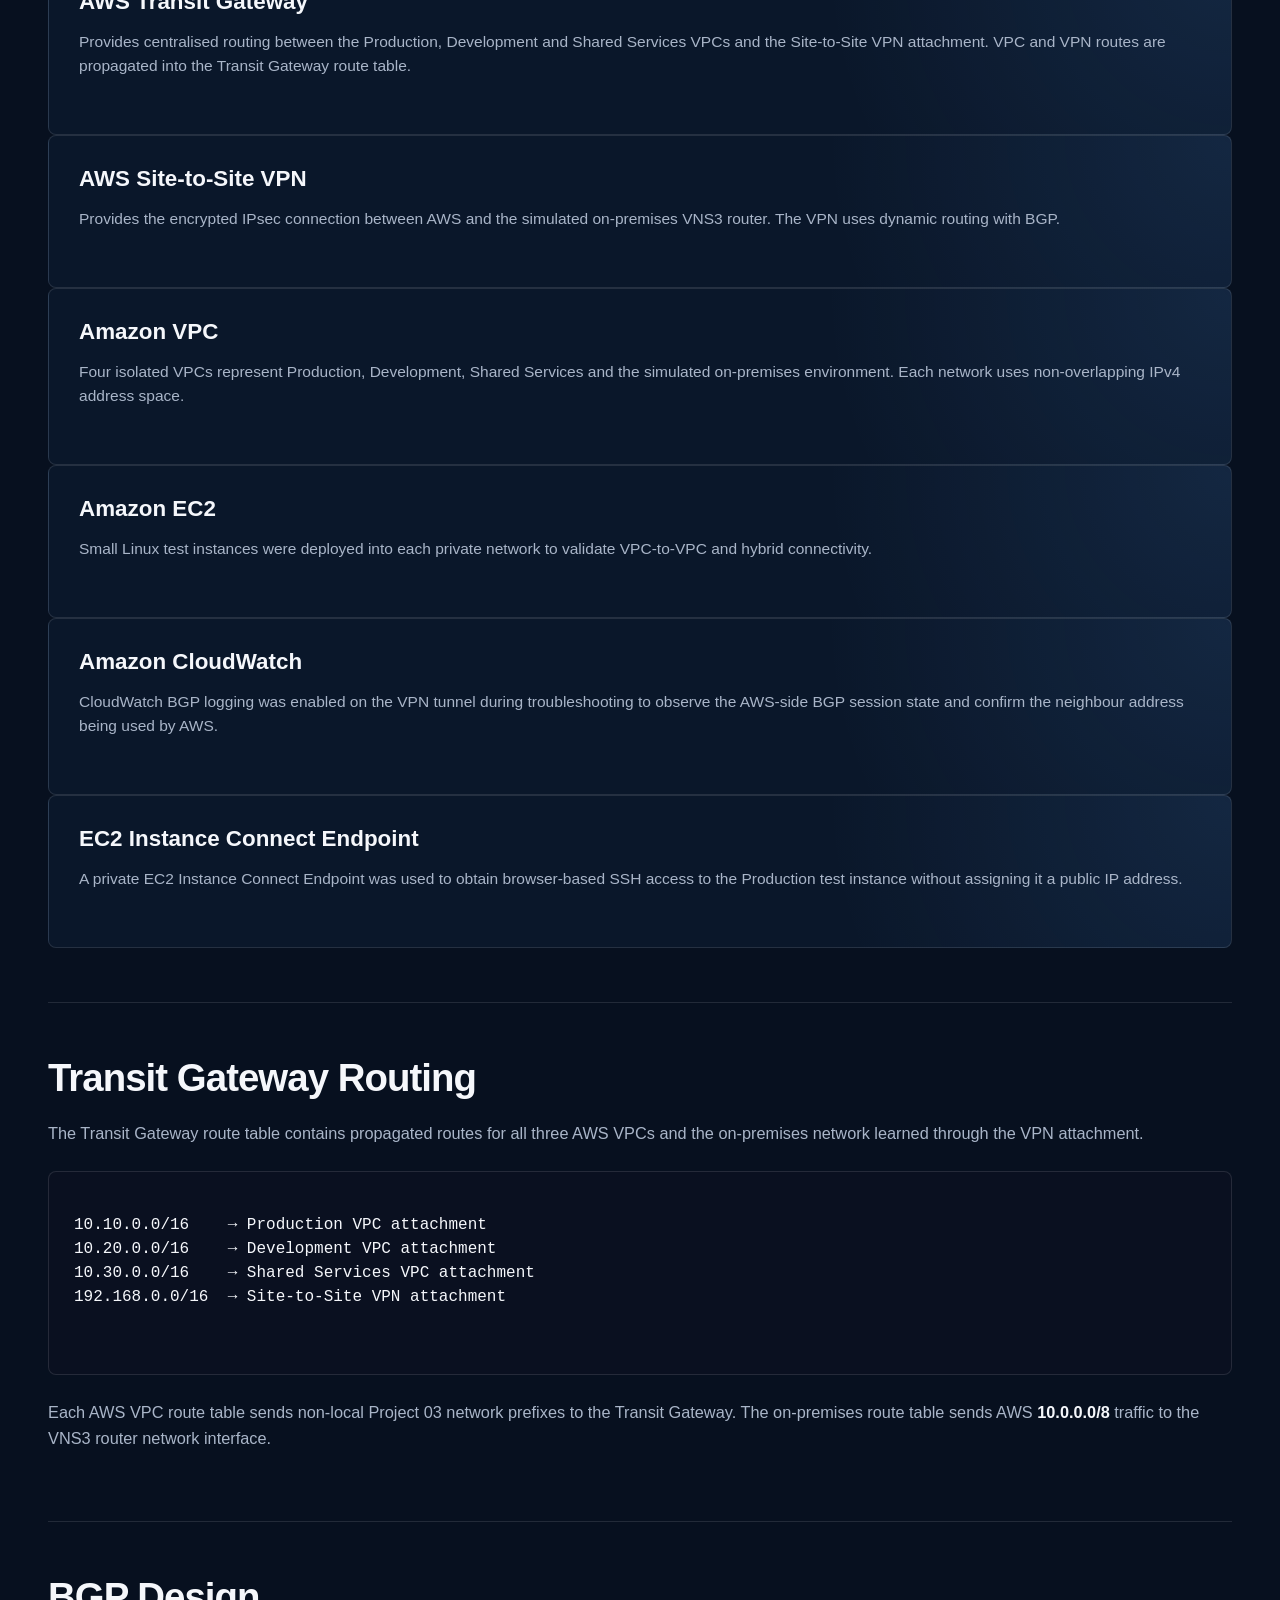
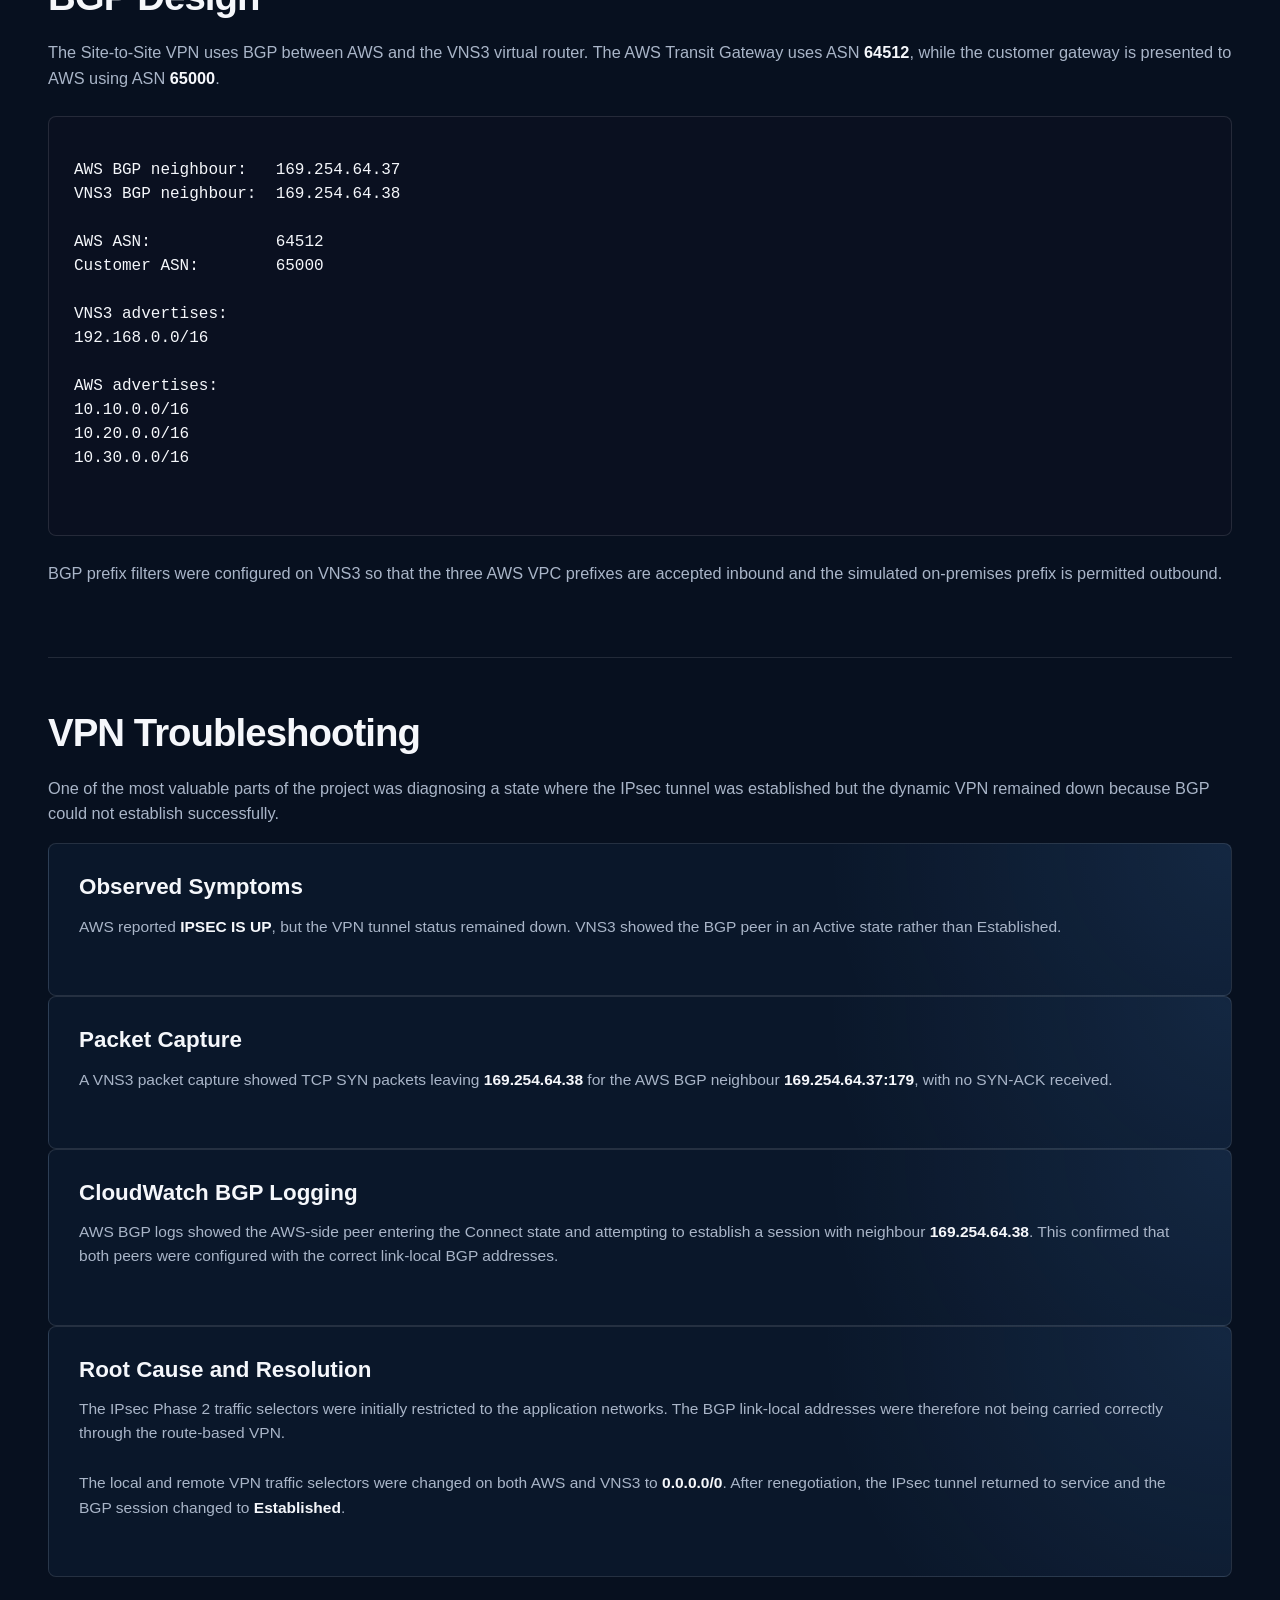
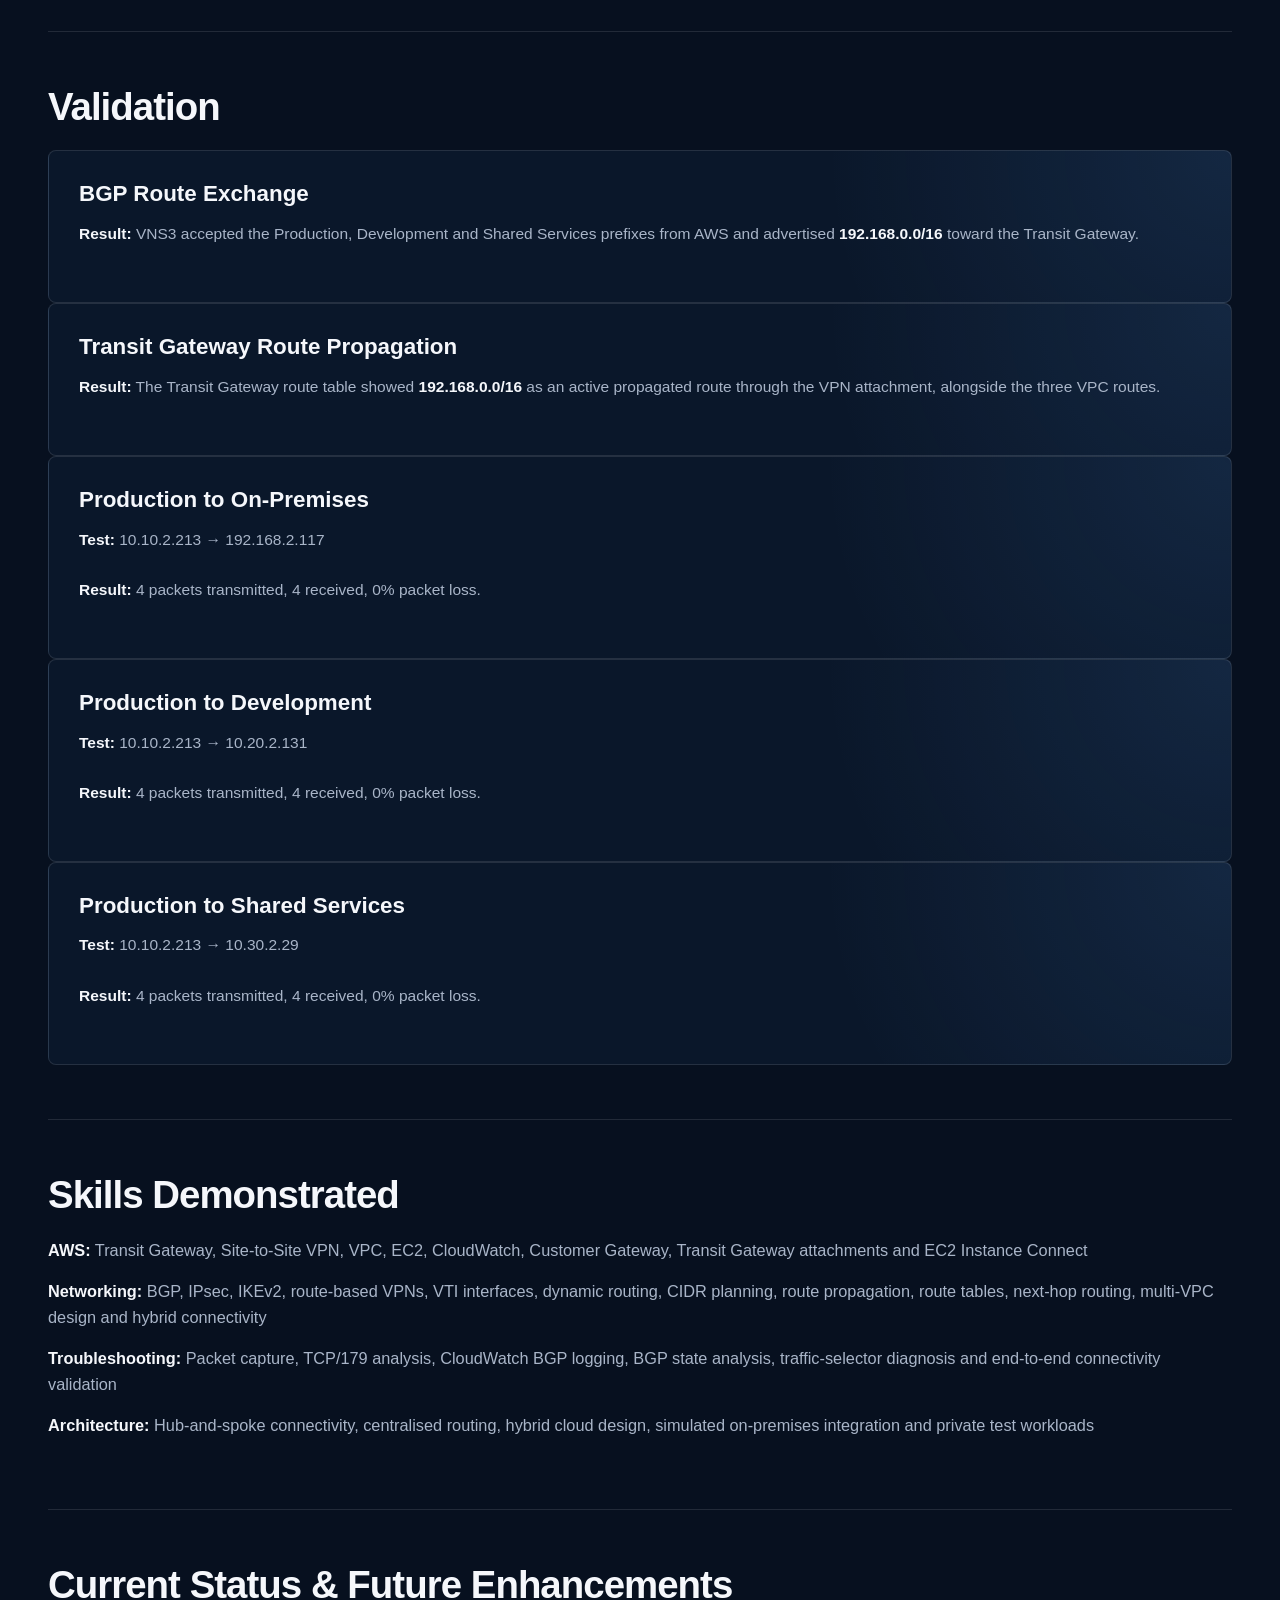
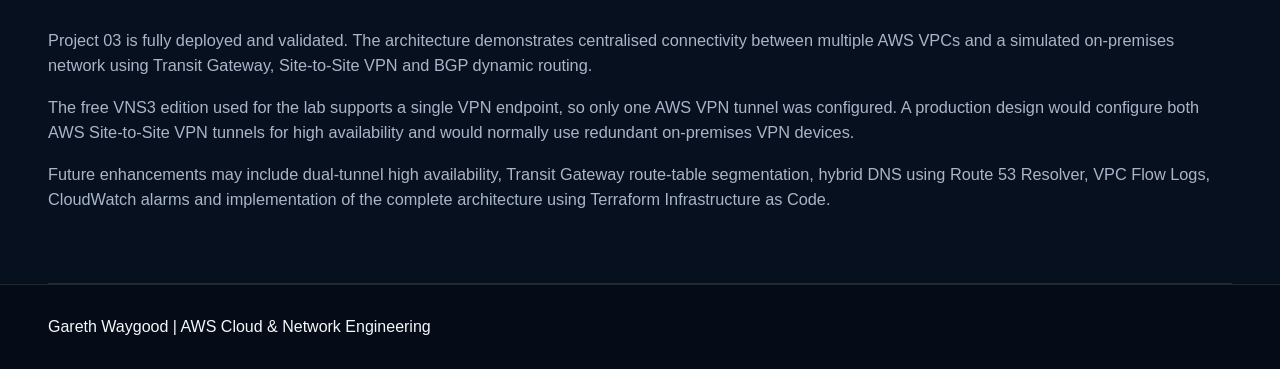
<file: site/project3.html>
<!DOCTYPE html>
<html lang="en">
<head>
    <meta charset="UTF-8">
    <meta name="viewport" content="width=device-width, initial-scale=1.0">

    <title>Project 03 | Hybrid AWS Network</title>

    <link rel="stylesheet" href="styles.css">
</head>

<body>

<header>
    <h1>Project 03</h1>
    <h2>Hybrid AWS Network</h2>

    <p>
        A hybrid multi-VPC AWS architecture using Transit Gateway,
        Site-to-Site VPN and BGP dynamic routing to connect Production,
        Development and Shared Services VPCs to a simulated on-premises network.
    </p>

    <p>
        <a href="index.html">← Back to Portfolio</a>
    </p>
</header>

<section>
    <h2>Project Objective</h2>

    <p>
        The objective of this project was to design and build an enterprise-style
        hybrid network in AWS, combining multiple VPCs with a simulated
        on-premises environment.
    </p>

    <p>
        The solution uses AWS Transit Gateway as the central routing hub and an
        AWS Site-to-Site VPN using IPsec and BGP to exchange routes dynamically
        with a VNS3 virtual router representing the on-premises network.
    </p>

    <p>
        The environment was built manually through the AWS Management Console so
        that each stage of VPC routing, Transit Gateway propagation, VPN
        configuration, BGP peering and hybrid connectivity could be configured,
        observed and troubleshot directly.
    </p>
</section>

<section>
    <h2>Architecture</h2>

    <p>
        Three AWS VPCs connect to a central Transit Gateway. The Transit Gateway
        also terminates a Site-to-Site VPN attachment that connects to the VNS3
        router in the simulated on-premises VPC.
    </p>

    <p>
        BGP dynamically advertises the on-premises network
        <strong>192.168.0.0/16</strong> into AWS and advertises the Production,
        Development and Shared Services VPC prefixes back toward VNS3.
    </p>

    <div class="architecture-image">
        <img
            src="images/aws-project03-architecture.png"
            alt="Project 03 AWS hybrid network architecture showing Production, Development and Shared Services VPCs connected through Transit Gateway to a Site-to-Site VPN and simulated on-premises VNS3 router"
        >
    </div>
</section>

<section>
    <h2>Network Addressing</h2>

    <div class="project">
        <h3>Production VPC</h3>
        <p><strong>VPC:</strong> 10.10.0.0/16</p>
        <p><strong>Private subnet:</strong> 10.10.2.0/24</p>
        <p><strong>Test EC2:</strong> 10.10.2.213</p>
    </div>

    <div class="project">
        <h3>Development VPC</h3>
        <p><strong>VPC:</strong> 10.20.0.0/16</p>
        <p><strong>Private subnet:</strong> 10.20.2.0/24</p>
        <p><strong>Test EC2:</strong> 10.20.2.131</p>
    </div>

    <div class="project">
        <h3>Shared Services VPC</h3>
        <p><strong>VPC:</strong> 10.30.0.0/16</p>
        <p><strong>Private subnet:</strong> 10.30.2.0/24</p>
        <p><strong>Test EC2:</strong> 10.30.2.29</p>
    </div>

    <div class="project">
        <h3>Simulated On-Premises Network</h3>
        <p><strong>Network:</strong> 192.168.0.0/16</p>
        <p><strong>Private test subnet:</strong> 192.168.2.0/24</p>
        <p><strong>VNS3 router private IP:</strong> 192.168.1.8</p>
        <p><strong>On-premises test EC2:</strong> 192.168.2.117</p>
    </div>
</section>

<section>
    <h2>AWS Services and Components Used</h2>

    <div class="project">
        <h3>AWS Transit Gateway</h3>
        <p>
            Provides centralised routing between the Production, Development and
            Shared Services VPCs and the Site-to-Site VPN attachment. VPC and VPN
            routes are propagated into the Transit Gateway route table.
        </p>
    </div>

    <div class="project">
        <h3>AWS Site-to-Site VPN</h3>
        <p>
            Provides the encrypted IPsec connection between AWS and the simulated
            on-premises VNS3 router. The VPN uses dynamic routing with BGP.
        </p>
    </div>

    <div class="project">
        <h3>Amazon VPC</h3>
        <p>
            Four isolated VPCs represent Production, Development, Shared Services
            and the simulated on-premises environment. Each network uses
            non-overlapping IPv4 address space.
        </p>
    </div>

    <div class="project">
        <h3>Amazon EC2</h3>
        <p>
            Small Linux test instances were deployed into each private network to
            validate VPC-to-VPC and hybrid connectivity.
        </p>
    </div>

    <div class="project">
        <h3>Amazon CloudWatch</h3>
        <p>
            CloudWatch BGP logging was enabled on the VPN tunnel during
            troubleshooting to observe the AWS-side BGP session state and confirm
            the neighbour address being used by AWS.
        </p>
    </div>

    <div class="project">
        <h3>EC2 Instance Connect Endpoint</h3>
        <p>
            A private EC2 Instance Connect Endpoint was used to obtain browser-based
            SSH access to the Production test instance without assigning it a
            public IP address.
        </p>
    </div>
</section>

<section>
    <h2>Transit Gateway Routing</h2>

    <p>
        The Transit Gateway route table contains propagated routes for all three
        AWS VPCs and the on-premises network learned through the VPN attachment.
    </p>

    <div class="architecture">
        <pre>
10.10.0.0/16    → Production VPC attachment
10.20.0.0/16    → Development VPC attachment
10.30.0.0/16    → Shared Services VPC attachment
192.168.0.0/16  → Site-to-Site VPN attachment
        </pre>
    </div>

    <p>
        Each AWS VPC route table sends non-local Project 03 network prefixes to
        the Transit Gateway. The on-premises route table sends AWS
        <strong>10.0.0.0/8</strong> traffic to the VNS3 router network interface.
    </p>
</section>

<section>
    <h2>BGP Design</h2>

    <p>
        The Site-to-Site VPN uses BGP between AWS and the VNS3 virtual router.
        The AWS Transit Gateway uses ASN <strong>64512</strong>, while the
        customer gateway is presented to AWS using ASN <strong>65000</strong>.
    </p>

    <div class="architecture">
        <pre>
AWS BGP neighbour:   169.254.64.37
VNS3 BGP neighbour:  169.254.64.38

AWS ASN:             64512
Customer ASN:        65000

VNS3 advertises:
192.168.0.0/16

AWS advertises:
10.10.0.0/16
10.20.0.0/16
10.30.0.0/16
        </pre>
    </div>

    <p>
        BGP prefix filters were configured on VNS3 so that the three AWS VPC
        prefixes are accepted inbound and the simulated on-premises prefix is
        permitted outbound.
    </p>
</section>

<section>
    <h2>VPN Troubleshooting</h2>

    <p>
        One of the most valuable parts of the project was diagnosing a state where
        the IPsec tunnel was established but the dynamic VPN remained down because
        BGP could not establish successfully.
    </p>

    <div class="project">
        <h3>Observed Symptoms</h3>
        <p>
            AWS reported <strong>IPSEC IS UP</strong>, but the VPN tunnel status
            remained down. VNS3 showed the BGP peer in an Active state rather than
            Established.
        </p>
    </div>

    <div class="project">
        <h3>Packet Capture</h3>
        <p>
            A VNS3 packet capture showed TCP SYN packets leaving
            <strong>169.254.64.38</strong> for the AWS BGP neighbour
            <strong>169.254.64.37:179</strong>, with no SYN-ACK received.
        </p>
    </div>

    <div class="project">
        <h3>CloudWatch BGP Logging</h3>
        <p>
            AWS BGP logs showed the AWS-side peer entering the Connect state and
            attempting to establish a session with neighbour
            <strong>169.254.64.38</strong>. This confirmed that both peers were
            configured with the correct link-local BGP addresses.
        </p>
    </div>

    <div class="project">
        <h3>Root Cause and Resolution</h3>
        <p>
            The IPsec Phase 2 traffic selectors were initially restricted to the
            application networks. The BGP link-local addresses were therefore not
            being carried correctly through the route-based VPN.
        </p>

        <p>
            The local and remote VPN traffic selectors were changed on both AWS
            and VNS3 to <strong>0.0.0.0/0</strong>. After renegotiation, the IPsec
            tunnel returned to service and the BGP session changed to
            <strong>Established</strong>.
        </p>
    </div>
</section>

<section>
    <h2>Validation</h2>

    <div class="project">
        <h3>BGP Route Exchange</h3>
        <p>
            <strong>Result:</strong> VNS3 accepted the Production, Development and
            Shared Services prefixes from AWS and advertised
            <strong>192.168.0.0/16</strong> toward the Transit Gateway.
        </p>
    </div>

    <div class="project">
        <h3>Transit Gateway Route Propagation</h3>
        <p>
            <strong>Result:</strong> The Transit Gateway route table showed
            <strong>192.168.0.0/16</strong> as an active propagated route through
            the VPN attachment, alongside the three VPC routes.
        </p>
    </div>

    <div class="project">
        <h3>Production to On-Premises</h3>
        <p><strong>Test:</strong> 10.10.2.213 → 192.168.2.117</p>
        <p><strong>Result:</strong> 4 packets transmitted, 4 received, 0% packet loss.</p>
    </div>

    <div class="project">
        <h3>Production to Development</h3>
        <p><strong>Test:</strong> 10.10.2.213 → 10.20.2.131</p>
        <p><strong>Result:</strong> 4 packets transmitted, 4 received, 0% packet loss.</p>
    </div>

    <div class="project">
        <h3>Production to Shared Services</h3>
        <p><strong>Test:</strong> 10.10.2.213 → 10.30.2.29</p>
        <p><strong>Result:</strong> 4 packets transmitted, 4 received, 0% packet loss.</p>
    </div>
</section>

<section>
    <h2>Skills Demonstrated</h2>

    <p>
        <strong>AWS:</strong>
        Transit Gateway, Site-to-Site VPN, VPC, EC2, CloudWatch,
        Customer Gateway, Transit Gateway attachments and EC2 Instance Connect
    </p>

    <p>
        <strong>Networking:</strong>
        BGP, IPsec, IKEv2, route-based VPNs, VTI interfaces, dynamic routing,
        CIDR planning, route propagation, route tables, next-hop routing,
        multi-VPC design and hybrid connectivity
    </p>

    <p>
        <strong>Troubleshooting:</strong>
        Packet capture, TCP/179 analysis, CloudWatch BGP logging,
        BGP state analysis, traffic-selector diagnosis and end-to-end
        connectivity validation
    </p>

    <p>
        <strong>Architecture:</strong>
        Hub-and-spoke connectivity, centralised routing, hybrid cloud design,
        simulated on-premises integration and private test workloads
    </p>
</section>

<section>
    <h2>Current Status &amp; Future Enhancements</h2>

    <p>
        Project 03 is fully deployed and validated. The architecture demonstrates
        centralised connectivity between multiple AWS VPCs and a simulated
        on-premises network using Transit Gateway, Site-to-Site VPN and BGP
        dynamic routing.
    </p>

    <p>
        The free VNS3 edition used for the lab supports a single VPN endpoint, so
        only one AWS VPN tunnel was configured. A production design would
        configure both AWS Site-to-Site VPN tunnels for high availability and
        would normally use redundant on-premises VPN devices.
    </p>

    <p>
        Future enhancements may include dual-tunnel high availability,
        Transit Gateway route-table segmentation, hybrid DNS using Route 53 Resolver,
        VPC Flow Logs, CloudWatch alarms and implementation of the complete
        architecture using Terraform Infrastructure as Code.
    </p>
</section>

<footer>
    <p>Gareth Waygood | AWS Cloud &amp; Network Engineering</p>
</footer>

</body>
</html>
</file>
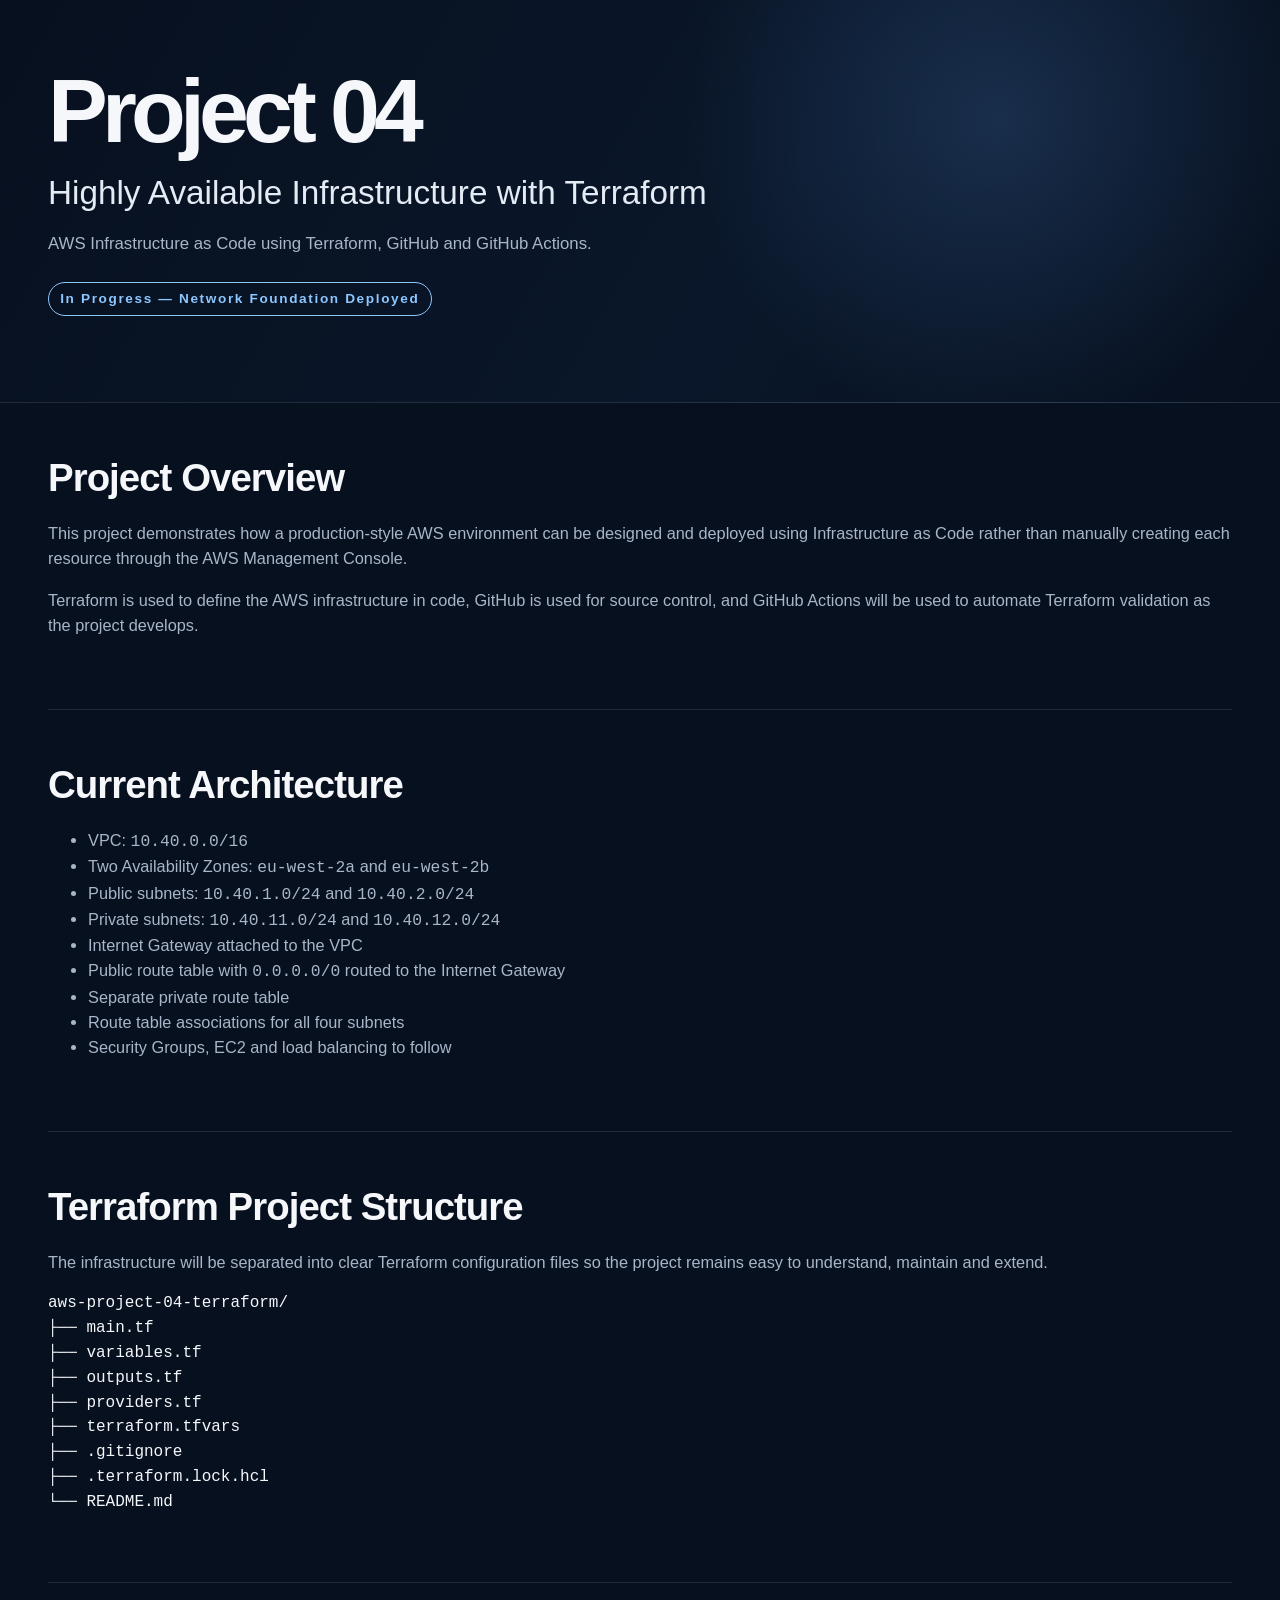
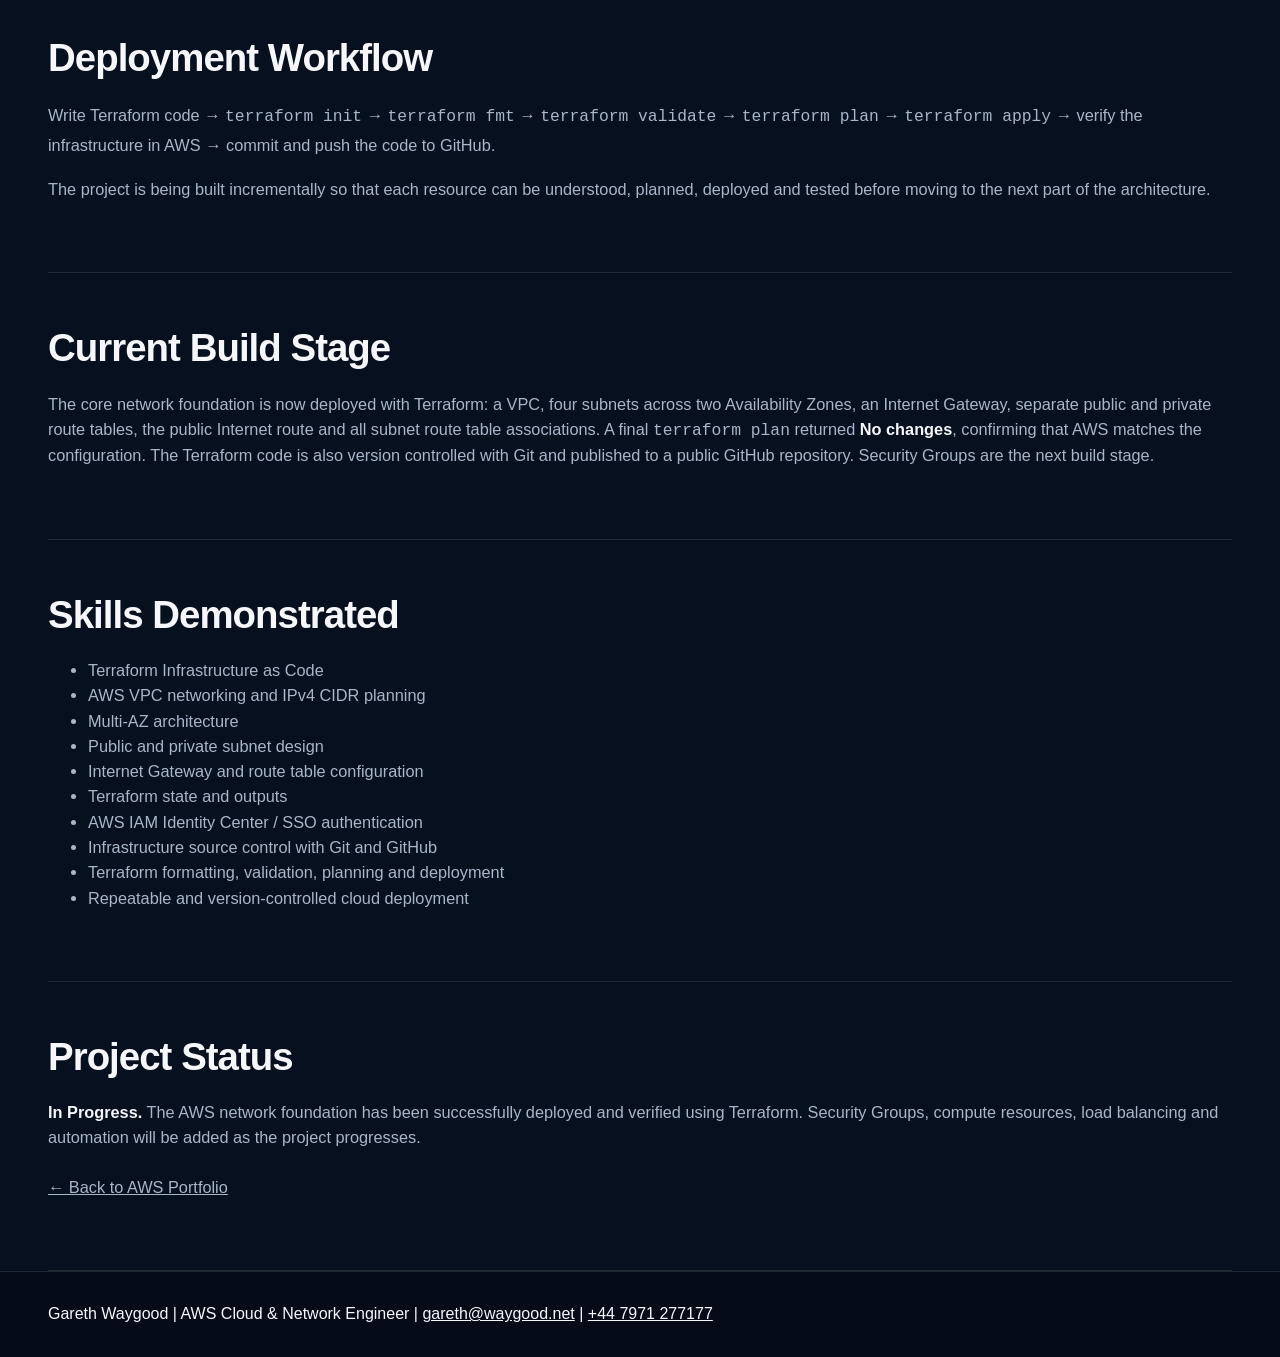
<file: site/project4.html>
<!DOCTYPE html>
<html lang="en">
<head>
    <meta charset="UTF-8">
    <meta name="viewport" content="width=device-width, initial-scale=1.0">

    <title>Project 4 | AWS Infrastructure with Terraform</title>

    <link rel="stylesheet" href="styles.css">

    <style>
        .status {
            display: inline-block;
            margin: 0.5rem 0 1rem;
            padding: 0.35rem 0.7rem;
            border: 1px solid currentColor;
            border-radius: 999px;
            font-size: 0.85rem;
            font-weight: 600;
        }

        .project-nav {
            margin-top: 1.5rem;
        }

        .project-nav a,
        footer a {
            color: inherit;
        }

        code {
            font-family: Consolas, Monaco, "Courier New", monospace;
        }

        .workflow {
            line-height: 1.8;
        }
    </style>
</head>

<body>

<header>
    <h1>Project 04</h1>
    <h2>Highly Available Infrastructure with Terraform</h2>

    <p>
        AWS Infrastructure as Code using Terraform, GitHub and GitHub Actions.
    </p>

    <span class="status">In Progress — Network Foundation Deployed</span>
</header>

<section>
    <h2>Project Overview</h2>

    <p>
        This project demonstrates how a production-style AWS environment can be
        designed and deployed using Infrastructure as Code rather than manually
        creating each resource through the AWS Management Console.
    </p>

    <p>
        Terraform is used to define the AWS infrastructure in code, GitHub is
        used for source control, and GitHub Actions will be used to automate
        Terraform validation as the project develops.
    </p>
</section>

<section>
    <h2>Current Architecture</h2>

    <ul>
        <li>VPC: <code>10.40.0.0/16</code></li>
        <li>Two Availability Zones: <code>eu-west-2a</code> and <code>eu-west-2b</code></li>
        <li>Public subnets: <code>10.40.1.0/24</code> and <code>10.40.2.0/24</code></li>
        <li>Private subnets: <code>10.40.11.0/24</code> and <code>10.40.12.0/24</code></li>
        <li>Internet Gateway attached to the VPC</li>
        <li>Public route table with <code>0.0.0.0/0</code> routed to the Internet Gateway</li>
        <li>Separate private route table</li>
        <li>Route table associations for all four subnets</li>
        <li>Security Groups, EC2 and load balancing to follow</li>
    </ul>
</section>

<section>
    <h2>Terraform Project Structure</h2>

    <p>
        The infrastructure will be separated into clear Terraform configuration
        files so the project remains easy to understand, maintain and extend.
    </p>

    <pre><code>aws-project-04-terraform/
├── main.tf
├── variables.tf
├── outputs.tf
├── providers.tf
├── terraform.tfvars
├── .gitignore
├── .terraform.lock.hcl
└── README.md</code></pre>
</section>

<section>
    <h2>Deployment Workflow</h2>

    <p class="workflow">
        Write Terraform code → <code>terraform init</code> →
        <code>terraform fmt</code> → <code>terraform validate</code> →
        <code>terraform plan</code> → <code>terraform apply</code> →
        verify the infrastructure in AWS → commit and push the code to GitHub.
    </p>

    <p>
        The project is being built incrementally so that each resource can be
        understood, planned, deployed and tested before moving to the next part
        of the architecture.
    </p>
</section>

<section>
    <h2>Current Build Stage</h2>

    <p>
        The core network foundation is now deployed with Terraform: a VPC,
        four subnets across two Availability Zones, an Internet Gateway, separate
        public and private route tables, the public Internet route and all subnet
        route table associations. A final <code>terraform plan</code> returned
        <strong>No changes</strong>, confirming that AWS matches the configuration.
        The Terraform code is also version controlled with Git and published to
        a public GitHub repository. Security Groups are the next build stage.
    </p>
</section>

<section>
    <h2>Skills Demonstrated</h2>

    <ul>
        <li>Terraform Infrastructure as Code</li>
        <li>AWS VPC networking and IPv4 CIDR planning</li>
        <li>Multi-AZ architecture</li>
        <li>Public and private subnet design</li>
        <li>Internet Gateway and route table configuration</li>
        <li>Terraform state and outputs</li>
        <li>AWS IAM Identity Center / SSO authentication</li>
        <li>Infrastructure source control with Git and GitHub</li>
        <li>Terraform formatting, validation, planning and deployment</li>
        <li>Repeatable and version-controlled cloud deployment</li>
    </ul>
</section>

<section>
    <h2>Project Status</h2>

    <p>
        <strong>In Progress.</strong> The AWS network foundation has been
        successfully deployed and verified using Terraform. Security Groups,
        compute resources, load balancing and automation will be added as the
        project progresses.
    </p>

    <p class="project-nav">
        <a href="index.html">← Back to AWS Portfolio</a>
    </p>
</section>

<footer>
    <p>
        Gareth Waygood | AWS Cloud &amp; Network Engineer |
        <a href="mailto:gareth@waygood.net">gareth@waygood.net</a> |
        <a href="tel:+447971277177">+44 7971 277177</a>
    </p>
</footer>

</body>
</html>
</file>
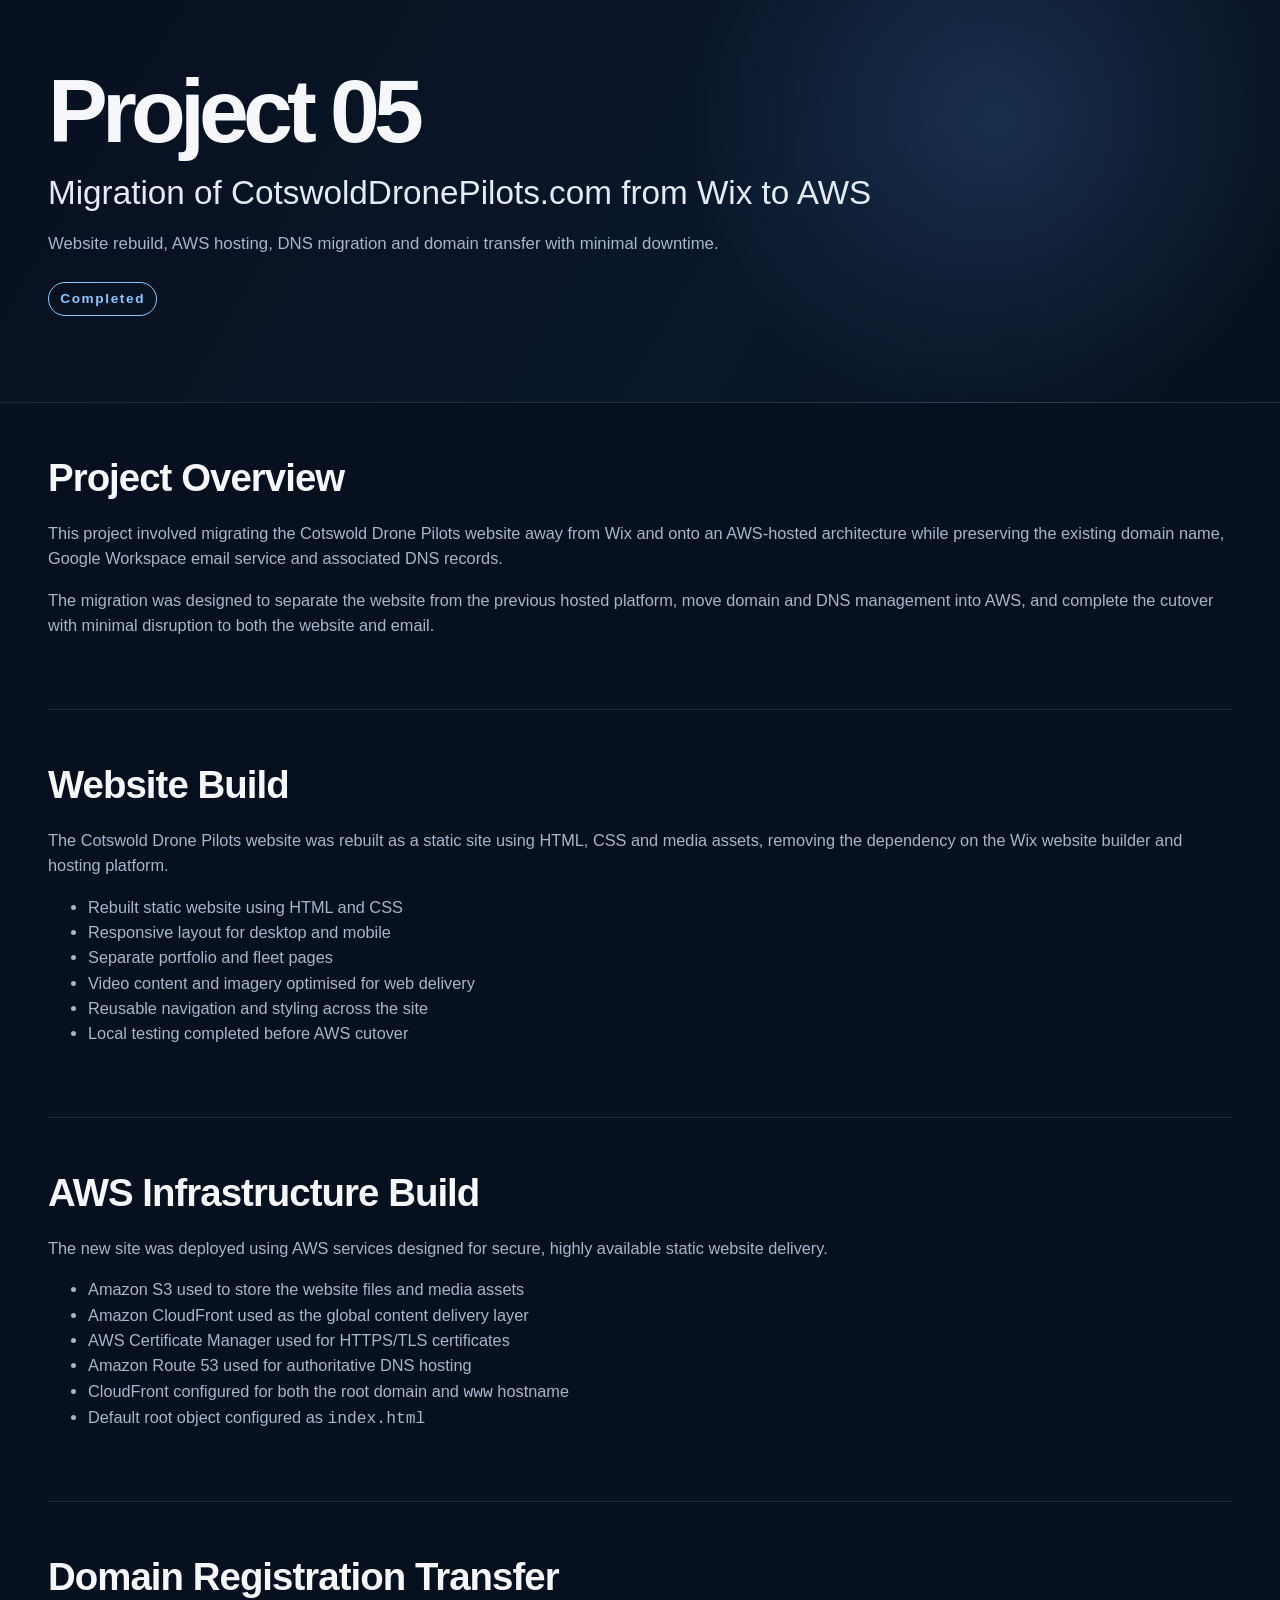
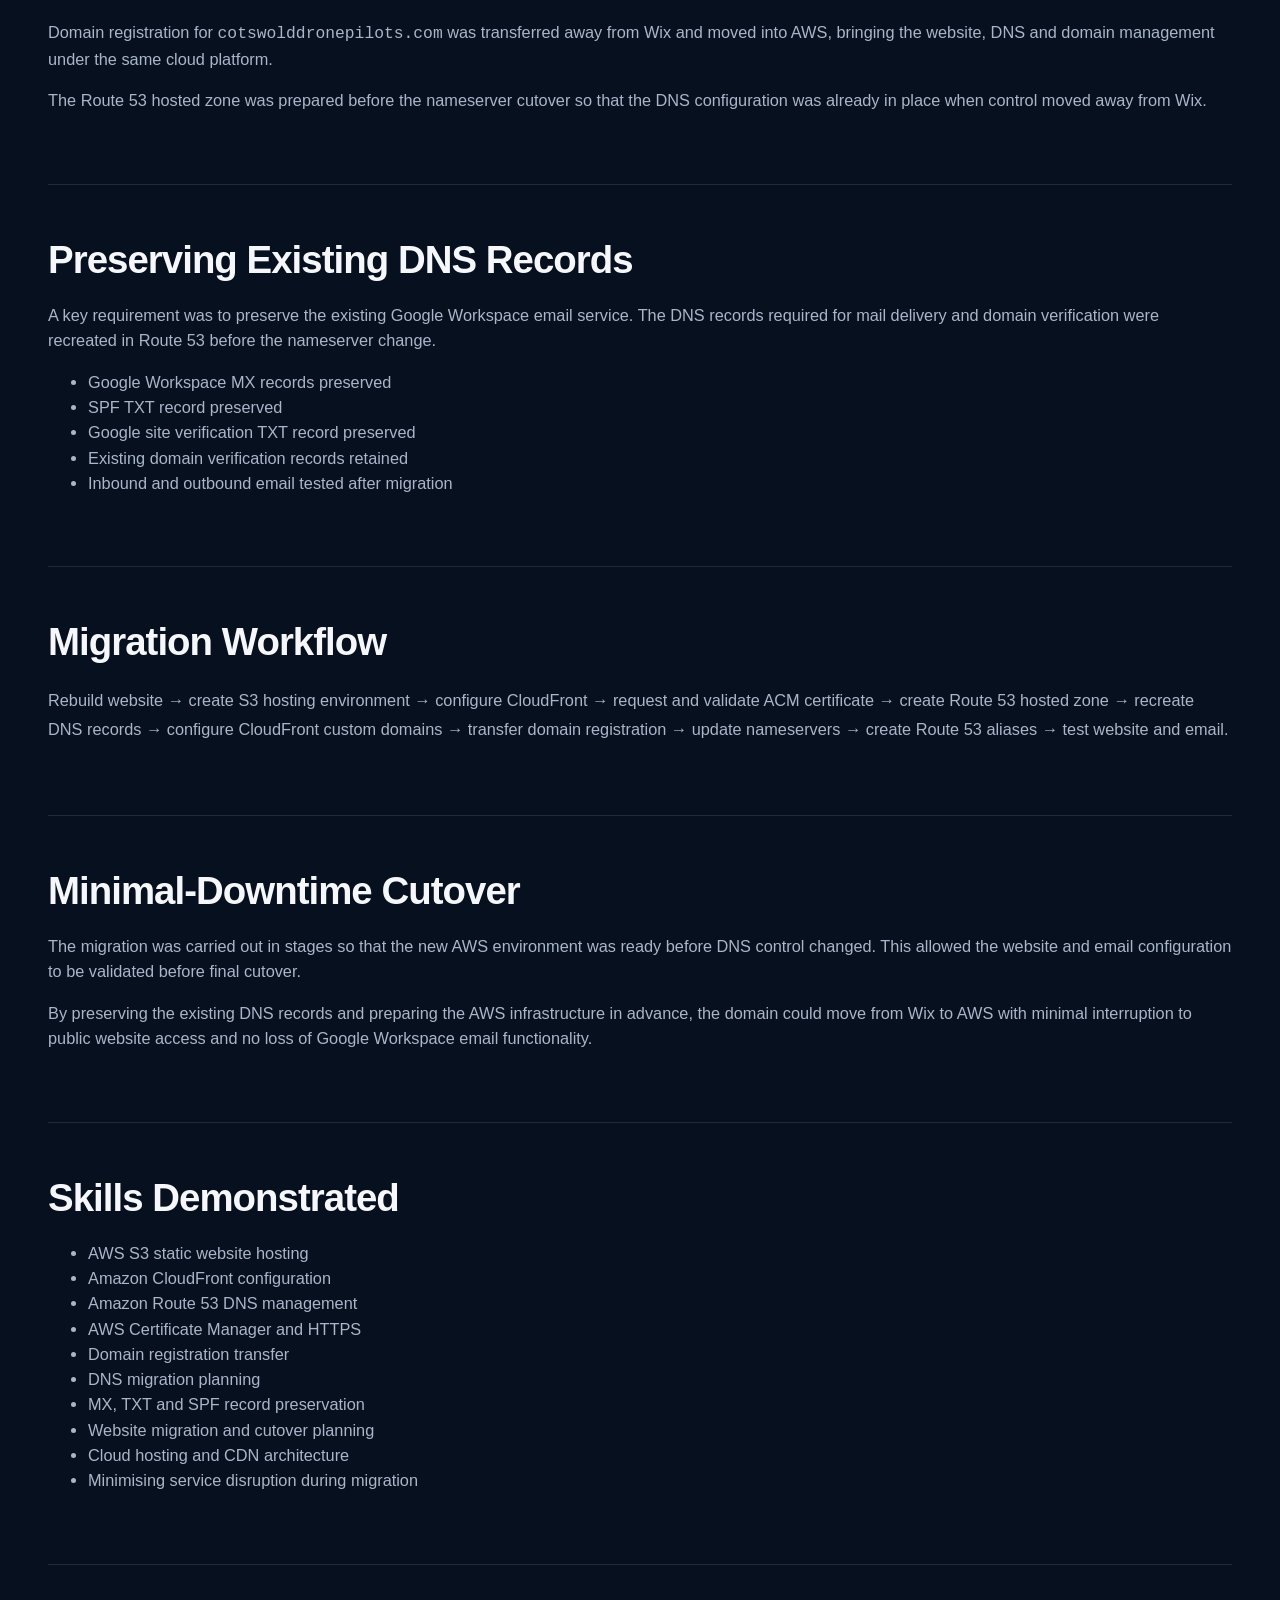
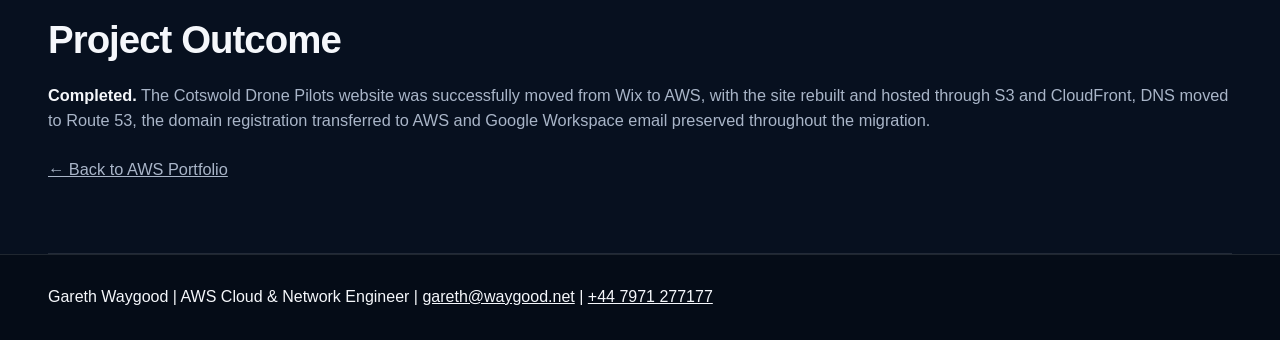
<file: site/project5.html>
<!DOCTYPE html>
<html lang="en">
<head>
    <meta charset="UTF-8">
    <meta name="viewport" content="width=device-width, initial-scale=1.0">

    <title>Project 5 | Wix to AWS Website Migration</title>

    <link rel="stylesheet" href="styles.css">

    <style>
        .status {
            display: inline-block;
            margin: 0.5rem 0 1rem;
            padding: 0.35rem 0.7rem;
            border: 1px solid currentColor;
            border-radius: 999px;
            font-size: 0.85rem;
            font-weight: 600;
        }

        .project-nav {
            margin-top: 1.5rem;
        }

        .project-nav a,
        footer a {
            color: inherit;
        }

        code {
            font-family: Consolas, Monaco, "Courier New", monospace;
        }

        .workflow {
            line-height: 1.8;
        }
    </style>
</head>

<body>

<header>
    <h1>Project 05</h1>
    <h2>Migration of CotswoldDronePilots.com from Wix to AWS</h2>

    <p>
        Website rebuild, AWS hosting, DNS migration and domain transfer with minimal downtime.
    </p>

    <span class="status">Completed</span>
</header>

<section>
    <h2>Project Overview</h2>

    <p>
        This project involved migrating the Cotswold Drone Pilots website away from Wix
        and onto an AWS-hosted architecture while preserving the existing domain name,
        Google Workspace email service and associated DNS records.
    </p>

    <p>
        The migration was designed to separate the website from the previous hosted
        platform, move domain and DNS management into AWS, and complete the cutover
        with minimal disruption to both the website and email.
    </p>
</section>

<section>
    <h2>Website Build</h2>

    <p>
        The Cotswold Drone Pilots website was rebuilt as a static site using HTML, CSS
        and media assets, removing the dependency on the Wix website builder and hosting platform.
    </p>

    <ul>
        <li>Rebuilt static website using HTML and CSS</li>
        <li>Responsive layout for desktop and mobile</li>
        <li>Separate portfolio and fleet pages</li>
        <li>Video content and imagery optimised for web delivery</li>
        <li>Reusable navigation and styling across the site</li>
        <li>Local testing completed before AWS cutover</li>
    </ul>
</section>

<section>
    <h2>AWS Infrastructure Build</h2>

    <p>
        The new site was deployed using AWS services designed for secure, highly available
        static website delivery.
    </p>

    <ul>
        <li>Amazon S3 used to store the website files and media assets</li>
        <li>Amazon CloudFront used as the global content delivery layer</li>
        <li>AWS Certificate Manager used for HTTPS/TLS certificates</li>
        <li>Amazon Route 53 used for authoritative DNS hosting</li>
        <li>CloudFront configured for both the root domain and <code>www</code> hostname</li>
        <li>Default root object configured as <code>index.html</code></li>
    </ul>
</section>

<section>
    <h2>Domain Registration Transfer</h2>

    <p>
        Domain registration for <code>cotswolddronepilots.com</code> was transferred away
        from Wix and moved into AWS, bringing the website, DNS and domain management
        under the same cloud platform.
    </p>

    <p>
        The Route 53 hosted zone was prepared before the nameserver cutover so that the
        DNS configuration was already in place when control moved away from Wix.
    </p>
</section>

<section>
    <h2>Preserving Existing DNS Records</h2>

    <p>
        A key requirement was to preserve the existing Google Workspace email service.
        The DNS records required for mail delivery and domain verification were recreated
        in Route 53 before the nameserver change.
    </p>

    <ul>
        <li>Google Workspace MX records preserved</li>
        <li>SPF TXT record preserved</li>
        <li>Google site verification TXT record preserved</li>
        <li>Existing domain verification records retained</li>
        <li>Inbound and outbound email tested after migration</li>
    </ul>
</section>

<section>
    <h2>Migration Workflow</h2>

    <p class="workflow">
        Rebuild website → create S3 hosting environment → configure CloudFront →
        request and validate ACM certificate → create Route 53 hosted zone →
        recreate DNS records → configure CloudFront custom domains →
        transfer domain registration → update nameservers → create Route 53 aliases →
        test website and email.
    </p>
</section>

<section>
    <h2>Minimal-Downtime Cutover</h2>

    <p>
        The migration was carried out in stages so that the new AWS environment was ready
        before DNS control changed. This allowed the website and email configuration to be
        validated before final cutover.
    </p>

    <p>
        By preserving the existing DNS records and preparing the AWS infrastructure in advance,
        the domain could move from Wix to AWS with minimal interruption to public website access
        and no loss of Google Workspace email functionality.
    </p>
</section>

<section>
    <h2>Skills Demonstrated</h2>

    <ul>
        <li>AWS S3 static website hosting</li>
        <li>Amazon CloudFront configuration</li>
        <li>Amazon Route 53 DNS management</li>
        <li>AWS Certificate Manager and HTTPS</li>
        <li>Domain registration transfer</li>
        <li>DNS migration planning</li>
        <li>MX, TXT and SPF record preservation</li>
        <li>Website migration and cutover planning</li>
        <li>Cloud hosting and CDN architecture</li>
        <li>Minimising service disruption during migration</li>
    </ul>
</section>

<section>
    <h2>Project Outcome</h2>

    <p>
        <strong>Completed.</strong> The Cotswold Drone Pilots website was successfully moved
        from Wix to AWS, with the site rebuilt and hosted through S3 and CloudFront,
        DNS moved to Route 53, the domain registration transferred to AWS and Google Workspace
        email preserved throughout the migration.
    </p>

    <p class="project-nav">
        <a href="index.html">← Back to AWS Portfolio</a>
    </p>
</section>

<footer>
    <p>
        Gareth Waygood | AWS Cloud &amp; Network Engineer |
        <a href="mailto:gareth@waygood.net">gareth@waygood.net</a> |
        <a href="tel:+447971277177">+44 7971 277177</a>
    </p>
</footer>

</body>
</html>
</file>
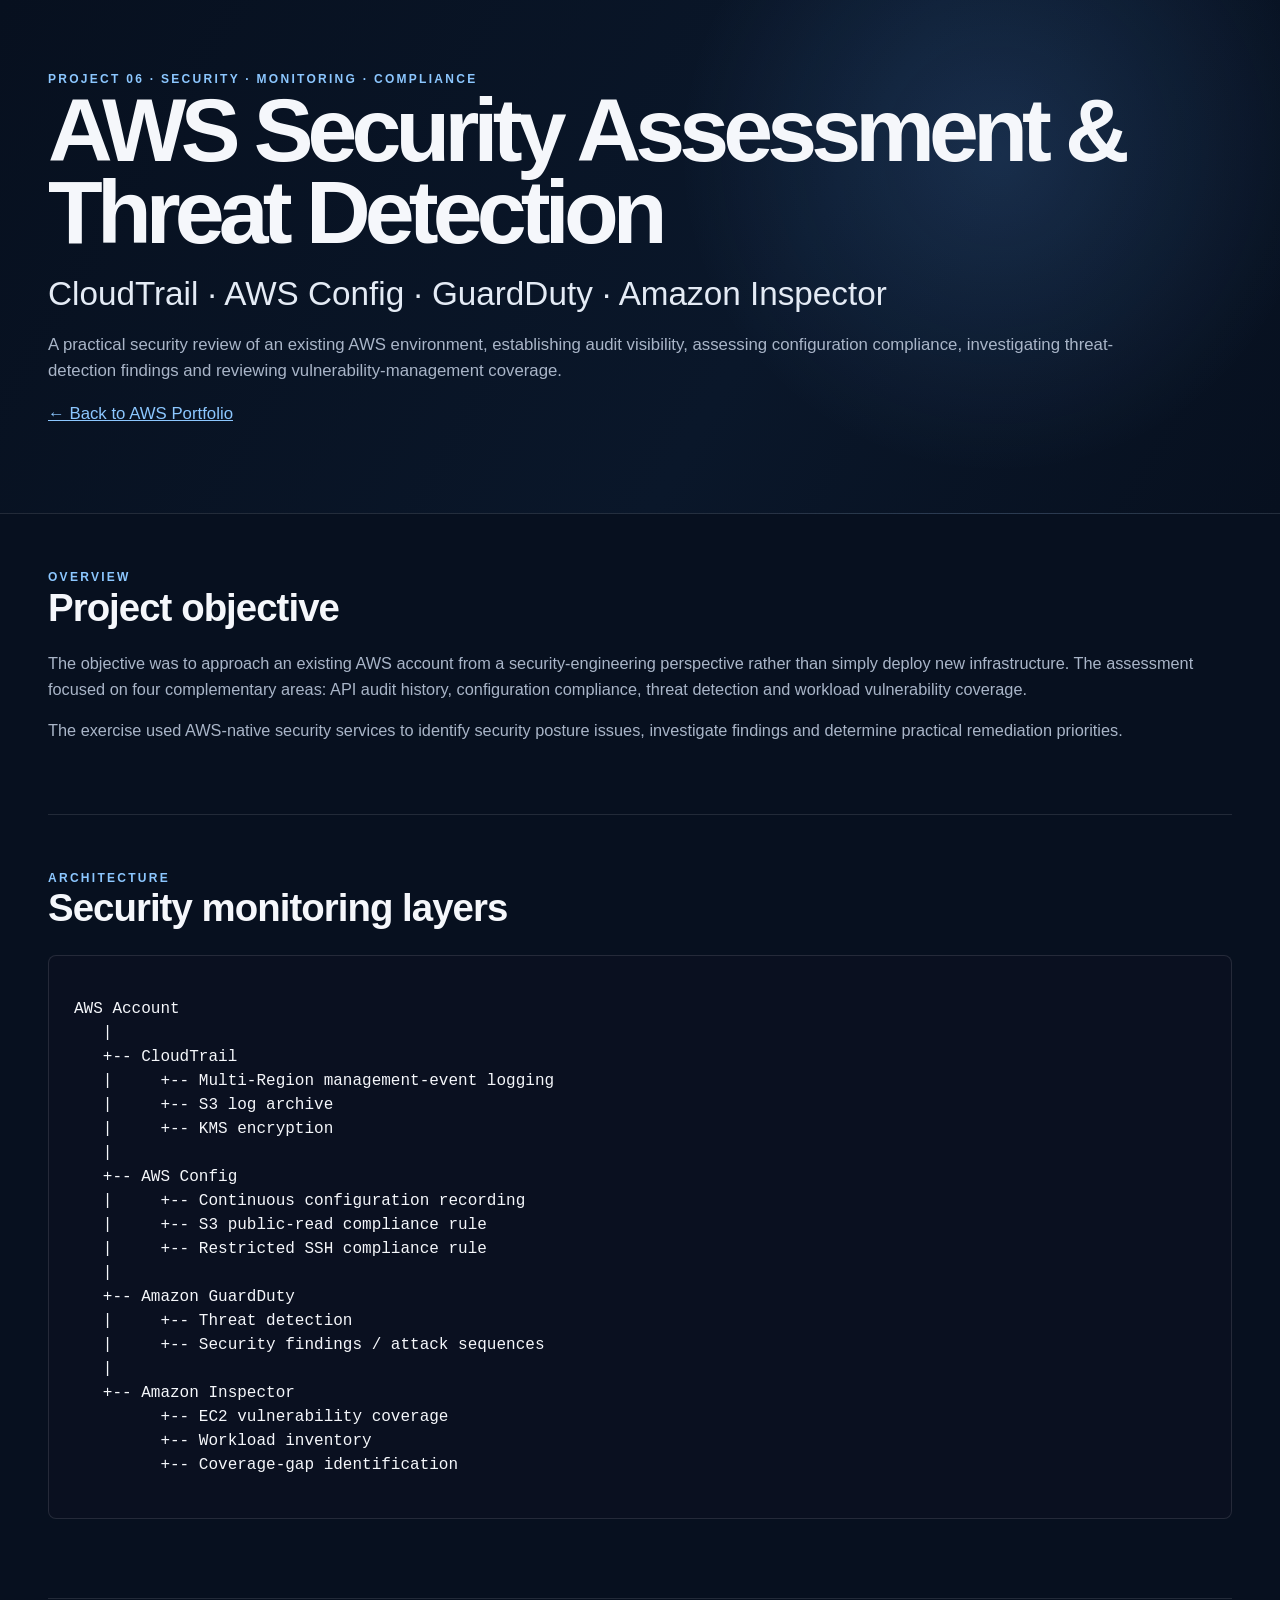
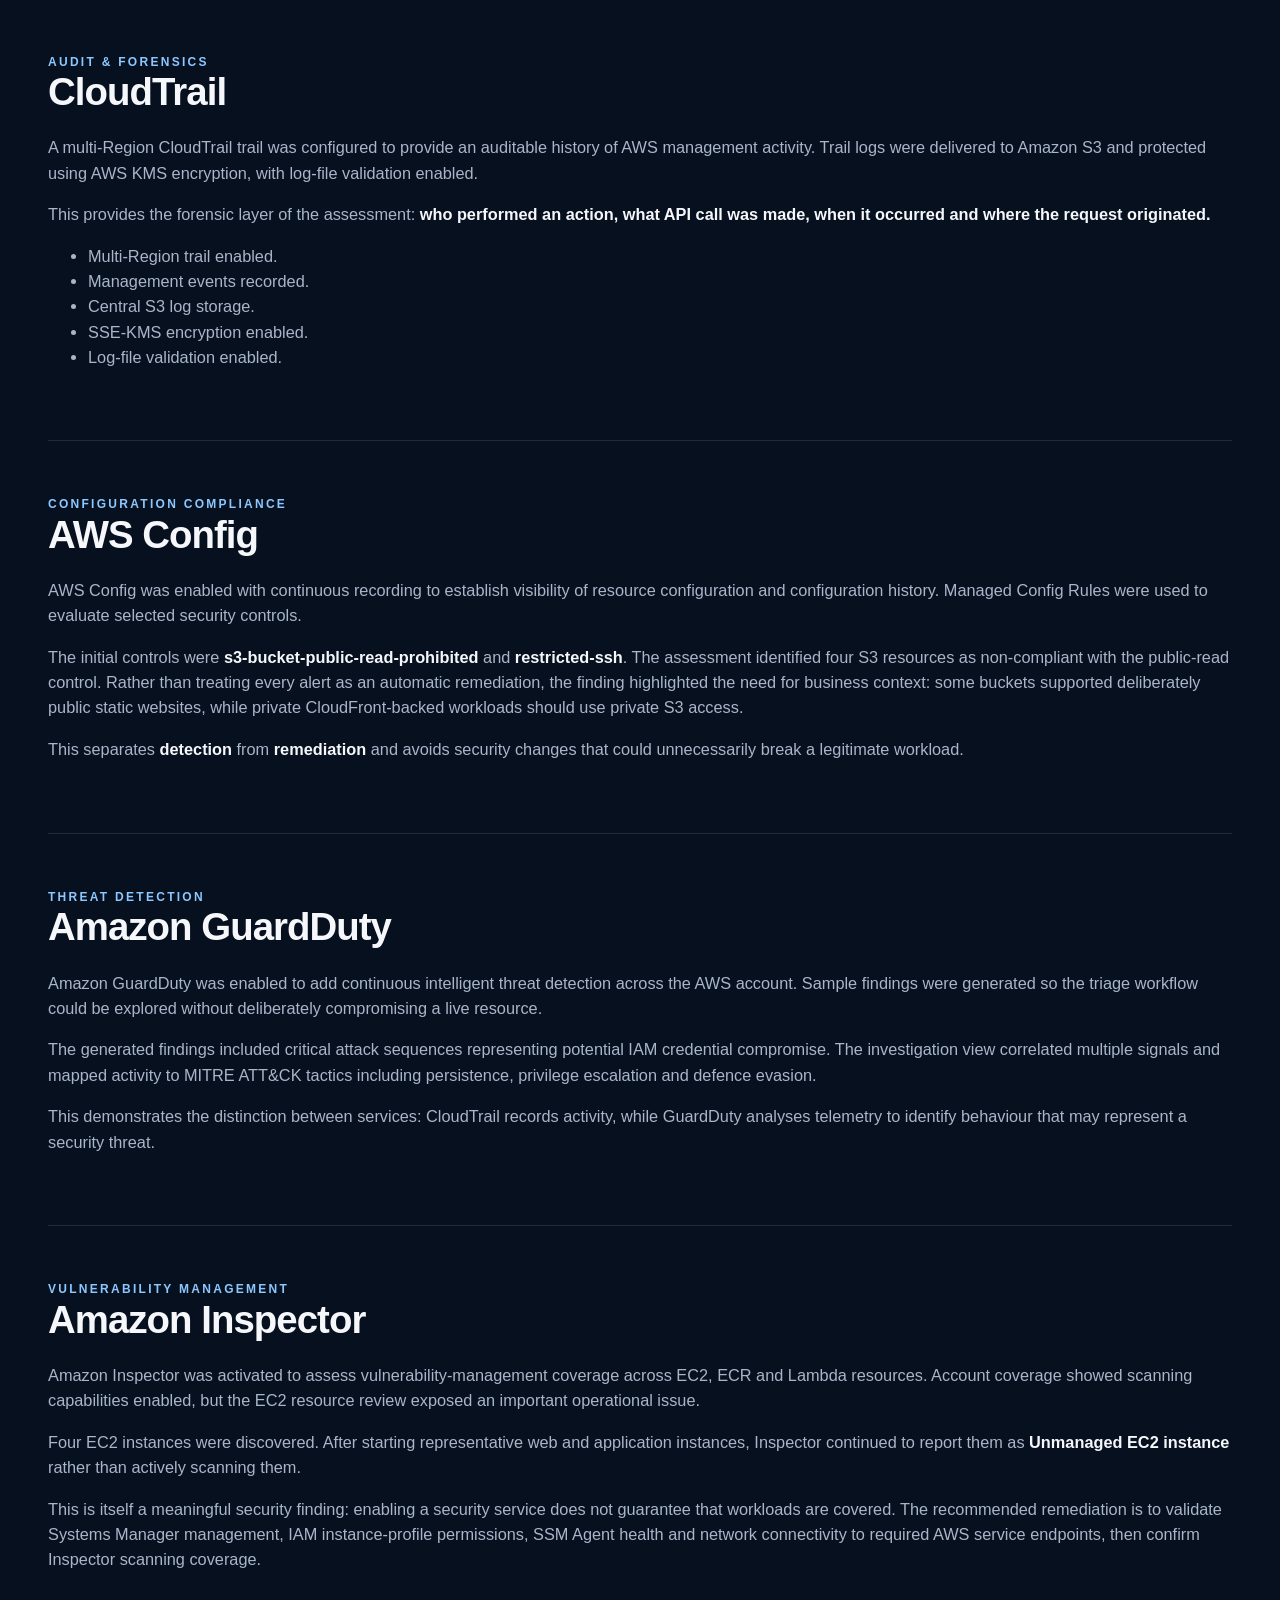
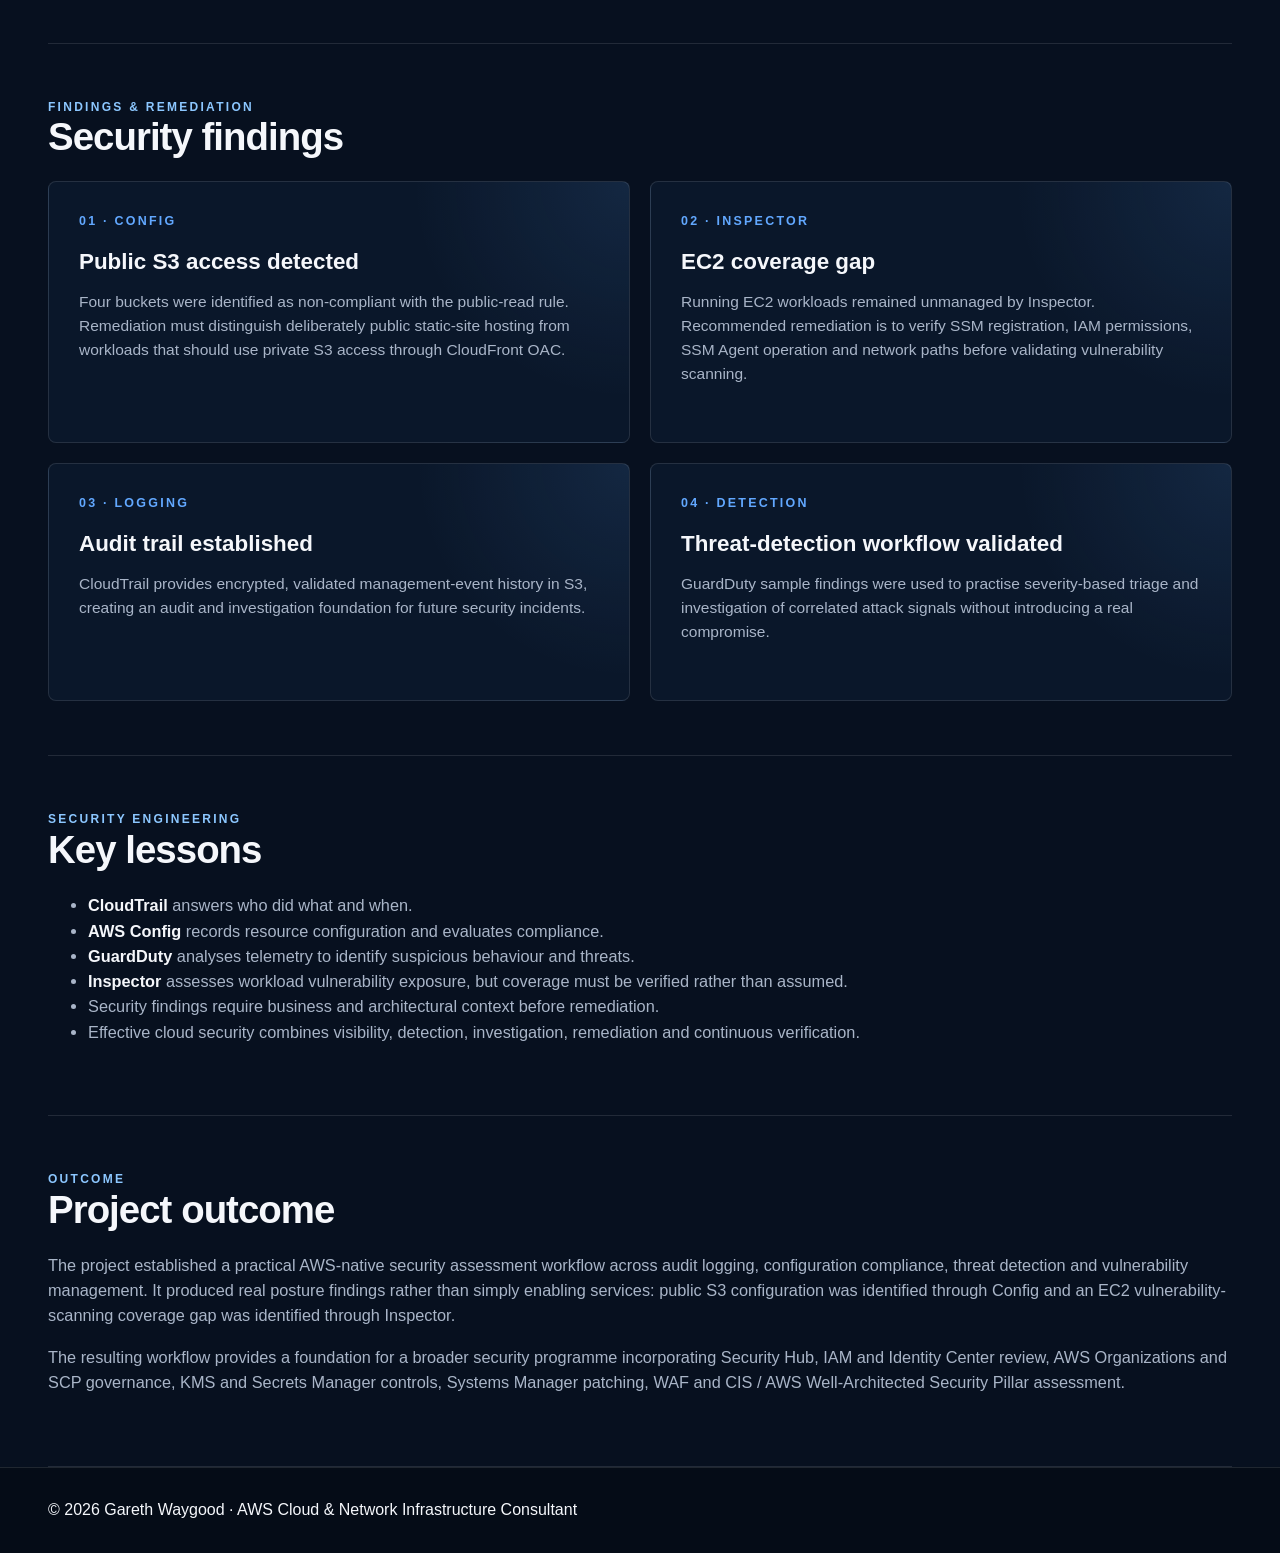
<file: site/project6.html>
<!DOCTYPE html><html lang="en"><head><meta charset="UTF-8"><meta name="viewport" content="width=device-width, initial-scale=1.0"><meta name="description" content="AWS Security Assessment project using CloudTrail, AWS Config, GuardDuty and Amazon Inspector."><title>Project 06 | AWS Security Assessment &amp; Threat Detection</title><link rel="icon" type="image/png" href="favicon.png"><link rel="stylesheet" href="styles.css"></head><body>
<header><div class="section-eyebrow">PROJECT 06 · SECURITY · MONITORING · COMPLIANCE</div><h1>AWS Security Assessment &amp; Threat Detection</h1><h2>CloudTrail · AWS Config · GuardDuty · Amazon Inspector</h2><p>A practical security review of an existing AWS environment, establishing audit visibility, assessing configuration compliance, investigating threat-detection findings and reviewing vulnerability-management coverage.</p><p><a href="index.html#projects">← Back to AWS Portfolio</a></p></header>
<section><div class="section-eyebrow">OVERVIEW</div><h2>Project objective</h2><p>The objective was to approach an existing AWS account from a security-engineering perspective rather than simply deploy new infrastructure. The assessment focused on four complementary areas: API audit history, configuration compliance, threat detection and workload vulnerability coverage.</p><p>The exercise used AWS-native security services to identify security posture issues, investigate findings and determine practical remediation priorities.</p></section>
<section><div class="section-eyebrow">ARCHITECTURE</div><h2>Security monitoring layers</h2><div class="architecture"><pre>AWS Account
   |
   +-- CloudTrail
   |     +-- Multi-Region management-event logging
   |     +-- S3 log archive
   |     +-- KMS encryption
   |
   +-- AWS Config
   |     +-- Continuous configuration recording
   |     +-- S3 public-read compliance rule
   |     +-- Restricted SSH compliance rule
   |
   +-- Amazon GuardDuty
   |     +-- Threat detection
   |     +-- Security findings / attack sequences
   |
   +-- Amazon Inspector
         +-- EC2 vulnerability coverage
         +-- Workload inventory
         +-- Coverage-gap identification</pre></div></section>
<section><div class="section-eyebrow">AUDIT &amp; FORENSICS</div><h2>CloudTrail</h2><p>A multi-Region CloudTrail trail was configured to provide an auditable history of AWS management activity. Trail logs were delivered to Amazon S3 and protected using AWS KMS encryption, with log-file validation enabled.</p><p>This provides the forensic layer of the assessment: <strong>who performed an action, what API call was made, when it occurred and where the request originated.</strong></p><ul><li>Multi-Region trail enabled.</li><li>Management events recorded.</li><li>Central S3 log storage.</li><li>SSE-KMS encryption enabled.</li><li>Log-file validation enabled.</li></ul></section>
<section><div class="section-eyebrow">CONFIGURATION COMPLIANCE</div><h2>AWS Config</h2><p>AWS Config was enabled with continuous recording to establish visibility of resource configuration and configuration history. Managed Config Rules were used to evaluate selected security controls.</p><p>The initial controls were <strong>s3-bucket-public-read-prohibited</strong> and <strong>restricted-ssh</strong>. The assessment identified four S3 resources as non-compliant with the public-read control. Rather than treating every alert as an automatic remediation, the finding highlighted the need for business context: some buckets supported deliberately public static websites, while private CloudFront-backed workloads should use private S3 access.</p><p>This separates <strong>detection</strong> from <strong>remediation</strong> and avoids security changes that could unnecessarily break a legitimate workload.</p></section>
<section><div class="section-eyebrow">THREAT DETECTION</div><h2>Amazon GuardDuty</h2><p>Amazon GuardDuty was enabled to add continuous intelligent threat detection across the AWS account. Sample findings were generated so the triage workflow could be explored without deliberately compromising a live resource.</p><p>The generated findings included critical attack sequences representing potential IAM credential compromise. The investigation view correlated multiple signals and mapped activity to MITRE ATT&amp;CK tactics including persistence, privilege escalation and defence evasion.</p><p>This demonstrates the distinction between services: CloudTrail records activity, while GuardDuty analyses telemetry to identify behaviour that may represent a security threat.</p></section>
<section><div class="section-eyebrow">VULNERABILITY MANAGEMENT</div><h2>Amazon Inspector</h2><p>Amazon Inspector was activated to assess vulnerability-management coverage across EC2, ECR and Lambda resources. Account coverage showed scanning capabilities enabled, but the EC2 resource review exposed an important operational issue.</p><p>Four EC2 instances were discovered. After starting representative web and application instances, Inspector continued to report them as <strong>Unmanaged EC2 instance</strong> rather than actively scanning them.</p><p>This is itself a meaningful security finding: enabling a security service does not guarantee that workloads are covered. The recommended remediation is to validate Systems Manager management, IAM instance-profile permissions, SSM Agent health and network connectivity to required AWS service endpoints, then confirm Inspector scanning coverage.</p></section>
<section><div class="section-eyebrow">FINDINGS &amp; REMEDIATION</div><h2>Security findings</h2><div class="projects-grid"><article class="project"><div class="project-number">01 · CONFIG</div><h3>Public S3 access detected</h3><p>Four buckets were identified as non-compliant with the public-read rule. Remediation must distinguish deliberately public static-site hosting from workloads that should use private S3 access through CloudFront OAC.</p></article><article class="project"><div class="project-number">02 · INSPECTOR</div><h3>EC2 coverage gap</h3><p>Running EC2 workloads remained unmanaged by Inspector. Recommended remediation is to verify SSM registration, IAM permissions, SSM Agent operation and network paths before validating vulnerability scanning.</p></article><article class="project"><div class="project-number">03 · LOGGING</div><h3>Audit trail established</h3><p>CloudTrail provides encrypted, validated management-event history in S3, creating an audit and investigation foundation for future security incidents.</p></article><article class="project"><div class="project-number">04 · DETECTION</div><h3>Threat-detection workflow validated</h3><p>GuardDuty sample findings were used to practise severity-based triage and investigation of correlated attack signals without introducing a real compromise.</p></article></div></section>
<section><div class="section-eyebrow">SECURITY ENGINEERING</div><h2>Key lessons</h2><ul><li><strong>CloudTrail</strong> answers who did what and when.</li><li><strong>AWS Config</strong> records resource configuration and evaluates compliance.</li><li><strong>GuardDuty</strong> analyses telemetry to identify suspicious behaviour and threats.</li><li><strong>Inspector</strong> assesses workload vulnerability exposure, but coverage must be verified rather than assumed.</li><li>Security findings require business and architectural context before remediation.</li><li>Effective cloud security combines visibility, detection, investigation, remediation and continuous verification.</li></ul></section>
<section><div class="section-eyebrow">OUTCOME</div><h2>Project outcome</h2><p>The project established a practical AWS-native security assessment workflow across audit logging, configuration compliance, threat detection and vulnerability management. It produced real posture findings rather than simply enabling services: public S3 configuration was identified through Config and an EC2 vulnerability-scanning coverage gap was identified through Inspector.</p><p>The resulting workflow provides a foundation for a broader security programme incorporating Security Hub, IAM and Identity Center review, AWS Organizations and SCP governance, KMS and Secrets Manager controls, Systems Manager patching, WAF and CIS / AWS Well-Architected Security Pillar assessment.</p></section>
<footer><p>© 2026 Gareth Waygood · AWS Cloud &amp; Network Infrastructure Consultant</p></footer></body></html>
</file>
<file: styles.css>
body {
    font-family: Arial, sans-serif;
    margin: 0;
    background: #0b1220;
    color: #e8edf5;
    line-height: 1.6;
}

header {
    padding: 80px 10%;
    background: #111c30;
}

header h1 {
    font-size: 48px;
    margin-bottom: 0;
}

header h2 {
    font-size: 26px;
    font-weight: normal;
}

section {
    padding: 50px 10%;
    max-width: 1000px;
}

section h2 {
    font-size: 30px;
}

.project {
    background: #152238;
    padding: 25px;
    margin: 20px 0;
    border-radius: 8px;
}

.project h3 {
    margin-top: 0;
}

footer {
    padding: 30px 10%;
    background: #080d17;
}
a {
    color: #8ec5ff;
    text-decoration: none;
}

a:hover {
    text-decoration: underline;
}

.architecture {
    background: #0a1020;
    padding: 25px;
    margin: 25px 0;
    border-radius: 8px;
    overflow-x: auto;
}

.architecture pre {
    font-family: "Courier New", monospace;
    line-height: 1.5;
}

ol li {
    margin-bottom: 12px;
}
/* AWS Architecture Diagram */

.architecture-image {
    margin: 30px auto;
    text-align: center;
}

.architecture-image img {
    width: 100%;
    max-width: 1000px;
    height: auto;
    display: block;
    margin: 0 auto;
    object-fit: contain;
}
</file>
<file: site/styles.css>
*{box-sizing:border-box}
:root{--bg:#07101f;--panel:#0a172a;--panel2:#0d1c31;--line:rgba(255,255,255,.11);--text:#f5f7fb;--muted:#a9b5c8;--blue:#62a8ff;--max:1400px}
html{scroll-behavior:smooth}
body{margin:0;background:var(--bg);color:var(--text);font-family:Inter,-apple-system,BlinkMacSystemFont,"Segoe UI",Roboto,Helvetica,Arial,sans-serif;line-height:1.55;-webkit-font-smoothing:antialiased}
.container{width:min(calc(100% - 96px),var(--max));margin:0 auto}
.hero{position:relative;overflow:hidden;background:radial-gradient(circle at 78% 30%,rgba(98,168,255,.17),transparent 30%),linear-gradient(120deg,#07101f 0%,#0a172a 60%,#07101f 100%);border-bottom:1px solid rgba(255,255,255,.22)}
.hero:before{content:"";position:absolute;inset:0;pointer-events:none;opacity:.12;background-image:linear-gradient(rgba(255,255,255,.045) 1px,transparent 1px),linear-gradient(90deg,rgba(255,255,255,.045) 1px,transparent 1px);background-size:64px 64px;mask-image:linear-gradient(to right,transparent 12%,black 100%)}
.hero-layout{position:relative;z-index:1;min-height:590px;display:grid;grid-template-columns:minmax(0,1.5fr) minmax(300px,.5fr);gap:70px;align-items:center;padding:70px 0}
.eyebrow,.section-eyebrow{color:#8cc7ff;letter-spacing:.19em;font-size:.75rem;font-weight:750}
h1{margin:18px 0 0;font-size:clamp(4.2rem,7.6vw,7.5rem);line-height:.92;letter-spacing:-.07em;white-space:nowrap}
h1 span{color:var(--blue)}
.hero h2{margin:22px 0 18px;font-size:clamp(1.55rem,2.6vw,2.3rem);line-height:1.15;font-weight:500;color:#e4ebf5}
.intro{max-width:850px;margin:0;color:var(--muted);font-size:1.08rem}
.actions{display:flex;flex-wrap:wrap;gap:14px;margin-top:32px}
.button{display:inline-block;padding:13px 23px;border:1px solid rgba(255,255,255,.28);border-radius:5px;color:var(--text);text-decoration:none;font-weight:700;background:rgba(255,255,255,.025);transition:.2s}
.button:hover{transform:translateY(-2px);border-color:rgba(255,255,255,.55);background:rgba(255,255,255,.07)}
.button.primary{background:var(--blue);border-color:var(--blue);color:#06101f}
.photo-wrap{display:flex;justify-content:center;align-items:center}
.profile-photo{display:block;width:min(100%,340px);aspect-ratio:1/1;object-fit:cover;border-radius:50%;border:10px solid #fff;outline:2px solid rgba(255,255,255,.25);box-shadow:0 28px 80px rgba(0,0,0,.42)}
.stats{position:relative;z-index:2;background:rgba(5,14,27,.78);border-top:1px solid rgba(255,255,255,.13)}
.stats-grid{display:grid;grid-template-columns:repeat(4,1fr)}
.stats-grid>div{min-height:126px;padding:26px 34px;border-right:1px solid var(--line);display:flex;flex-direction:column;justify-content:center}
.stats-grid>div:first-child{padding-left:0}.stats-grid>div:last-child{border-right:0}
.stats strong{display:block;color:var(--blue);font-size:1.8rem;line-height:1.1}.stats span{margin-top:9px;color:var(--muted);font-size:.9rem}
.content-section{padding:76px 0;border-bottom:1px solid var(--line);background:#07101f}.content-section.alternate{background:#081426}.narrow{max-width:1100px}
.content-section h2{margin:10px 0 20px;font-size:clamp(2.1rem,4vw,3.3rem);line-height:1.05;letter-spacing:-.035em}.content-section p{color:var(--muted);font-size:1.05rem}
.cert-grid{display:grid;grid-template-columns:repeat(2,minmax(0,1fr));gap:12px;margin-top:28px}.cert-grid>div{min-height:76px;padding:20px 22px;display:flex;flex-direction:column;justify-content:center;background:rgba(255,255,255,.025);border:1px solid var(--line);border-radius:6px;font-weight:700}.cert-grid span{margin-top:3px;color:var(--muted);font-size:.82rem;font-weight:500}
.section-intro{max-width:800px;margin:0 0 34px}.projects-grid{display:grid;grid-template-columns:repeat(2,minmax(0,1fr));gap:20px}
.project{position:relative;min-height:280px;padding:30px;overflow:hidden;border:1px solid var(--line);border-radius:8px;background:radial-gradient(circle at 100% 0%,rgba(98,168,255,.11),transparent 34%),var(--panel);transition:.2s}
.project:hover{transform:translateY(-3px);border-color:rgba(98,168,255,.5);background:radial-gradient(circle at 100% 0%,rgba(98,168,255,.16),transparent 38%),var(--panel2)}
.project-number{margin-bottom:18px;color:var(--blue);font-size:.78rem;font-weight:800;letter-spacing:.18em}.project h3{margin:0 0 14px;font-size:1.4rem;line-height:1.2}.project h3 a{color:var(--text);text-decoration:none}.project h3 a:hover{color:var(--blue)}.project p{margin:0 0 26px;font-size:.97rem}.project-link{color:#8cc7ff;font-size:.9rem;font-weight:750;text-decoration:none}.project-link:hover{text-decoration:underline}
.status{display:inline-block;margin:-4px 0 14px;padding:4px 8px;border:1px solid rgba(98,168,255,.35);border-radius:4px;color:#8cc7ff;font-size:.67rem;font-weight:800;letter-spacing:.12em}
footer{border-top:1px solid var(--line);padding:30px 0;background:#050c17}.footer-inner{display:flex;justify-content:space-between;align-items:center;gap:30px}.footer-inner strong,.footer-inner span{display:block}.footer-inner span{color:var(--muted);font-size:.82rem}.footer-links{display:flex;flex-wrap:wrap;gap:22px}.footer-links a{color:var(--muted);text-decoration:none;font-size:.88rem}.footer-links a:hover{color:var(--text)}
.architecture{background:#0a1020;padding:25px;margin:25px 0;border:1px solid var(--line);border-radius:8px;overflow-x:auto}.architecture pre{font-family:"Courier New",monospace;line-height:1.5}.architecture-image{margin:30px auto;text-align:center}.architecture-image img{width:100%;max-width:1000px;height:auto;display:block;margin:0 auto;object-fit:contain}.github-cta{margin-top:24px}.github-button{display:inline-block;padding:13px 23px;background:var(--blue);color:#06101f;border:1px solid var(--blue);border-radius:5px;font-weight:700;text-decoration:none}
@media(max-width:1050px){.container{width:min(calc(100% - 48px),var(--max))}.hero-layout{grid-template-columns:minmax(0,1.2fr) 280px;gap:38px}h1{white-space:normal;font-size:clamp(3.7rem,8vw,6rem)}.profile-photo{width:270px}}
@media(max-width:760px){.container{width:min(calc(100% - 32px),var(--max))}.hero-layout{min-height:auto;grid-template-columns:1fr;gap:34px;padding:55px 0}.photo-wrap{order:-1;justify-content:flex-start}.profile-photo{width:min(56vw,235px);border-width:7px}h1{font-size:clamp(3.3rem,16vw,5rem)}.hero h2{font-size:1.55rem}.stats-grid{grid-template-columns:1fr 1fr}.stats-grid>div,.stats-grid>div:first-child{min-height:105px;padding:20px 16px;border-bottom:1px solid var(--line)}.stats-grid>div:nth-child(2){border-right:0}.stats-grid>div:nth-child(3),.stats-grid>div:nth-child(4){border-bottom:0}.stats strong{font-size:1.45rem}.content-section{padding:58px 0}.cert-grid,.projects-grid{grid-template-columns:1fr}.project{min-height:auto}.footer-inner{flex-direction:column;align-items:flex-start}}


/* =========================================================
   PROJECT DETAIL PAGES
   Keeps project1.html–project5.html aligned with the
   portfolio homepage and prevents content touching screen edges.
   ========================================================= */

body > header {
  position: relative;
  overflow: hidden;
  padding: 70px max(48px, calc((100vw - 1400px) / 2));
  background:
    radial-gradient(circle at 78% 30%, rgba(98,168,255,.17), transparent 30%),
    linear-gradient(120deg, #07101f 0%, #0a172a 60%, #07101f 100%);
  border-bottom: 1px solid var(--line);
}

body > header h1 {
  margin: 0;
  color: var(--text);
  font-size: clamp(4rem, 7vw, 7rem);
  line-height: .92;
  letter-spacing: -.065em;
  white-space: normal;
}

body > header h2 {
  margin: 22px 0 18px;
  color: #e4ebf5;
  font-size: clamp(1.55rem, 2.6vw, 2.3rem);
  line-height: 1.15;
  font-weight: 500;
}

body > header p {
  max-width: 1100px;
  color: var(--muted);
  font-size: 1.05rem;
}

body > header a {
  color: #8cc7ff;
}

body > section {
  width: min(calc(100% - 96px), 1400px);
  margin: 0 auto;
  padding: 54px 0;
  border-bottom: 1px solid var(--line);
}

body > section h2 {
  margin: 0 0 22px;
  color: var(--text);
  font-size: clamp(1.8rem, 3vw, 2.6rem);
  line-height: 1.1;
  letter-spacing: -.025em;
}

body > section h3 {
  color: var(--text);
}

body > section p,
body > section li {
  color: var(--muted);
  font-size: 1.02rem;
}

body > section strong {
  color: var(--text);
}

body > section .project {
  min-height: 0;
}

body > footer > p {
  width: min(calc(100% - 96px), 1400px);
  margin: 0 auto;
}

@media (max-width: 760px) {
  body > header {
    padding: 50px 16px;
  }

  body > header h1 {
    font-size: clamp(3.2rem, 16vw, 5rem);
  }

  body > section {
    width: calc(100% - 32px);
    padding: 42px 0;
  }

  body > footer > p {
    width: calc(100% - 32px);
  }
}
</file>
